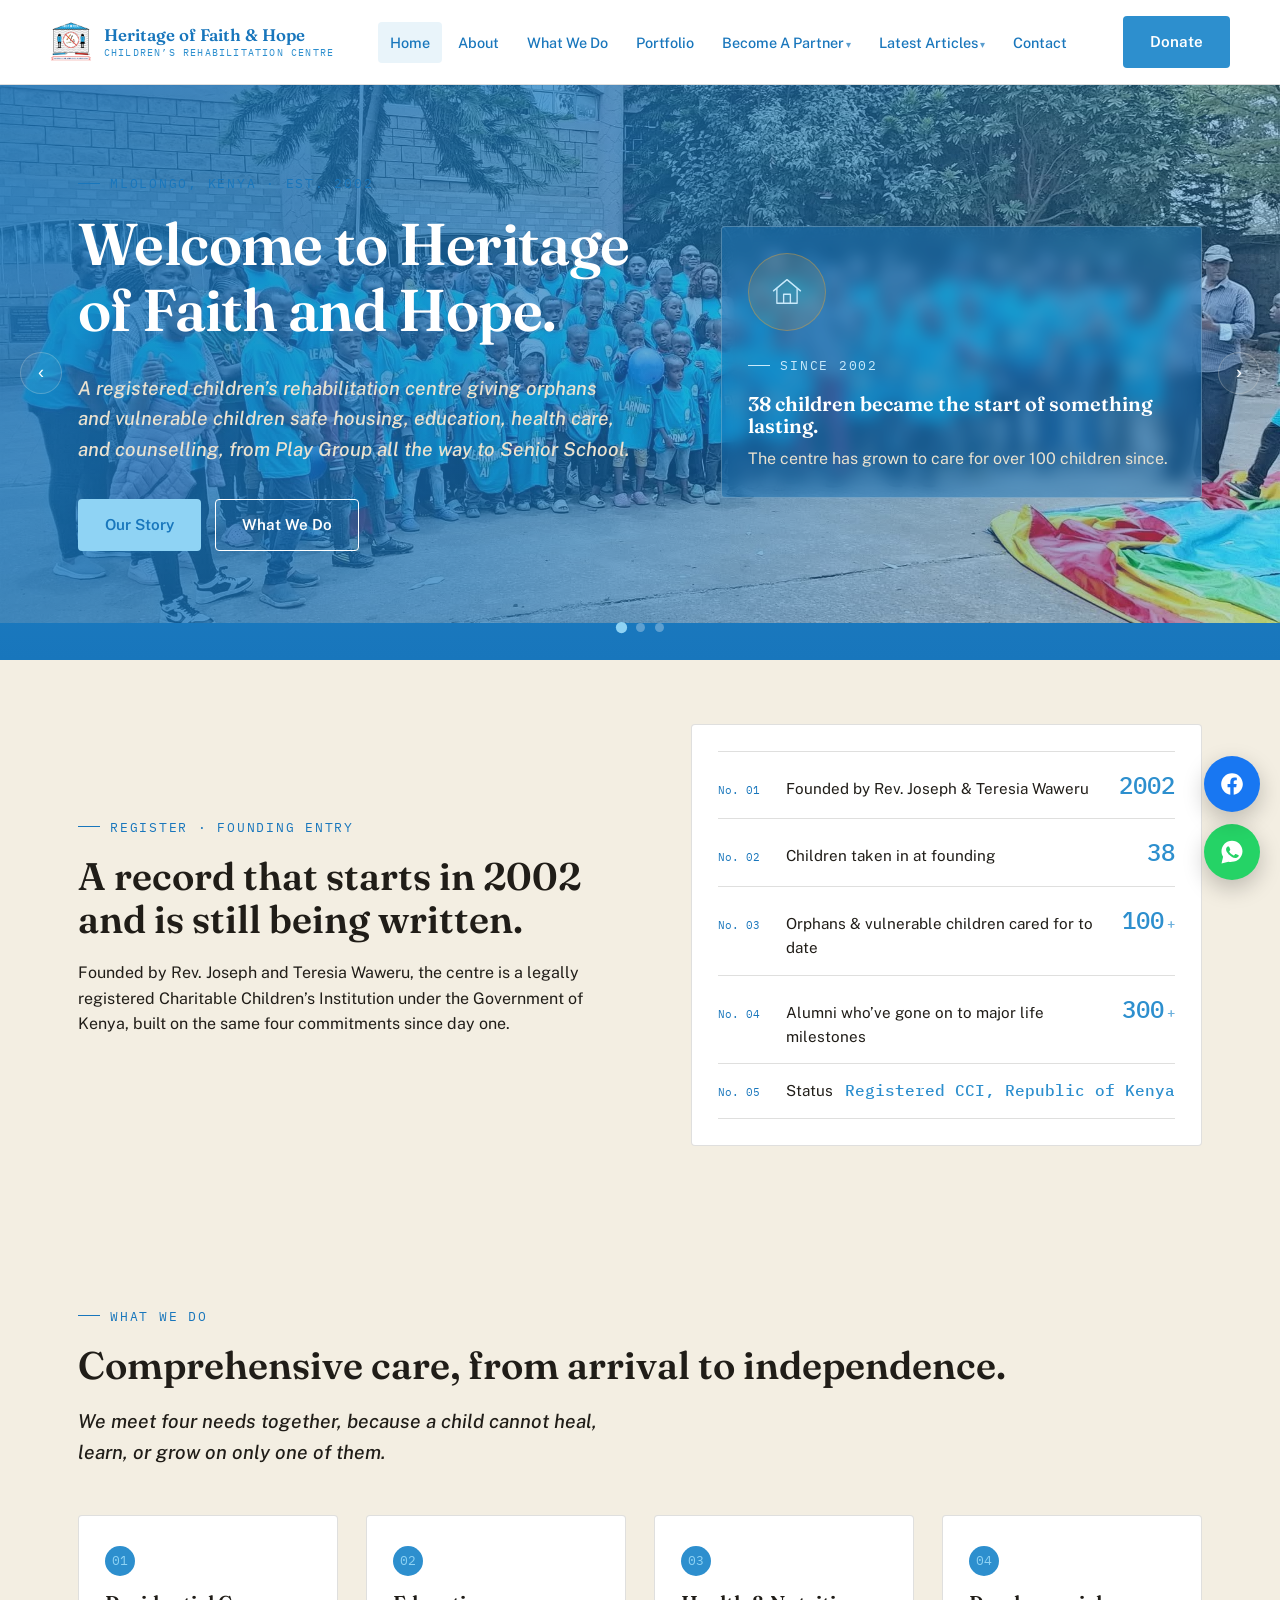
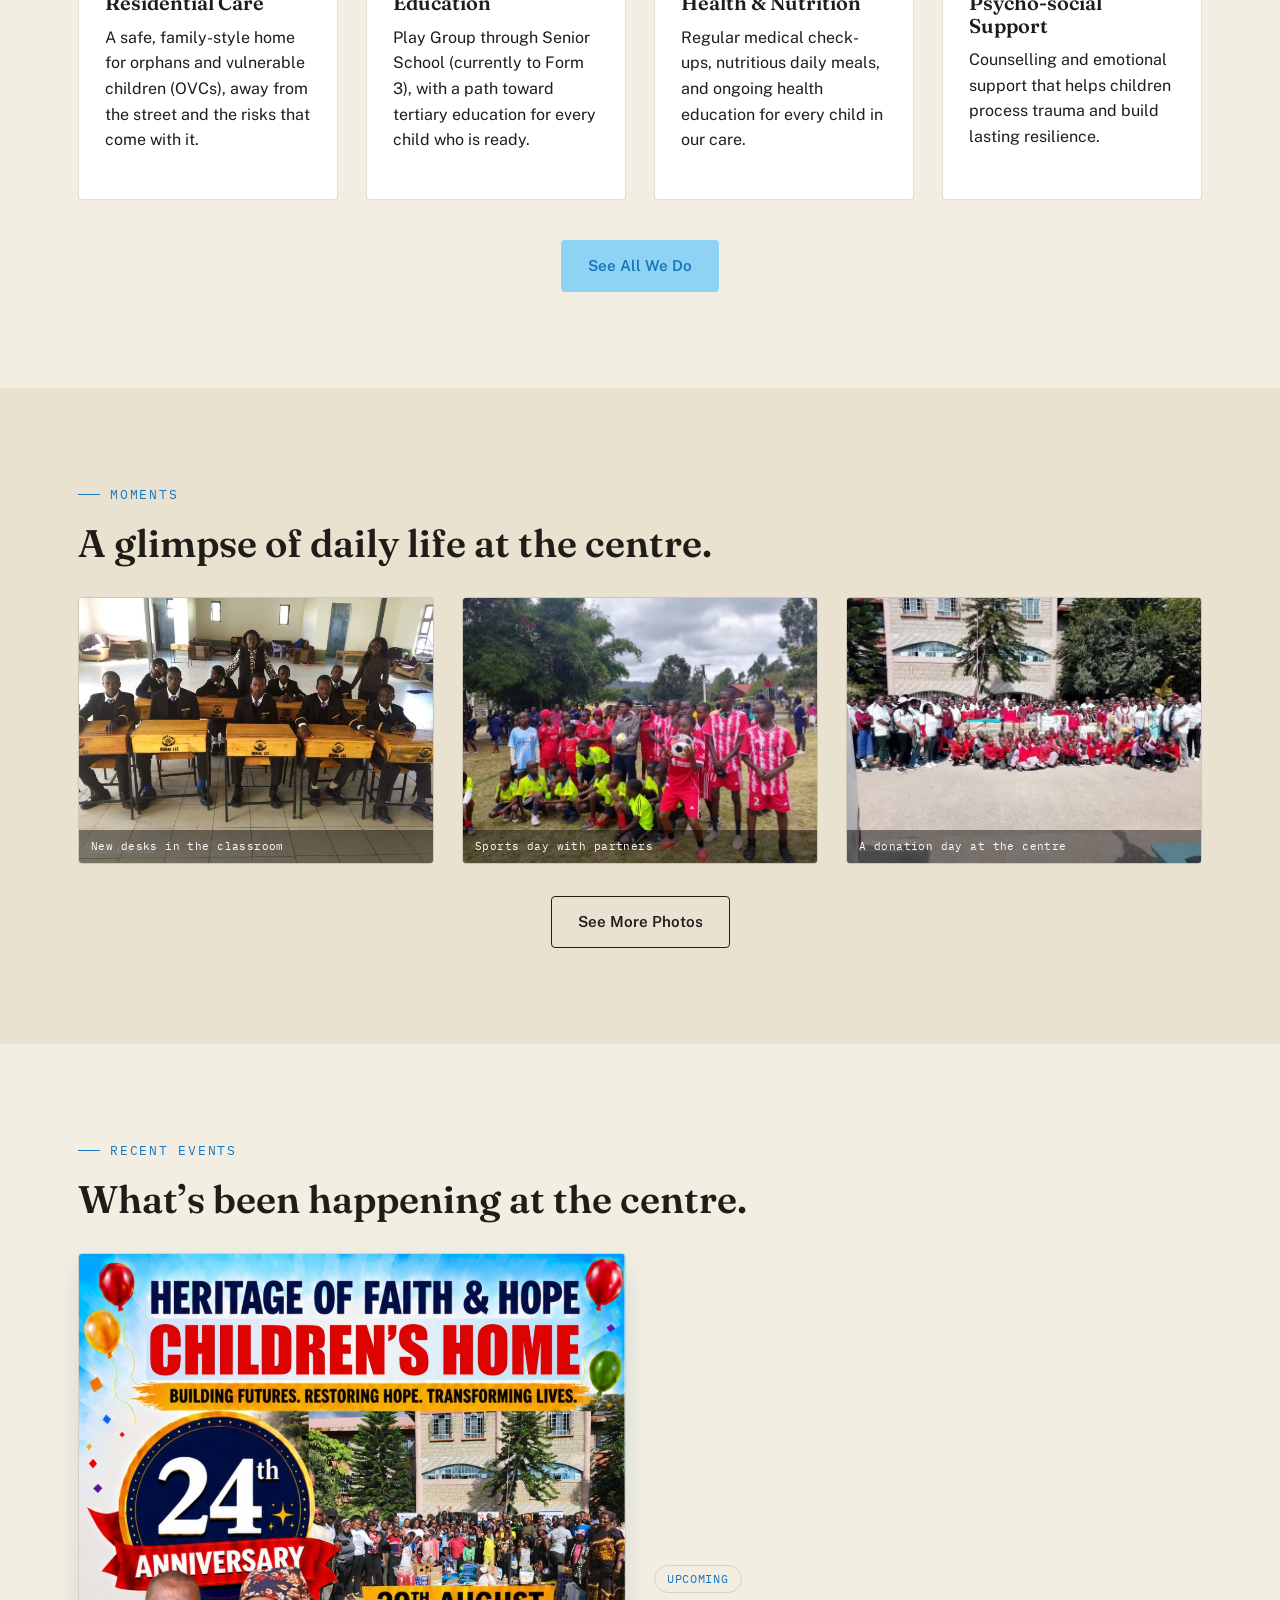
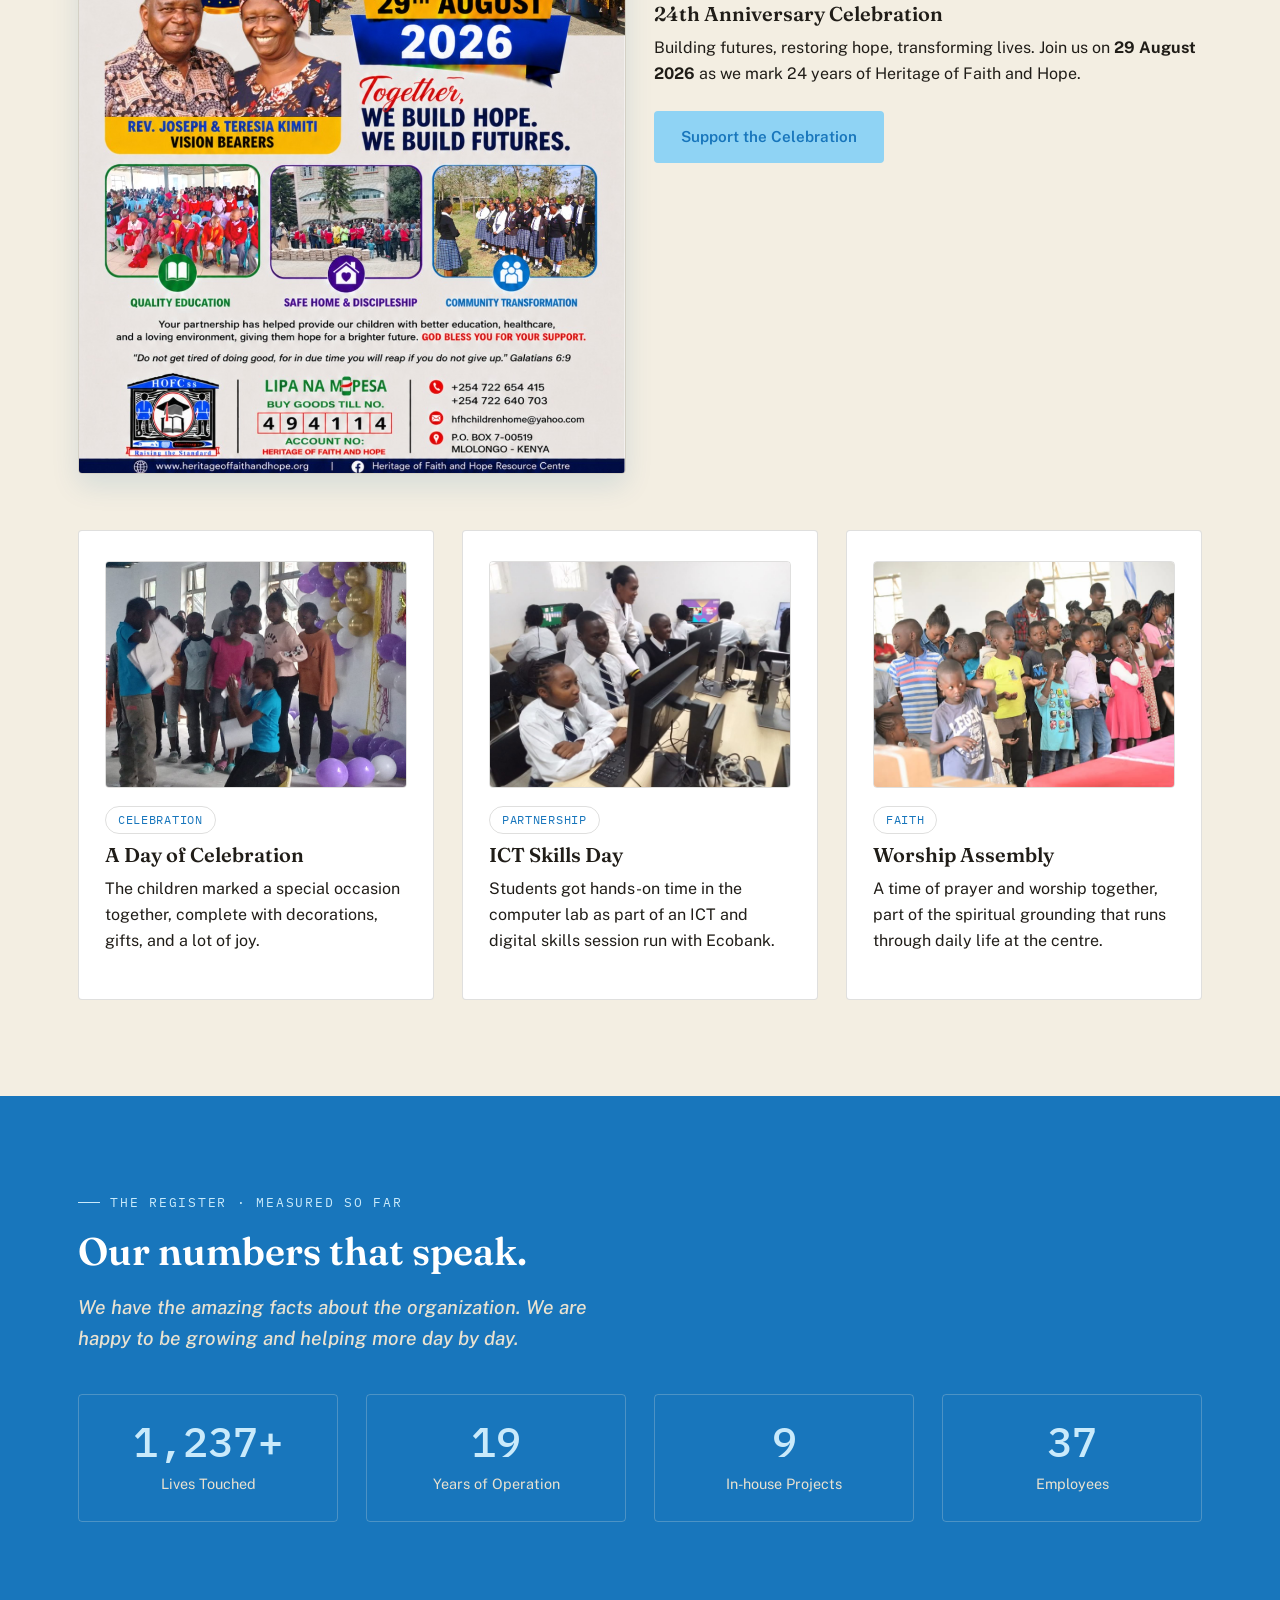
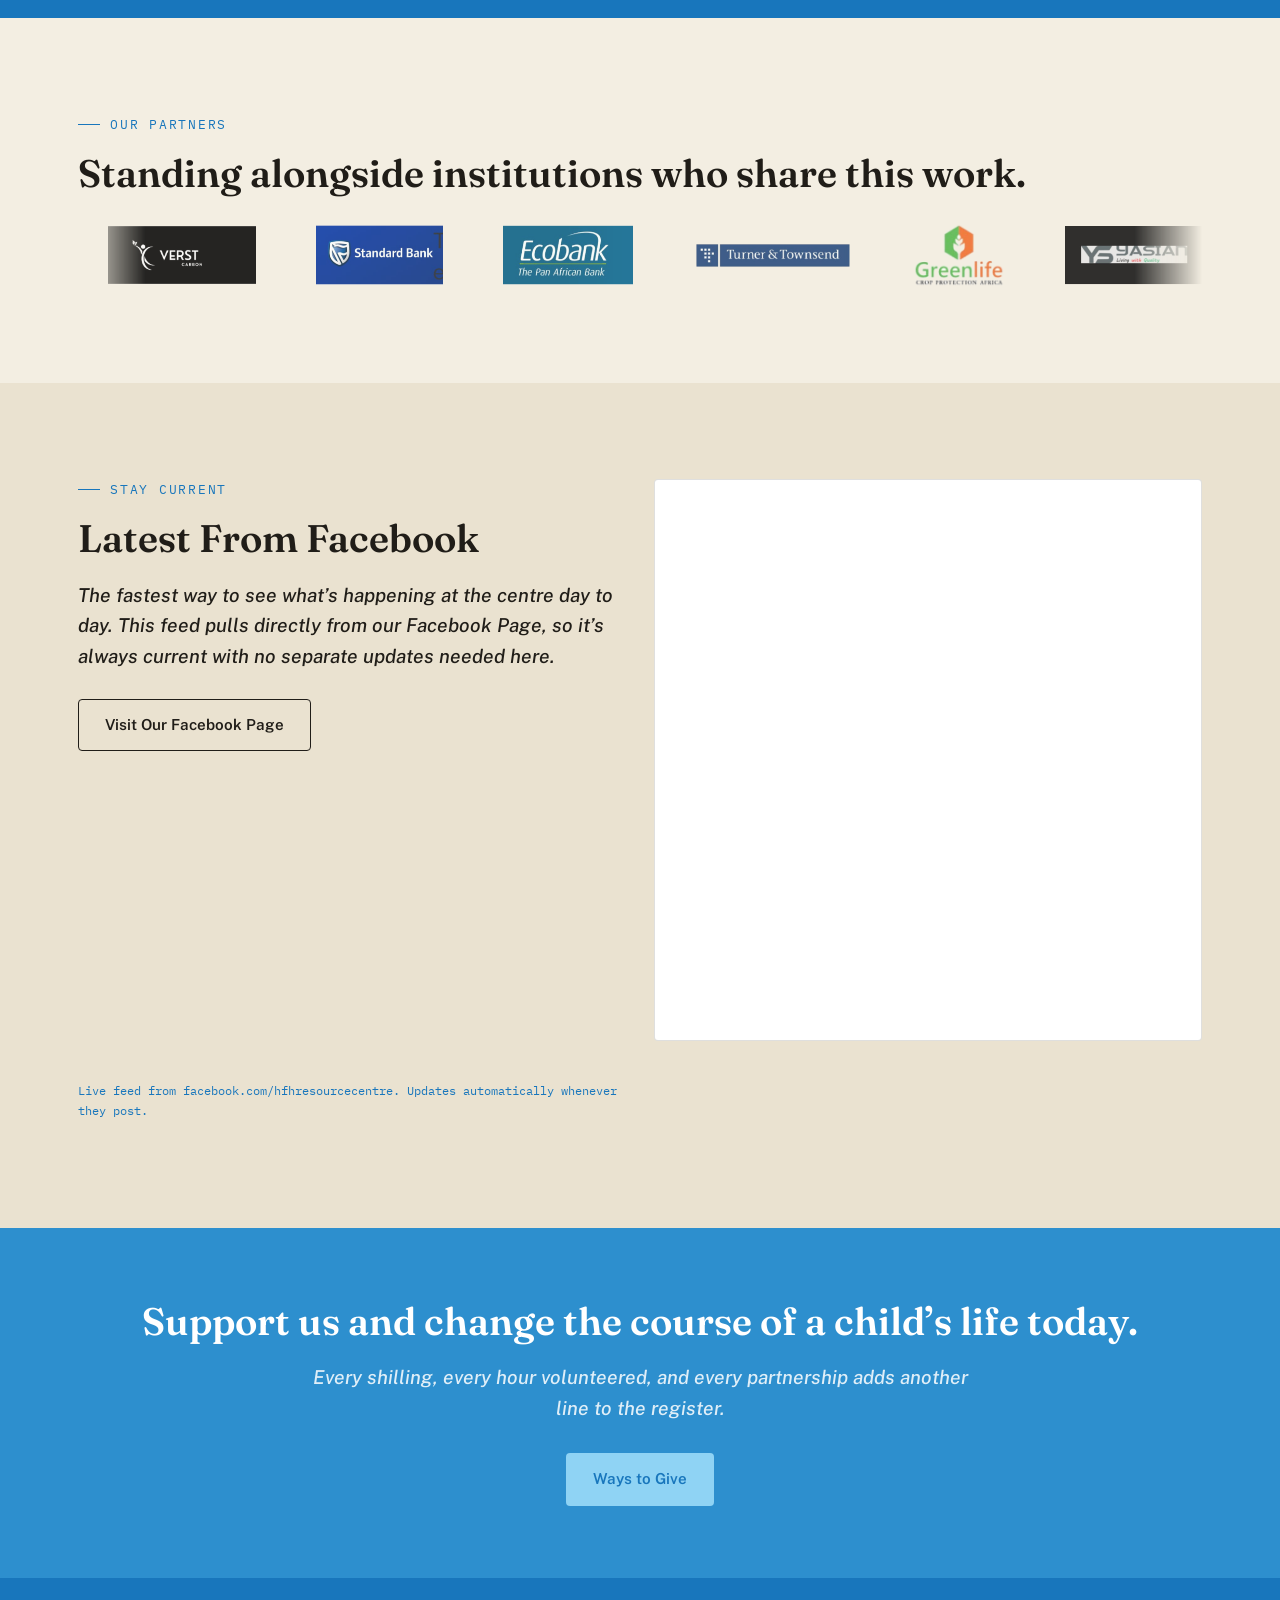
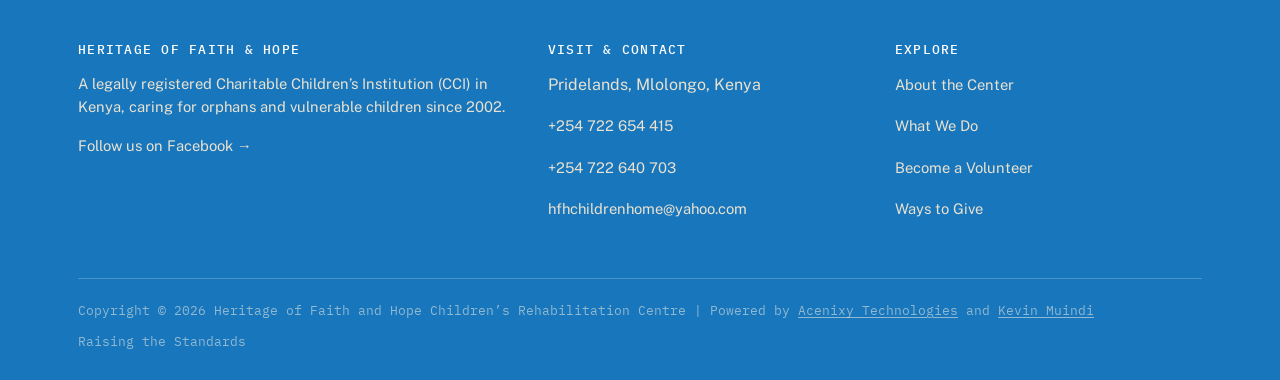
<file: index.html>
<!DOCTYPE html>
<html lang="en">
<head>
<meta charset="UTF-8">
<meta name="viewport" content="width=device-width, initial-scale=1.0">
<title>Home · Heritage of Faith and Hope</title>
<meta name="description" content="Heritage of Faith and Hope Children&rsquo;s Rehabilitation Centre: safe housing, education, health care and counselling for orphans and vulnerable children in Kenya since 2002.">
<link rel="stylesheet" href="css/styles.css">
</head>
<body>
  <header class="site-header">
    <div class="container nav">
      <a class="brand" href="index.html">
        <img src="assets/logo.png" alt="Heritage of Faith and Hope logo" class="brand-mark">
        <span class="brand-word">Heritage of Faith &amp; Hope<small>Children&rsquo;s Rehabilitation Centre</small></span>
      </a>
      <nav aria-label="Primary">
        <ul class="nav-links">
          <li><a class="nav-link is-active" href="index.html">Home</a></li>
<li><a class="nav-link" href="about.html">About</a></li>
<li><a class="nav-link" href="what-we-do.html">What We Do</a></li>
<li><a class="nav-link" href="portfolio.html">Portfolio</a></li>
<li class="has-dropdown">
              <a class="nav-link" href="become-a-partner.html">Become A Partner</a>
              <ul class="dropdown"><li><a href="become-a-volunteer.html">Become A Volunteer</a></li></ul>
            </li>
<li class="has-dropdown">
              <a class="nav-link" href="latest-articles.html">Latest Articles</a>
              <ul class="dropdown"><li><a href="gallery.html">Gallery</a></li></ul>
            </li>
<li><a class="nav-link" href="contact.html">Contact</a></li>
          <li class="btn-donate-mobile"><a class="btn btn-donate btn-block" href="donate.html">Donate</a></li>
        </ul>
      </nav>
      <div class="nav-actions">
        <a class="btn btn-donate" href="donate.html">Donate</a>
        <button class="nav-toggle" aria-label="Toggle menu" aria-expanded="false">☰</button>
      </div>
    </div>
  </header>
  
  <section class="hero-carousel" aria-roledescription="carousel" aria-label="Featured">
    <button class="carousel-arrow carousel-arrow--prev" aria-label="Previous slide">&#8249;</button>
    <button class="carousel-arrow carousel-arrow--next" aria-label="Next slide">&#8250;</button>
    <div class="carousel-track">

      <div class="carousel-slide" style="background-image:url('assets/carousel-welcome.jpg');">
        <div class="container hero-grid">
          <div>
            <p class="eyebrow">Mlolongo, Kenya &middot; Est. 2002</p>
            <h1>Welcome to Heritage of Faith and Hope.</h1>
            <p class="lede">A registered children&rsquo;s rehabilitation centre giving orphans and vulnerable children safe housing, education, health care, and counselling, from Play Group all the way to Senior School.</p>
            <div class="hero-actions">
              <a href="about.html" class="btn btn-primary">Our Story</a>
              <a href="what-we-do.html" class="btn btn-ghost">What We Do</a>
            </div>
          </div>
          <div class="hero-panel">
            <div class="slide-icon"><svg viewBox="0 0 64 64" fill="none" stroke="currentColor" stroke-width="2.4" stroke-linecap="round" stroke-linejoin="round"><path d="M8 30 32 10l24 20"/><path d="M14 26v26h36V26"/><path d="M26 52V36h12v16"/></svg></div>
            <p class="eyebrow" style="color:var(--gold-soft)">Since 2002</p>
            <h3 style="color:#fff; margin-bottom:8px;">38 children became the start of something lasting.</h3>
            <p style="color:var(--paper-2); margin-bottom:0;">The centre has grown to care for over 100 children since.</p>
          </div>
        </div>
      </div>

      <div class="carousel-slide" style="background-image:url('assets/carousel-volunteer.jpg');">
        <div class="container hero-grid">
          <div>
            <p class="eyebrow">Get Involved</p>
            <h1>Become a volunteer.</h1>
            <p class="lede">Join a close-knit family, not a rota. Tutor a class, run a health session, mentor a teenager, or simply spend a day with the children. Every hour changes something.</p>
            <div class="hero-actions">
              <a href="become-a-volunteer.html" class="btn btn-primary">Volunteer With Us</a>
              <a href="become-a-partner.html" class="btn btn-ghost">Partner Instead</a>
            </div>
          </div>
          <div class="hero-panel">
            <div class="slide-icon"><svg viewBox="0 0 64 64" fill="none" stroke="currentColor" stroke-width="2.4" stroke-linecap="round" stroke-linejoin="round"><path d="M10 34c8-14 20-18 30-10"/><path d="M54 34c-8-14-20-18-30-10"/><circle cx="32" cy="20" r="6"/><path d="M18 40c4 8 10 12 14 12s10-4 14-12"/></svg></div>
            <p class="eyebrow" style="color:var(--gold-soft)">Where You're Needed</p>
            <h3 style="color:#fff; margin-bottom:8px;">Tutoring, counselling, sports, and hands-on project support.</h3>
            <p style="color:var(--paper-2); margin-bottom:0;">A short orientation gets you started safely.</p>
          </div>
        </div>
      </div>

      <div class="carousel-slide" style="background-image:url('assets/carousel-donate.jpg');">
        <div class="container hero-grid">
          <div>
            <p class="eyebrow">Give Today</p>
            <h1>Every gift becomes a child&rsquo;s next chapter.</h1>
            <p class="lede">Give directly by M-Pesa, Ecobank, or bank transfer. Sponsor a child&rsquo;s education, fund a project, or set up a recurring gift. Every shilling reaches the centre directly.</p>
            <div class="hero-actions">
              <a href="donate.html" class="btn btn-primary">Ways to Give</a>
              <a href="portfolio.html" class="btn btn-ghost">See Our Projects</a>
            </div>
          </div>
          <div class="hero-panel">
            <div class="slide-icon"><svg viewBox="0 0 64 64" fill="none" stroke="currentColor" stroke-width="2.4" stroke-linecap="round" stroke-linejoin="round"><path d="M32 52 12 33c-6-6-6-15 0-20 5-5 13-5 18 1 5-6 13-6 18-1 6 5 6 14 0 20L32 52Z"/><path d="M24 30h6l3-6 4 10 3-4h4"/></svg></div>
            <p class="eyebrow" style="color:var(--gold-soft)">M-Pesa Till</p>
            <h3 style="color:#fff; margin-bottom:8px;">494114</h3>
            <p style="color:var(--paper-2); margin-bottom:0;">Bank transfer details are on the Donate page.</p>
          </div>
        </div>
      </div>

    </div>
    <div class="carousel-dots">
      <button class="carousel-dot is-active" aria-label="Slide 1: Welcome"></button>
      <button class="carousel-dot" aria-label="Slide 2: Become a Volunteer"></button>
      <button class="carousel-dot" aria-label="Slide 3: Donate"></button>
    </div>
  </section>

  <section class="section section--tight">
    <div class="container hero-grid" style="align-items:center;">
      <div class="reveal">
        <p class="eyebrow">Register &middot; Founding Entry</p>
        <h2>A record that starts in 2002 and is still being written.</h2>
        <p>Founded by Rev. Joseph and Teresia Waweru, the centre is a legally registered Charitable Children&rsquo;s Institution under the Government of Kenya, built on the same four commitments since day one.</p>
      </div>
      <div class="hero-panel reveal" style="background:#fff; border-color:var(--line);">
        <div class="register">
          <div class="register-line"><span class="register-no">No. 01</span><span class="register-label">Founded by Rev. Joseph &amp; Teresia Waweru</span><span class="register-value">2002</span></div>
          <div class="register-line"><span class="register-no">No. 02</span><span class="register-label">Children taken in at founding</span><span class="register-value">38</span></div>
          <div class="register-line"><span class="register-no">No. 03</span><span class="register-label">Orphans &amp; vulnerable children cared for to date</span><span class="register-value">100<span class="unit">+</span></span></div>
          <div class="register-line"><span class="register-no">No. 04</span><span class="register-label">Alumni who&rsquo;ve gone on to major life milestones</span><span class="register-value">300<span class="unit">+</span></span></div>
          <div class="register-line"><span class="register-no">No. 05</span><span class="register-label">Status</span><span class="register-value" style="font-size:1rem">Registered CCI, Republic of Kenya</span></div>
        </div>
      </div>
    </div>
  </section>

  <section class="section">
    <div class="container">
      <p class="eyebrow">What We Do</p>
      <h2 class="reveal">Comprehensive care, from arrival to independence.</h2>
      <p class="lede reveal" style="margin-bottom:48px;">We meet four needs together, because a child cannot heal, learn, or grow on only one of them.</p>
      <div class="grid grid-4">
        <div class="card reveal">
          <div class="card-number">01</div>
          <h3>Residential Care</h3>
          <p>A safe, family-style home for orphans and vulnerable children (OVCs), away from the street and the risks that come with it.</p>
        </div>
        <div class="card reveal">
          <div class="card-number">02</div>
          <h3>Education</h3>
          <p>Play Group through Senior School (currently to Form 3), with a path toward tertiary education for every child who is ready.</p>
        </div>
        <div class="card reveal">
          <div class="card-number">03</div>
          <h3>Health &amp; Nutrition</h3>
          <p>Regular medical check-ups, nutritious daily meals, and ongoing health education for every child in our care.</p>
        </div>
        <div class="card reveal">
          <div class="card-number">04</div>
          <h3>Psycho-social Support</h3>
          <p>Counselling and emotional support that helps children process trauma and build lasting resilience.</p>
        </div>
      </div>
      <div class="text-center reveal" style="margin-top:40px;">
        <a href="what-we-do.html" class="btn btn-primary">See All We Do</a>
      </div>
    </div>
  </section>

  <section class="section section--sunken">
    <div class="container">
      <p class="eyebrow">Moments</p>
      <h2 class="reveal">A glimpse of daily life at the centre.</h2>
      <div class="grid grid-3" style="margin-top:32px;">
        <div class="real-photo reveal">
      <img src="assets/classroom-desks.jpg" alt="New classroom desks" loading="lazy">
      <span class="illustration-caption">New desks in the classroom</span>
    </div>
        <div class="real-photo reveal">
      <img src="assets/sports-day-partners.jpg" alt="Sports day with partners" loading="lazy">
      <span class="illustration-caption">Sports day with partners</span>
    </div>
        <div class="real-photo reveal">
      <img src="assets/group-donation-event.jpg" alt="A community donation day" loading="lazy">
      <span class="illustration-caption">A donation day at the centre</span>
    </div>
      </div>
      <div class="text-center reveal" style="margin-top:32px;">
        <a href="gallery.html" class="btn btn-ghost">See More Photos</a>
      </div>
    </div>
  </section>

  <section class="section">
    <div class="container">
      <p class="eyebrow">Recent Events</p>
      <h2 class="reveal">What&rsquo;s been happening at the centre.</h2>

      <div class="grid grid-2" style="align-items:center; margin-top:32px; margin-bottom:56px;">
        <div class="reveal" style="text-align:center;">
          <img src="assets/24th-anniversary-poster.jpg" alt="24th Anniversary poster, 29 August 2026" loading="lazy" style="max-width:100%; border-radius:var(--radius); border:1px solid var(--line); box-shadow:0 12px 28px rgba(11,90,150,0.12);">
        </div>
        <div class="reveal">
          <span class="tag">Upcoming</span>
          <h3>24th Anniversary Celebration</h3>
          <p>Building futures, restoring hope, transforming lives. Join us on <strong>29 August 2026</strong> as we mark 24 years of Heritage of Faith and Hope.</p>
          <a href="donate.html" class="btn btn-primary" style="margin-top:8px;">Support the Celebration</a>
        </div>
      </div>

      <div class="grid grid-3" style="margin-top:32px;">
        <div class="card reveal">
          <div class="real-photo" style="margin-bottom:18px;">
            <img src="assets/celebration-day.jpg" alt="A celebration day at the centre" loading="lazy">
          </div>
          <span class="tag">Celebration</span>
          <h3>A Day of Celebration</h3>
          <p>The children marked a special occasion together, complete with decorations, gifts, and a lot of joy.</p>
        </div>
        <div class="card reveal">
          <div class="real-photo" style="margin-bottom:18px;">
            <img src="assets/ict-skills-day.jpg" alt="ICT skills day with Ecobank" loading="lazy">
          </div>
          <span class="tag">Partnership</span>
          <h3>ICT Skills Day</h3>
          <p>Students got hands-on time in the computer lab as part of an ICT and digital skills session run with Ecobank.</p>
        </div>
        <div class="card reveal">
          <div class="real-photo" style="margin-bottom:18px;">
            <img src="assets/worship-assembly.jpg" alt="Worship assembly with the children" loading="lazy">
          </div>
          <span class="tag">Faith</span>
          <h3>Worship Assembly</h3>
          <p>A time of prayer and worship together, part of the spiritual grounding that runs through daily life at the centre.</p>
        </div>
      </div>
    </div>
  </section>

  <section class="section facts-strip">
    <div class="container">
      <p class="eyebrow" style="color:var(--gold-soft)">The Register &middot; Measured So Far</p>
      <h2 class="reveal">Our numbers that speak.</h2>
      <p class="lede reveal" style="color:var(--paper-2);">We have the amazing facts about the organization. We are happy to be growing and helping more day by day.</p>
      <div class="counter-grid">
        <div class="counter-item reveal">
          <div class="counter-value" data-target="1500" data-suffix="+">0+</div>
          <div class="counter-label">Lives Touched</div>
        </div><div class="counter-item reveal">
          <div class="counter-value" data-target="24" data-suffix="">0</div>
          <div class="counter-label">Years of Operation</div>
        </div><div class="counter-item reveal">
          <div class="counter-value" data-target="12" data-suffix="">0</div>
          <div class="counter-label">In-house Projects</div>
        </div><div class="counter-item reveal">
          <div class="counter-value" data-target="45" data-suffix="">0</div>
          <div class="counter-label">Employees</div>
        </div>
      </div>
    </div>
  </section>

  <section class="section">
    <div class="container">
      <p class="eyebrow">Our Partners</p>
      <h2 class="reveal">Standing alongside institutions who share this work.</h2>
<div class="logo-marquee reveal" style="margin-top:28px;"><div class="logo-marquee-track"><div class="logo-marquee-item"><img src="assets/partner-verst-carbon.png" alt="Verst Carbon" loading="lazy"></div><div class="logo-marquee-item"><img src="assets/partner-standard-bank.png" alt="Standard Bank" loading="lazy"></div><div class="logo-marquee-item"><img src="assets/partner-ecobank.png" alt="Ecobank" loading="lazy"></div><div class="logo-marquee-item"><img src="assets/partner-turner-townsend.png" alt="Turner & Townsend" loading="lazy"></div><div class="logo-marquee-item"><img src="assets/partner-greenlife.png" alt="Greenlife Crop Protection Africa" loading="lazy"></div><div class="logo-marquee-item"><img src="assets/partner-yasian.png" alt="Yasian" loading="lazy"></div><div class="logo-marquee-item"><img src="assets/partner-naivas.png" alt="Naivas" loading="lazy"></div><div class="logo-marquee-item"><img src="assets/partner-standard-chartered.png" alt="Standard Chartered" loading="lazy"></div><div class="logo-marquee-item"><img src="assets/partner-expert-home-touch.png" alt="Expert Home Touch Ltd" loading="lazy"></div><div class="logo-marquee-item"><img src="assets/partner-isaca-kenya.png" alt="ISACA Kenya Chapter" loading="lazy"></div><div class="logo-marquee-item"><img src="assets/partner-essential-drugs.png" alt="Essential Drugs Ltd" loading="lazy"></div><div class="logo-marquee-item"><img src="assets/partner-lions-international.png" alt="Lions International" loading="lazy"></div><div class="logo-marquee-item"><img src="assets/partner-basco-paints.png" alt="Basco Paints" loading="lazy"></div><div class="logo-marquee-item"><img src="assets/partner-doshi-hardware.png" alt="Doshi Hardware" loading="lazy"></div><div class="logo-marquee-item"><img src="assets/partner-mabati-rolling-mills.png" alt="Mabati Rolling Mills" loading="lazy"></div><div class="logo-marquee-item"><img src="assets/partner-sheffield-green-solutions.png" alt="Sheffield Green Solutions" loading="lazy"></div><div class="logo-marquee-item"><img src="assets/partner-volunthearts.png" alt="Volunthearts" loading="lazy"></div><div class="logo-marquee-item"><img src="assets/partner-ushindi-christian-ministries.png" alt="Ushindi Christian Ministries" loading="lazy"></div><div class="logo-marquee-item"><img src="assets/partner-verst-carbon.png" alt="Verst Carbon" loading="lazy"></div><div class="logo-marquee-item"><img src="assets/partner-standard-bank.png" alt="Standard Bank" loading="lazy"></div><div class="logo-marquee-item"><img src="assets/partner-ecobank.png" alt="Ecobank" loading="lazy"></div><div class="logo-marquee-item"><img src="assets/partner-turner-townsend.png" alt="Turner & Townsend" loading="lazy"></div><div class="logo-marquee-item"><img src="assets/partner-greenlife.png" alt="Greenlife Crop Protection Africa" loading="lazy"></div><div class="logo-marquee-item"><img src="assets/partner-yasian.png" alt="Yasian" loading="lazy"></div><div class="logo-marquee-item"><img src="assets/partner-naivas.png" alt="Naivas" loading="lazy"></div><div class="logo-marquee-item"><img src="assets/partner-standard-chartered.png" alt="Standard Chartered" loading="lazy"></div><div class="logo-marquee-item"><img src="assets/partner-expert-home-touch.png" alt="Expert Home Touch Ltd" loading="lazy"></div><div class="logo-marquee-item"><img src="assets/partner-isaca-kenya.png" alt="ISACA Kenya Chapter" loading="lazy"></div><div class="logo-marquee-item"><img src="assets/partner-essential-drugs.png" alt="Essential Drugs Ltd" loading="lazy"></div><div class="logo-marquee-item"><img src="assets/partner-lions-international.png" alt="Lions International" loading="lazy"></div><div class="logo-marquee-item"><img src="assets/partner-basco-paints.png" alt="Basco Paints" loading="lazy"></div><div class="logo-marquee-item"><img src="assets/partner-doshi-hardware.png" alt="Doshi Hardware" loading="lazy"></div><div class="logo-marquee-item"><img src="assets/partner-mabati-rolling-mills.png" alt="Mabati Rolling Mills" loading="lazy"></div><div class="logo-marquee-item"><img src="assets/partner-sheffield-green-solutions.png" alt="Sheffield Green Solutions" loading="lazy"></div><div class="logo-marquee-item"><img src="assets/partner-volunthearts.png" alt="Volunthearts" loading="lazy"></div><div class="logo-marquee-item"><img src="assets/partner-ushindi-christian-ministries.png" alt="Ushindi Christian Ministries" loading="lazy"></div></div></div>
    </div>
  </section>

  <section class="section section--sunken">
    <div class="container grid grid-2" style="align-items:flex-start;">
      <div class="reveal">
        <p class="eyebrow">Stay Current</p>
        <h2>Latest From Facebook</h2>
        <p class="lede">The fastest way to see what&rsquo;s happening at the centre day to day. This feed pulls directly from our Facebook Page, so it&rsquo;s always current with no separate updates needed here.</p>
        <a href="https://web.facebook.com/hfhresourcecentre" target="_blank" rel="noopener" class="btn btn-ghost" style="margin-top:8px;">Visit Our Facebook Page</a>
      </div>
      <div class="fb-embed-wrap reveal">
      <iframe src="https://www.facebook.com/plugins/page.php?href=https%3A%2F%2Fwww.facebook.com%2Fhfhresourcecentre&tabs=timeline&width=500&height=560&small_header=false&adapt_container_width=true&hide_cover=false&show_facepile=true" width="500" height="560" style="border:none;overflow:hidden"
        scrolling="no" frameborder="0" allowfullscreen="true"
        allow="autoplay; clipboard-write; encrypted-media; picture-in-picture; web-share"
        title="Heritage of Faith and Hope on Facebook"></iframe>
    </div>
    <p class="fb-embed-note">Live feed from <a href="https://www.facebook.com/hfhresourcecentre" target="_blank" rel="noopener">facebook.com/hfhresourcecentre</a>. Updates automatically whenever they post.</p>
    </div>
  </section>

  <section class="cta-band">
    <div class="container">
      <h2>Support us and change the course of a child&rsquo;s life today.</h2>
      <p class="lede text-center" style="max-width:56ch; margin-left:auto; margin-right:auto;">Every shilling, every hour volunteered, and every partnership adds another line to the register.</p>
      <a href="donate.html" class="btn btn-primary">Ways to Give</a>
    </div>
  </section>

  <footer class="site-footer">
    <div class="container">
      <div class="footer-grid">
        <div>
          <h4>Heritage of Faith &amp; Hope</h4>
          <p>A legally registered Charitable Children&rsquo;s Institution (CCI) in Kenya, caring for orphans and vulnerable children since 2002.</p>
          <p><a href="https://web.facebook.com/hfhresourcecentre" target="_blank" rel="noopener">Follow us on Facebook &rarr;</a></p>
        </div>
        <div>
          <h4>Visit &amp; Contact</h4>
          <ul class="stack">
            <li>Pridelands, Mlolongo, Kenya</li>
            <li><a href="tel:+254722654415">+254 722 654 415</a></li>
            <li><a href="tel:+254722640703">+254 722 640 703</a></li>
            <li><a href="mailto:hfhchildrenhome@yahoo.com">hfhchildrenhome@yahoo.com</a></li>
          </ul>
        </div>
        <div>
          <h4>Explore</h4>
          <ul class="stack">
            <li><a href="about.html">About the Center</a></li>
            <li><a href="what-we-do.html">What We Do</a></li>
            <li><a href="become-a-volunteer.html">Become a Volunteer</a></li>
            <li><a href="donate.html">Ways to Give</a></li>
          </ul>
        </div>
      </div>
      <div class="footer-bottom">
        <span>Copyright &copy; 2026 Heritage of Faith and Hope Children&rsquo;s Rehabilitation Centre | Powered by <a href="https://acenixytech.co.ke/" target="_blank" rel="noopener">Acenixy Technologies</a> and <a href="https://muindikelvin.github.io/" target="_blank" rel="noopener">Kevin Muindi</a></span>
        <span>Raising the Standards</span>
      </div>
    </div>
  </footer>
  <a href="https://wa.me/254722654415?text=Hi%2C%20I%27d%20like%20to%20get%20in%20touch%20with%20Heritage%20of%20Faith%20and%20Hope." target="_blank" rel="noopener" class="whatsapp-float" aria-label="Chat with us on WhatsApp">
    <svg viewBox="0 0 32 32" xmlns="http://www.w3.org/2000/svg"><path d="M16.004 3C9.377 3 4 8.373 4 15c0 2.34.673 4.523 1.837 6.37L4 29l7.84-1.79A12.93 12.93 0 0 0 16.004 27C22.63 27 28 21.627 28 15S22.63 3 16.004 3Zm7.1 18.1c-.3.85-1.72 1.62-2.37 1.7-.6.08-1.36.11-2.2-.14-.5-.15-1.15-.37-1.98-.72-3.48-1.5-5.75-5-5.92-5.24-.17-.24-1.41-1.88-1.41-3.58 0-1.7.9-2.53 1.21-2.88.32-.35.7-.44.93-.44.24 0 .47 0 .68.01.22.01.51-.08.8.61.3.71 1.01 2.46 1.1 2.64.09.18.15.4.03.64-.12.24-.18.39-.36.6-.18.21-.38.47-.54.63-.18.18-.37.37-.16.73.21.36.93 1.53 1.99 2.48 1.37 1.22 2.52 1.6 2.88 1.78.36.18.57.15.78-.09.21-.24.9-1.05 1.14-1.41.24-.36.48-.3.81-.18.33.12 2.1.99 2.46 1.17.36.18.6.27.69.42.09.15.09.85-.21 1.7Z"/></svg>
  </a>
    <a href="https://www.facebook.com/hfhresourcecentre" target="_blank" rel="noopener" class="facebook-float" aria-label="Visit our Facebook page">
    <svg viewBox="0 0 24 24" xmlns="http://www.w3.org/2000/svg"><path d="M22 12.06C22 6.505 17.523 2 12 2S2 6.505 2 12.06c0 5.02 3.657 9.184 8.438 9.94v-7.03H7.898v-2.91h2.54V9.845c0-2.522 1.492-3.915 3.777-3.915 1.094 0 2.238.196 2.238.196v2.475h-1.26c-1.243 0-1.63.774-1.63 1.567v1.882h2.773l-.443 2.91h-2.33V22c4.78-.756 8.437-4.92 8.437-9.94Z"/></svg>
  </a>
    <script src="js/main.js"></script>
</body>
</html>
</file>
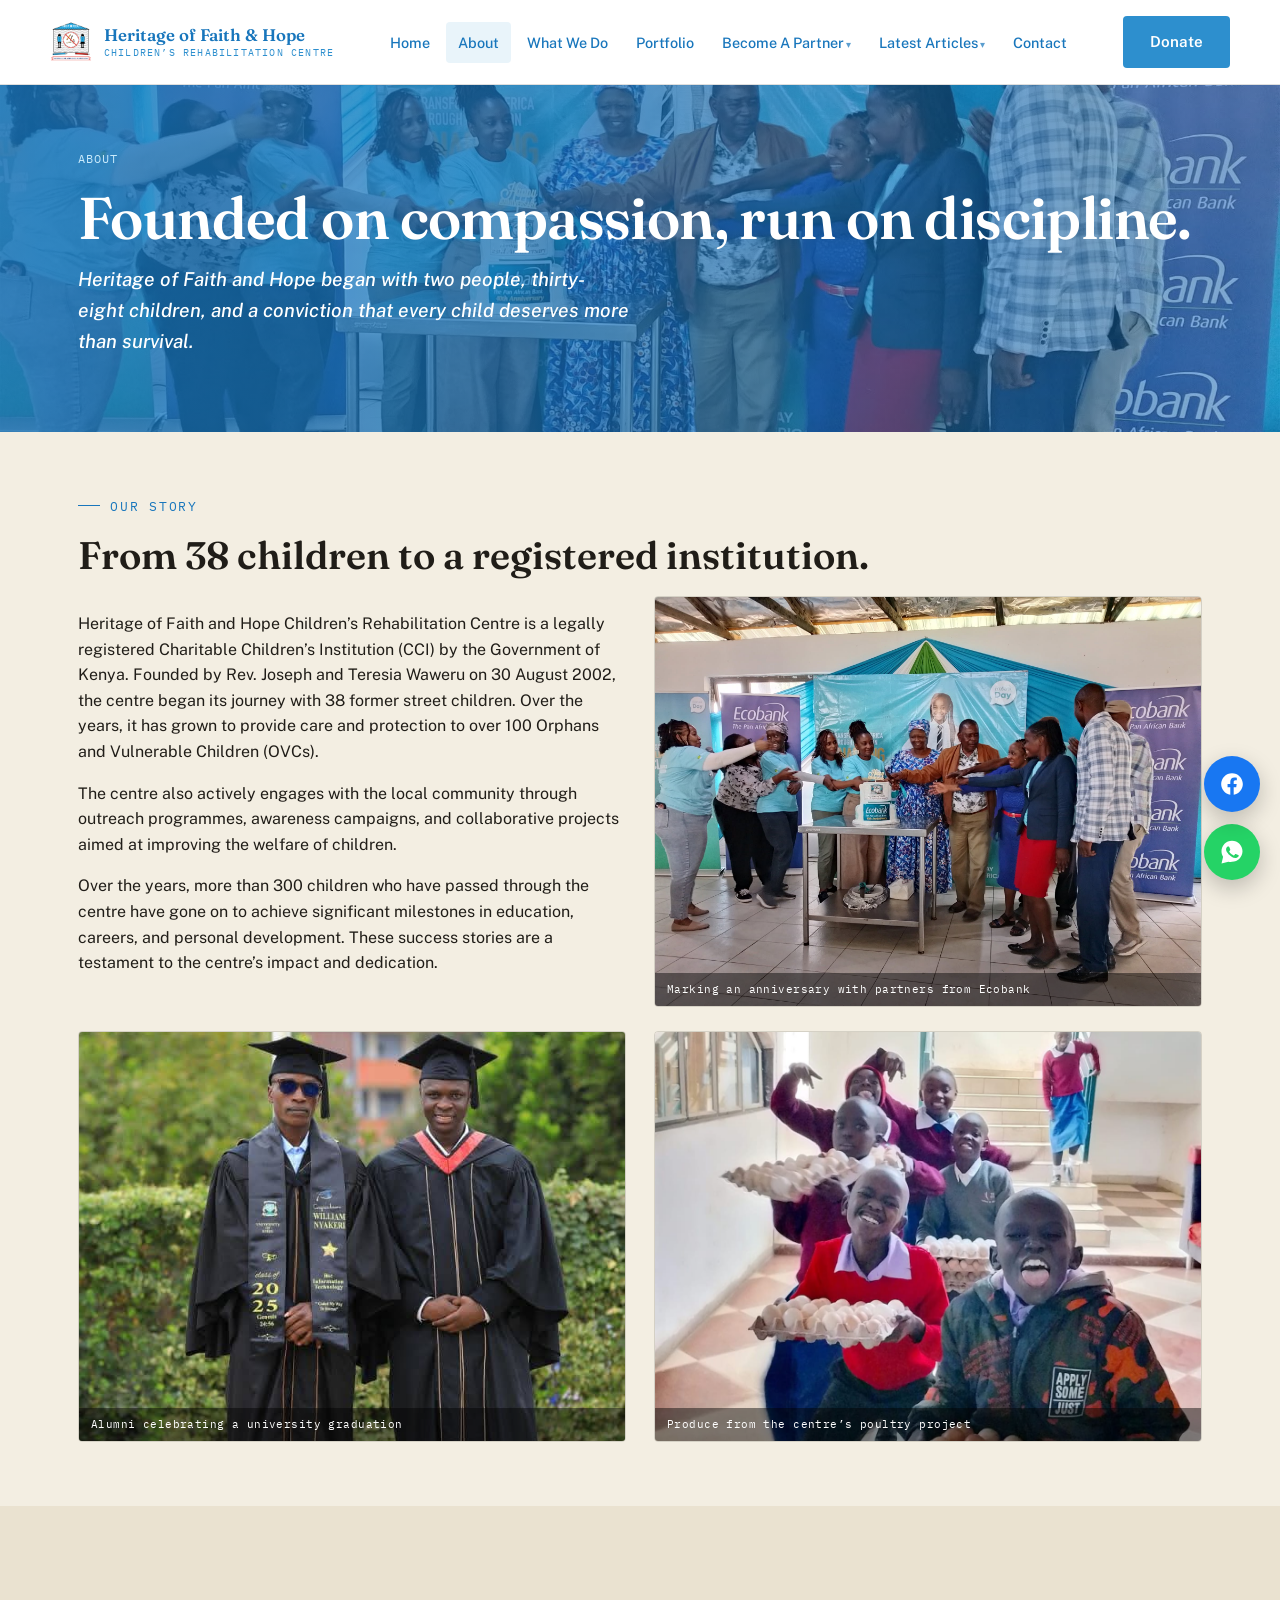
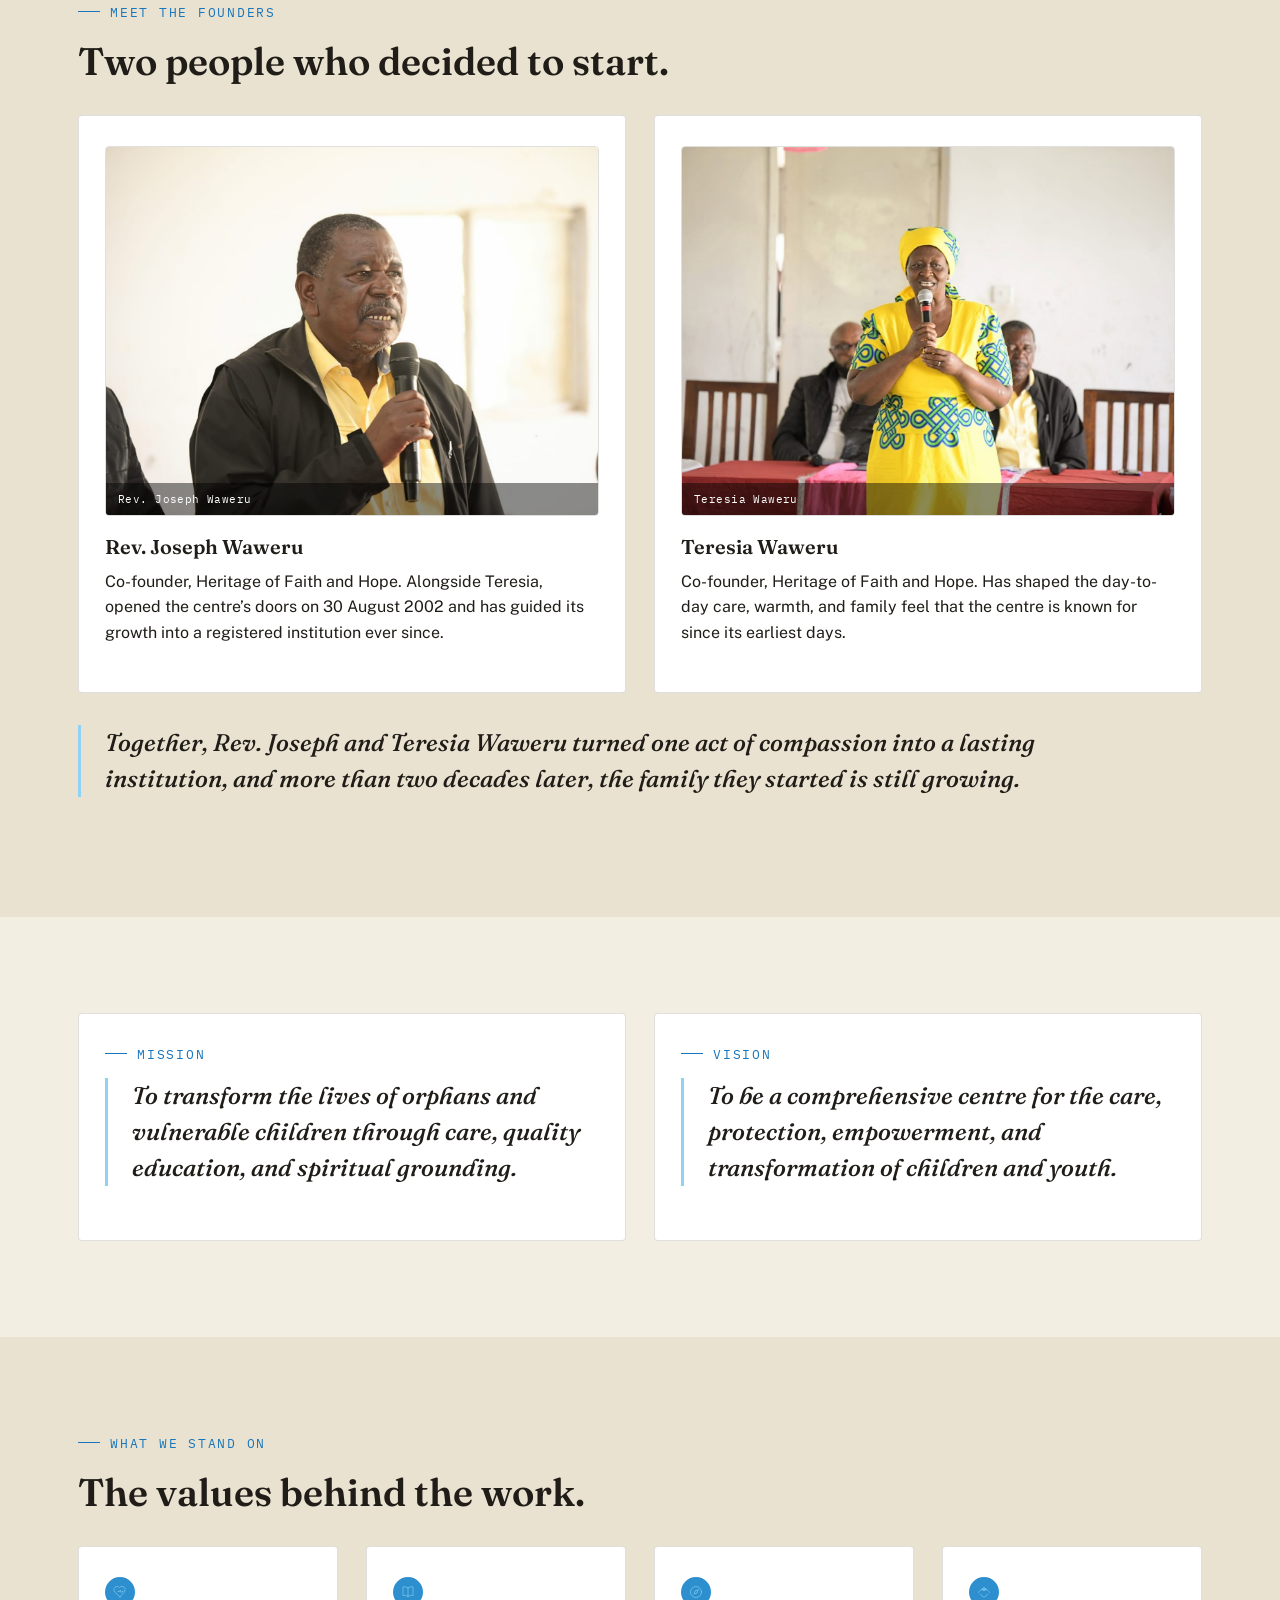
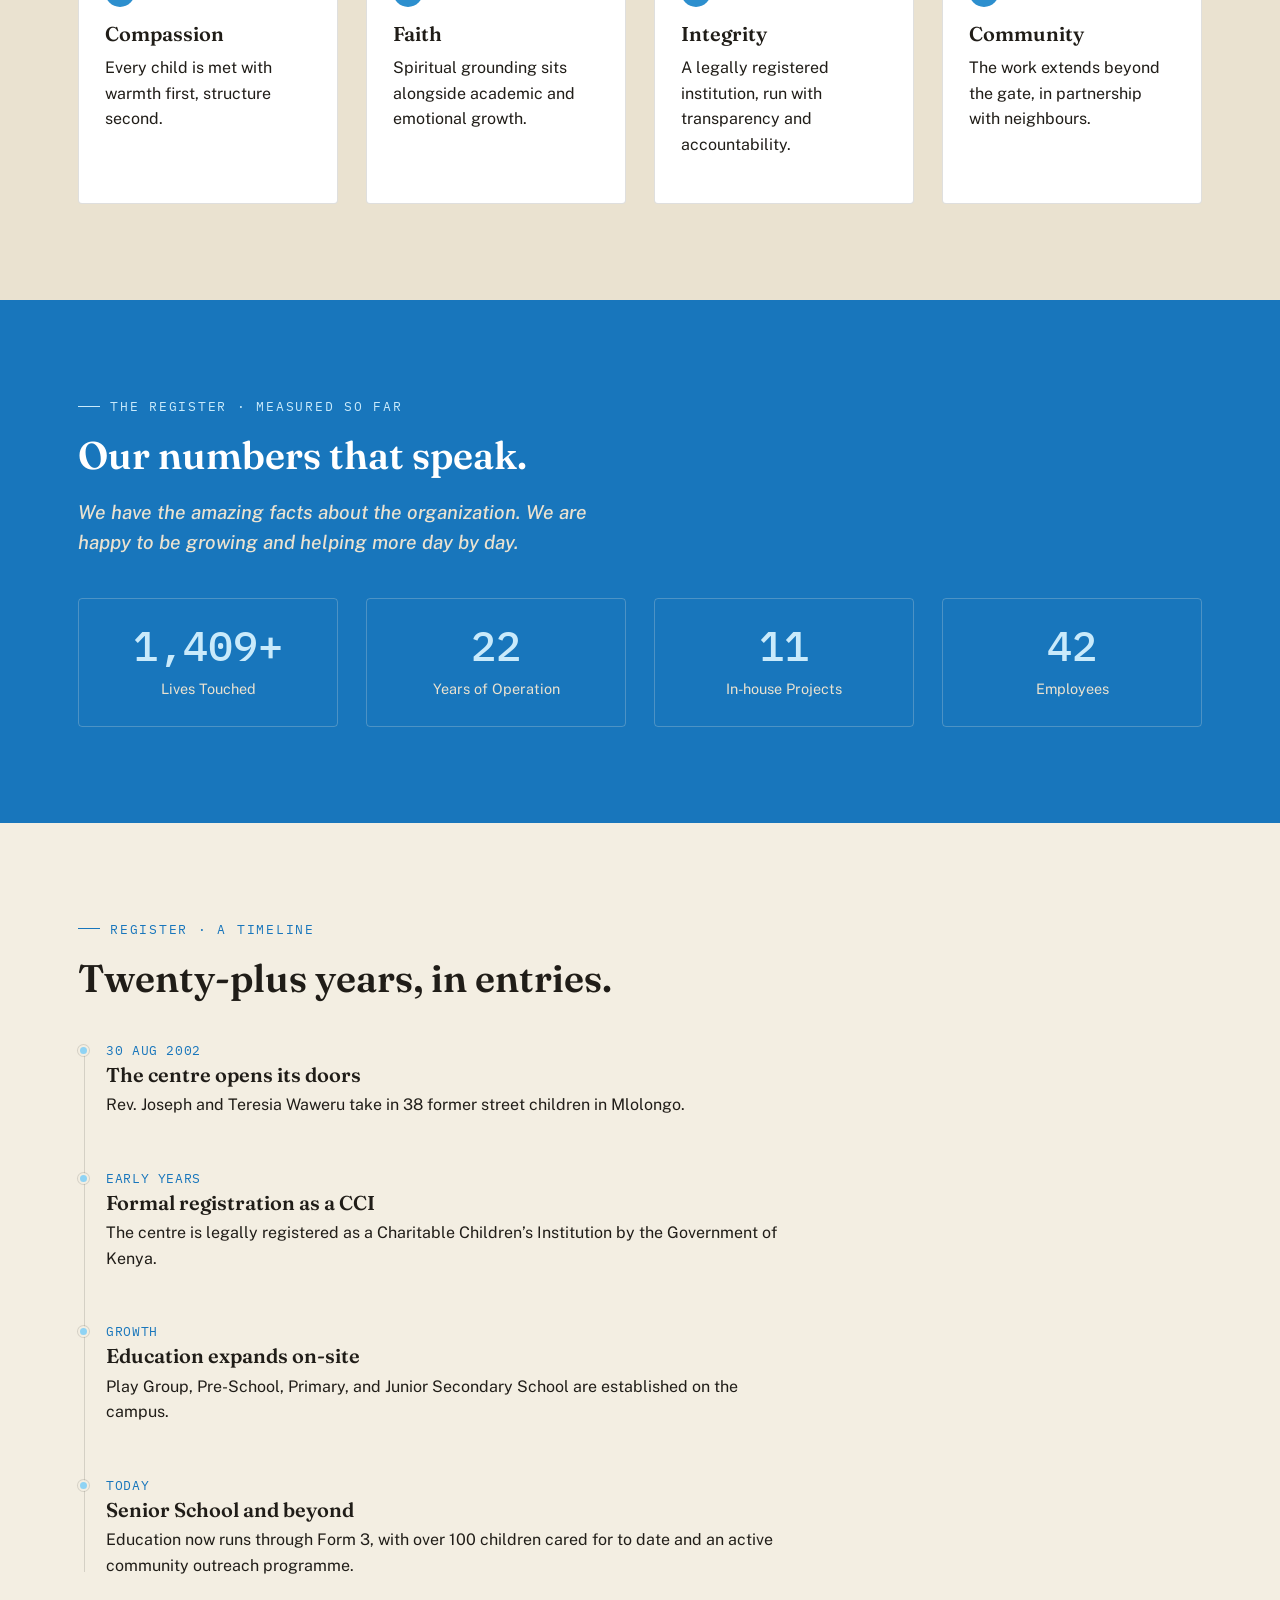
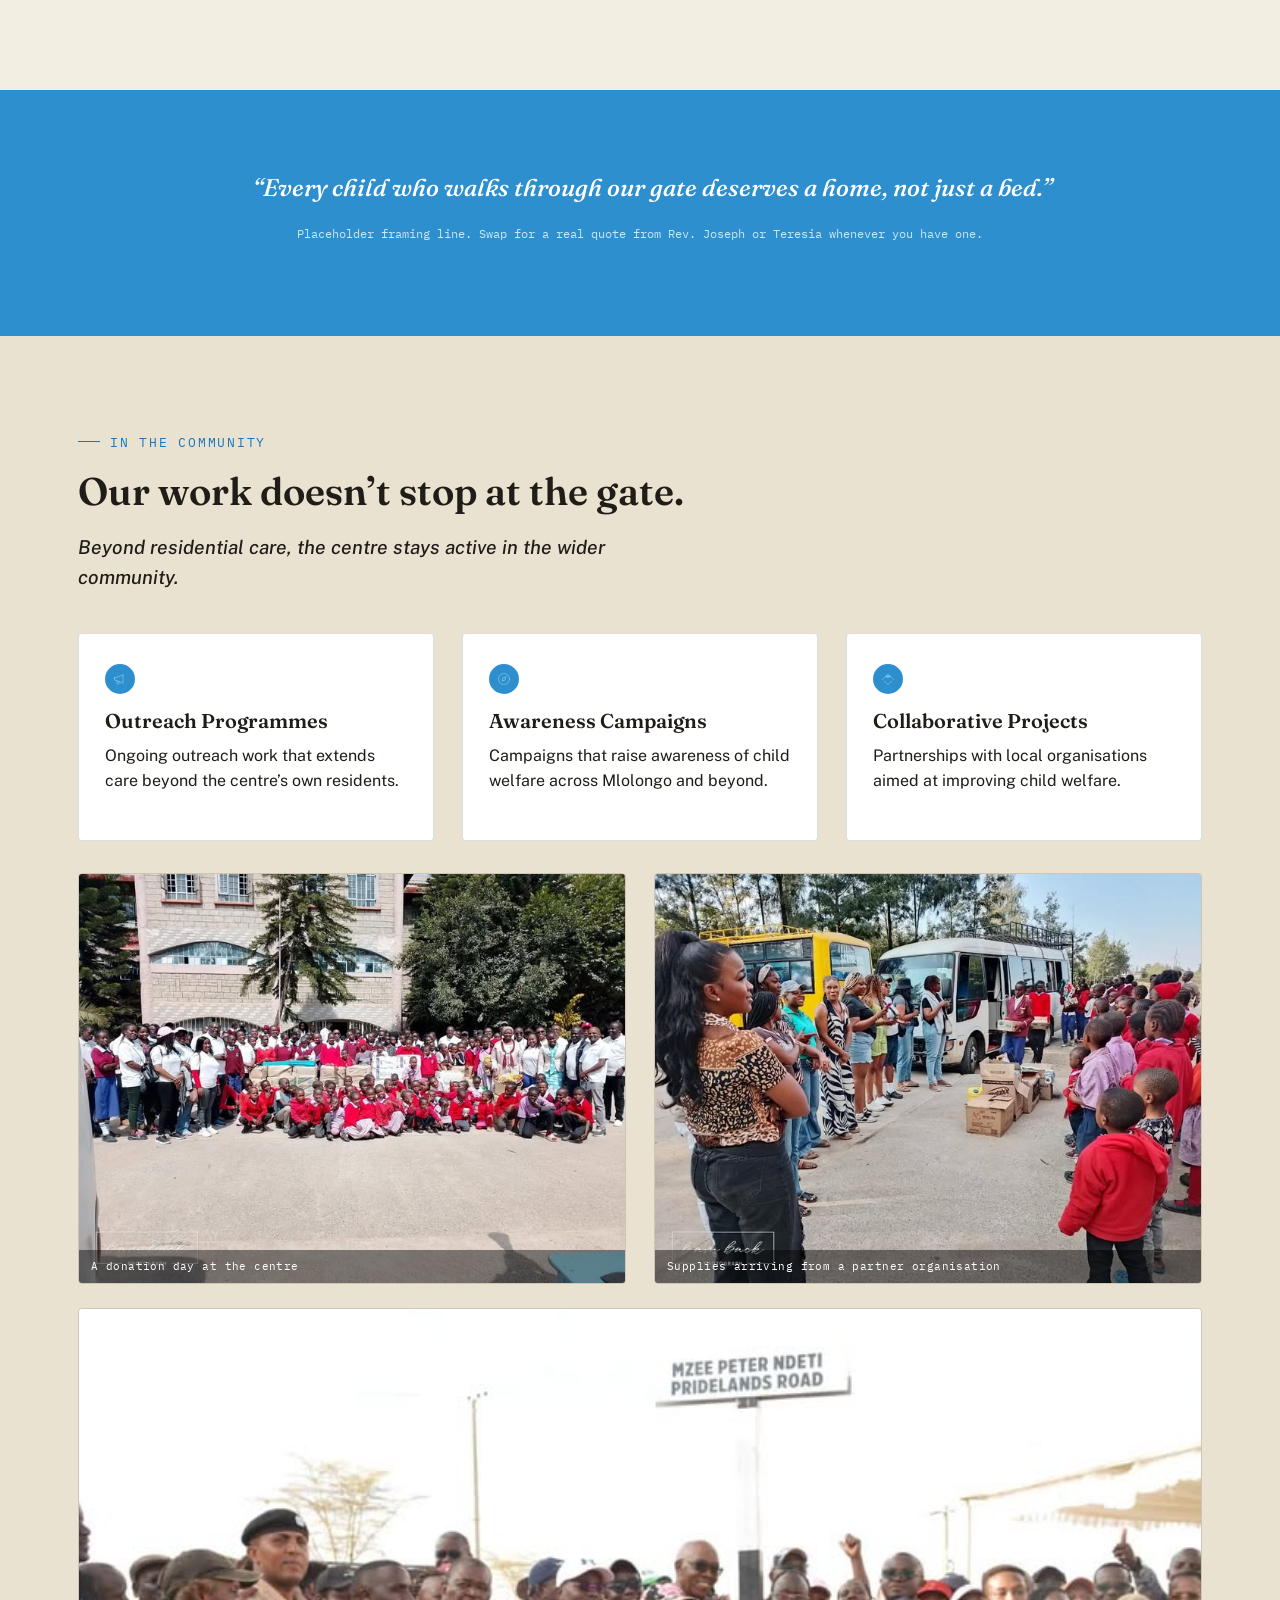
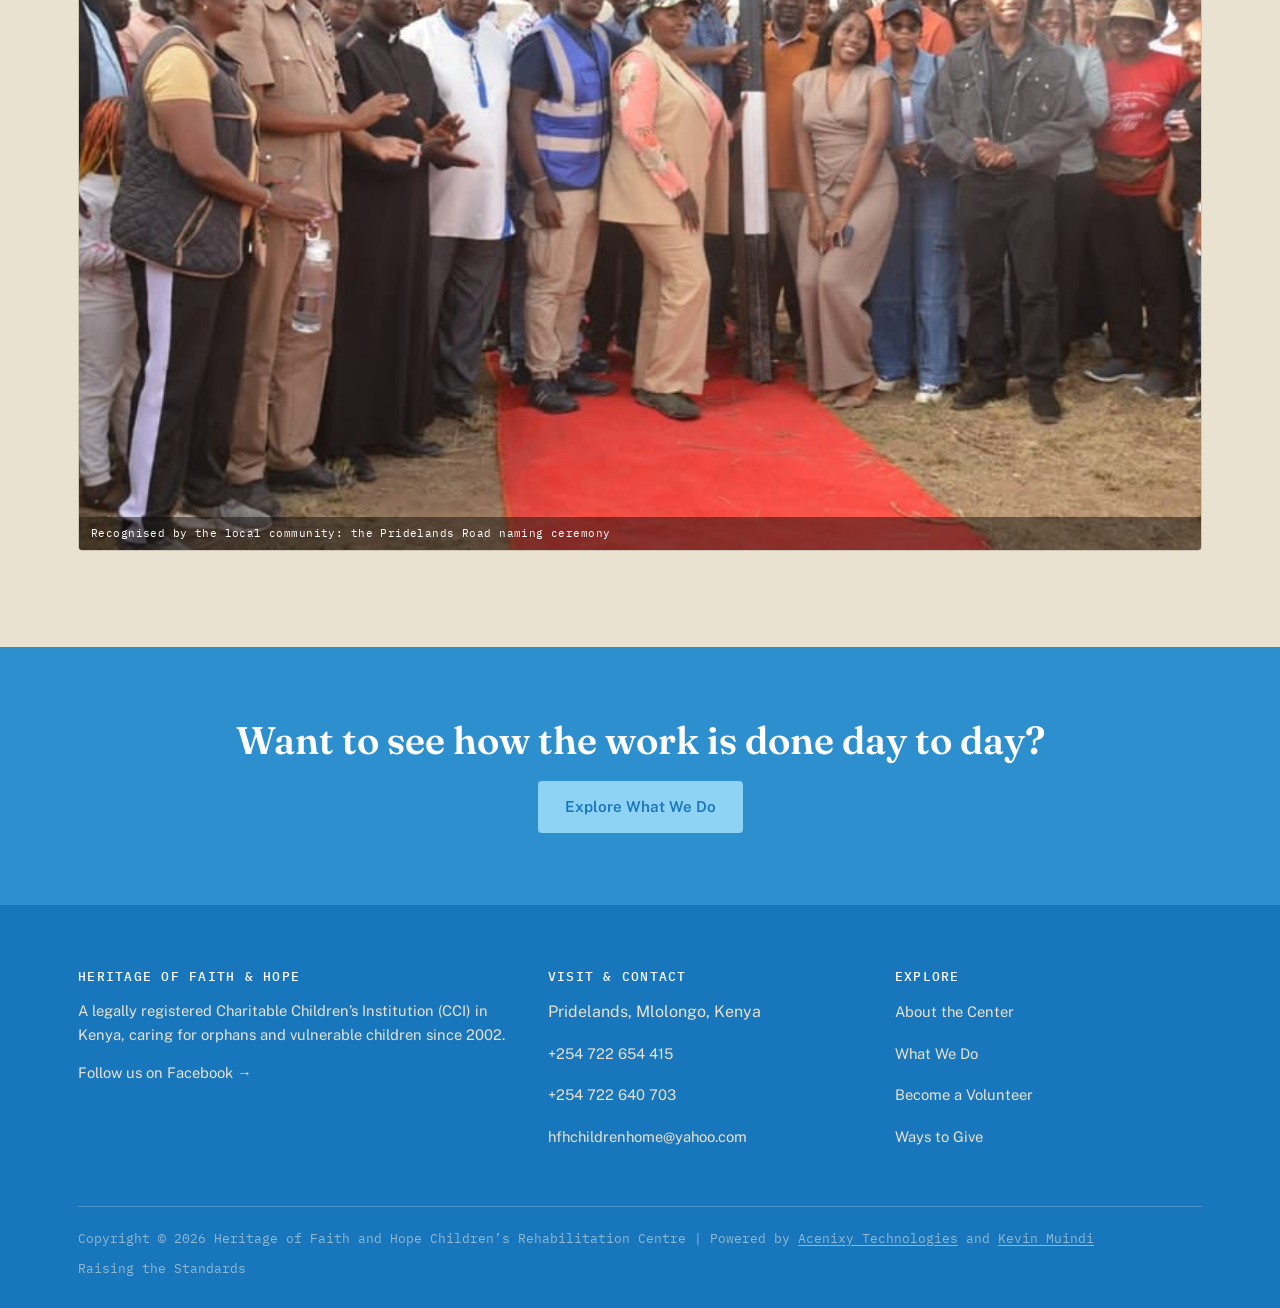
<file: about.html>
<!DOCTYPE html>
<html lang="en">
<head>
<meta charset="UTF-8">
<meta name="viewport" content="width=device-width, initial-scale=1.0">
<title>About · Heritage of Faith and Hope</title>
<meta name="description" content="The story of Heritage of Faith and Hope Children&rsquo;s Rehabilitation Centre, founded in 2002 by Rev. Joseph and Teresia Waweru.">
<link rel="stylesheet" href="css/styles.css">
</head>
<body>
  <header class="site-header">
    <div class="container nav">
      <a class="brand" href="index.html">
        <img src="assets/logo.png" alt="Heritage of Faith and Hope logo" class="brand-mark">
        <span class="brand-word">Heritage of Faith &amp; Hope<small>Children&rsquo;s Rehabilitation Centre</small></span>
      </a>
      <nav aria-label="Primary">
        <ul class="nav-links">
          <li><a class="nav-link" href="index.html">Home</a></li>
<li><a class="nav-link is-active" href="about.html">About</a></li>
<li><a class="nav-link" href="what-we-do.html">What We Do</a></li>
<li><a class="nav-link" href="portfolio.html">Portfolio</a></li>
<li class="has-dropdown">
              <a class="nav-link" href="become-a-partner.html">Become A Partner</a>
              <ul class="dropdown"><li><a href="become-a-volunteer.html">Become A Volunteer</a></li></ul>
            </li>
<li class="has-dropdown">
              <a class="nav-link" href="latest-articles.html">Latest Articles</a>
              <ul class="dropdown"><li><a href="gallery.html">Gallery</a></li></ul>
            </li>
<li><a class="nav-link" href="contact.html">Contact</a></li>
          <li class="btn-donate-mobile"><a class="btn btn-donate btn-block" href="donate.html">Donate</a></li>
        </ul>
      </nav>
      <div class="nav-actions">
        <a class="btn btn-donate" href="donate.html">Donate</a>
        <button class="nav-toggle" aria-label="Toggle menu" aria-expanded="false">☰</button>
      </div>
    </div>
  </header>
  
  <section class="page-head" style="background-image:url('assets/ecobank-anniversary.jpg');">
    <div class="container">
      <p class="breadcrumb">About</p>
      <h1>Founded on compassion, run on discipline.</h1>
      <p class="lede">Heritage of Faith and Hope began with two people, thirty-eight children, and a conviction that every child deserves more than survival.</p>
    </div>
  </section>

  <section class="section section--tight">
    <div class="container">
      <p class="eyebrow">Our Story</p>
      <h2 class="reveal">From 38 children to a registered institution.</h2>
      <div class="grid grid-2" style="align-items:center; margin-top:8px;">
        <div class="reveal">
          <p>Heritage of Faith and Hope Children&rsquo;s Rehabilitation Centre is a legally registered Charitable Children&rsquo;s Institution (CCI) by the Government of Kenya. Founded by Rev. Joseph and Teresia Waweru on 30 August 2002, the centre began its journey with 38 former street children. Over the years, it has grown to provide care and protection to over 100 Orphans and Vulnerable Children (OVCs).</p>
          <p>The centre also actively engages with the local community through outreach programmes, awareness campaigns, and collaborative projects aimed at improving the welfare of children.</p>
          <p>Over the years, more than 300 children who have passed through the centre have gone on to achieve significant milestones in education, careers, and personal development. These success stories are a testament to the centre&rsquo;s impact and dedication.</p>
        </div>
        <div class="real-photo reveal">
      <img src="assets/ecobank-anniversary.jpg" alt="Heritage of Faith and Hope celebrating with partner Ecobank" loading="lazy">
      <span class="illustration-caption">Marking an anniversary with partners from Ecobank</span>
    </div>
      </div>
      <div class="grid grid-2" style="margin-top:24px;">
        <div class="real-photo reveal">
      <img src="assets/alumni-graduation-1.jpg" alt="Alumni at their university graduation" loading="lazy">
      <span class="illustration-caption">Alumni celebrating a university graduation</span>
    </div>
        <div class="real-photo reveal">
      <img src="assets/egg-farm-produce.jpg" alt="Children with eggs from the centre's poultry project" loading="lazy">
      <span class="illustration-caption">Produce from the centre&rsquo;s poultry project</span>
    </div>
      </div>
    </div>
  </section>

  <section class="section section--sunken">
    <div class="container">
      <p class="eyebrow">Meet the Founders</p>
      <h2 class="reveal">Two people who decided to start.</h2>
      <div class="grid grid-2" style="margin-top:32px;">
        <div class="card reveal">
          <div class="real-photo reveal">
      <img src="assets/rev-joseph-waweru.jpg" alt="Rev. Joseph Waweru" loading="lazy">
      <span class="illustration-caption">Rev. Joseph Waweru</span>
    </div>
          <h3 style="margin-top:20px;">Rev. Joseph Waweru</h3>
          <p>Co-founder, Heritage of Faith and Hope. Alongside Teresia, opened the centre&rsquo;s doors on 30 August 2002 and has guided its growth into a registered institution ever since.</p>
        </div>
        <div class="card reveal">
          <div class="real-photo reveal">
      <img src="assets/teresia-waweru.jpg" alt="Teresia Waweru" loading="lazy">
      <span class="illustration-caption">Teresia Waweru</span>
    </div>
          <h3 style="margin-top:20px;">Teresia Waweru</h3>
          <p>Co-founder, Heritage of Faith and Hope. Has shaped the day-to-day care, warmth, and family feel that the centre is known for since its earliest days.</p>
        </div>
      </div>
      <p class="pull-quote reveal" style="margin-top:32px; max-width:60ch;">Together, Rev. Joseph and Teresia Waweru turned one act of compassion into a lasting institution, and more than two decades later, the family they started is still growing.</p>
    </div>
  </section>

  <section class="section">
    <div class="container grid grid-2">
      <div class="card reveal">
        <p class="eyebrow">Mission</p>
        <p class="pull-quote">To transform the lives of orphans and vulnerable children through care, quality education, and spiritual grounding.</p>
      </div>
      <div class="card reveal">
        <p class="eyebrow">Vision</p>
        <p class="pull-quote">To be a comprehensive centre for the care, protection, empowerment, and transformation of children and youth.</p>
      </div>
    </div>
  </section>

  <section class="section section--sunken">
    <div class="container">
      <p class="eyebrow">What We Stand On</p>
      <h2 class="reveal">The values behind the work.</h2>
      <div class="grid grid-4" style="margin-top:32px;">
        <div class="card reveal">
          <div class="card-number"><svg viewBox="0 0 64 64" fill="none" stroke="currentColor" stroke-width="2.4" stroke-linecap="round" stroke-linejoin="round"><path d="M32 52 12 33c-6-6-6-15 0-20 5-5 13-5 18 1 5-6 13-6 18-1 6 5 6 14 0 20L32 52Z"/><path d="M24 30h6l3-6 4 10 3-4h4"/></svg></div>
          <h3>Compassion</h3>
          <p>Every child is met with warmth first, structure second.</p>
        </div>
        <div class="card reveal">
          <div class="card-number"><svg viewBox="0 0 64 64" fill="none" stroke="currentColor" stroke-width="2.4" stroke-linecap="round" stroke-linejoin="round"><path d="M32 16c-5-4-13-6-20-4v34c7-2 15 0 20 4"/><path d="M32 16c5-4 13-6 20-4v34c-7-2-15 0-20 4"/><path d="M32 16v34"/></svg></div>
          <h3>Faith</h3>
          <p>Spiritual grounding sits alongside academic and emotional growth.</p>
        </div>
        <div class="card reveal">
          <div class="card-number"><svg viewBox="0 0 64 64" fill="none" stroke="currentColor" stroke-width="2.4" stroke-linecap="round" stroke-linejoin="round"><circle cx="32" cy="32" r="22"/><path d="M40 24 28 28l-4 12 12-4 4-12Z"/></svg></div>
          <h3>Integrity</h3>
          <p>A legally registered institution, run with transparency and accountability.</p>
        </div>
        <div class="card reveal">
          <div class="card-number"><svg viewBox="0 0 64 64" fill="none" stroke="currentColor" stroke-width="2.4" stroke-linecap="round" stroke-linejoin="round"><path d="M10 34c8-14 20-18 30-10"/><path d="M54 34c-8-14-20-18-30-10"/><circle cx="32" cy="20" r="6"/><path d="M18 40c4 8 10 12 14 12s10-4 14-12"/></svg></div>
          <h3>Community</h3>
          <p>The work extends beyond the gate, in partnership with neighbours.</p>
        </div>
      </div>
    </div>
  </section>

  <section class="section facts-strip">
    <div class="container">
      <p class="eyebrow" style="color:var(--gold-soft)">The Register &middot; Measured So Far</p>
      <h2 class="reveal">Our numbers that speak.</h2>
      <p class="lede reveal" style="color:var(--paper-2);">We have the amazing facts about the organization. We are happy to be growing and helping more day by day.</p>
      <div class="counter-grid">
        <div class="counter-item reveal">
          <div class="counter-value" data-target="1500" data-suffix="+">0+</div>
          <div class="counter-label">Lives Touched</div>
        </div><div class="counter-item reveal">
          <div class="counter-value" data-target="24" data-suffix="">0</div>
          <div class="counter-label">Years of Operation</div>
        </div><div class="counter-item reveal">
          <div class="counter-value" data-target="12" data-suffix="">0</div>
          <div class="counter-label">In-house Projects</div>
        </div><div class="counter-item reveal">
          <div class="counter-value" data-target="45" data-suffix="">0</div>
          <div class="counter-label">Employees</div>
        </div>
      </div>
    </div>
  </section>

  <section class="section">
    <div class="container">
      <p class="eyebrow">Register &middot; A Timeline</p>
      <h2 class="reveal">Twenty-plus years, in entries.</h2>
      <div class="timeline reveal" style="margin-top:40px; max-width:70ch;">
        <div class="timeline-entry">
          <div class="timeline-date">30 AUG 2002</div>
          <h3>The centre opens its doors</h3>
          <p>Rev. Joseph and Teresia Waweru take in 38 former street children in Mlolongo.</p>
        </div>
        <div class="timeline-entry">
          <div class="timeline-date">EARLY YEARS</div>
          <h3>Formal registration as a CCI</h3>
          <p>The centre is legally registered as a Charitable Children&rsquo;s Institution by the Government of Kenya.</p>
        </div>
        <div class="timeline-entry">
          <div class="timeline-date">GROWTH</div>
          <h3>Education expands on-site</h3>
          <p>Play Group, Pre-School, Primary, and Junior Secondary School are established on the campus.</p>
        </div>
        <div class="timeline-entry">
          <div class="timeline-date">TODAY</div>
          <h3>Senior School and beyond</h3>
          <p>Education now runs through Form 3, with over 100 children cared for to date and an active community outreach programme.</p>
        </div>
      </div>
    </div>
  </section>

  <section class="section--dark section" style="padding:80px 0;">
    <div class="container text-center">
      <p class="pull-quote" style="border-left:none; margin:0 auto; text-align:center; color:#fff; max-width:52ch;">&ldquo;Every child who walks through our gate deserves a home, not just a bed.&rdquo;</p>
      <p class="form-note" style="color:var(--gold-soft); margin-top:18px;">Placeholder framing line. Swap for a real quote from Rev. Joseph or Teresia whenever you have one.</p>
    </div>
  </section>

  <section class="section section--sunken">
    <div class="container">
      <p class="eyebrow">In the Community</p>
      <h2 class="reveal">Our work doesn&rsquo;t stop at the gate.</h2>
      <p class="lede reveal" style="margin-bottom:40px;">Beyond residential care, the centre stays active in the wider community.</p>
      <div class="grid grid-3">
        <div class="card reveal">
          <div class="card-number"><svg viewBox="0 0 64 64" fill="none" stroke="currentColor" stroke-width="2.4" stroke-linecap="round" stroke-linejoin="round"><path d="M10 28v8l10 3 24 10V15L20 25l-10 3Z"/><path d="M20 39v10a4 4 0 0 0 8 0v-8"/></svg></div>
          <h3>Outreach Programmes</h3>
          <p>Ongoing outreach work that extends care beyond the centre&rsquo;s own residents.</p>
        </div>
        <div class="card reveal">
          <div class="card-number"><svg viewBox="0 0 64 64" fill="none" stroke="currentColor" stroke-width="2.4" stroke-linecap="round" stroke-linejoin="round"><circle cx="32" cy="32" r="22"/><path d="M40 24 28 28l-4 12 12-4 4-12Z"/></svg></div>
          <h3>Awareness Campaigns</h3>
          <p>Campaigns that raise awareness of child welfare across Mlolongo and beyond.</p>
        </div>
        <div class="card reveal">
          <div class="card-number"><svg viewBox="0 0 64 64" fill="none" stroke="currentColor" stroke-width="2.4" stroke-linecap="round" stroke-linejoin="round"><path d="M10 34c8-14 20-18 30-10"/><path d="M54 34c-8-14-20-18-30-10"/><circle cx="32" cy="20" r="6"/><path d="M18 40c4 8 10 12 14 12s10-4 14-12"/></svg></div>
          <h3>Collaborative Projects</h3>
          <p>Partnerships with local organisations aimed at improving child welfare.</p>
        </div>
      </div>
      <div class="grid grid-2" style="margin-top:32px;">
        <div class="real-photo reveal">
      <img src="assets/group-donation-event.jpg" alt="A community donation day at the centre" loading="lazy">
      <span class="illustration-caption">A donation day at the centre</span>
    </div>
        <div class="real-photo reveal">
      <img src="assets/supplies-distribution.jpg" alt="Supplies arriving at the centre" loading="lazy">
      <span class="illustration-caption">Supplies arriving from a partner organisation</span>
    </div>
      </div>
      <div style="margin-top:24px;">
        <div class="real-photo reveal">
      <img src="assets/road-naming-ceremony.jpg" alt="Community road naming ceremony at Pridelands" loading="lazy">
      <span class="illustration-caption">Recognised by the local community: the Pridelands Road naming ceremony</span>
    </div>
      </div>
    </div>
  </section>

  <section class="cta-band">
    <div class="container">
      <h2>Want to see how the work is done day to day?</h2>
      <a href="what-we-do.html" class="btn btn-primary">Explore What We Do</a>
    </div>
  </section>

  <footer class="site-footer">
    <div class="container">
      <div class="footer-grid">
        <div>
          <h4>Heritage of Faith &amp; Hope</h4>
          <p>A legally registered Charitable Children&rsquo;s Institution (CCI) in Kenya, caring for orphans and vulnerable children since 2002.</p>
          <p><a href="https://web.facebook.com/hfhresourcecentre" target="_blank" rel="noopener">Follow us on Facebook &rarr;</a></p>
        </div>
        <div>
          <h4>Visit &amp; Contact</h4>
          <ul class="stack">
            <li>Pridelands, Mlolongo, Kenya</li>
            <li><a href="tel:+254722654415">+254 722 654 415</a></li>
            <li><a href="tel:+254722640703">+254 722 640 703</a></li>
            <li><a href="mailto:hfhchildrenhome@yahoo.com">hfhchildrenhome@yahoo.com</a></li>
          </ul>
        </div>
        <div>
          <h4>Explore</h4>
          <ul class="stack">
            <li><a href="about.html">About the Center</a></li>
            <li><a href="what-we-do.html">What We Do</a></li>
            <li><a href="become-a-volunteer.html">Become a Volunteer</a></li>
            <li><a href="donate.html">Ways to Give</a></li>
          </ul>
        </div>
      </div>
      <div class="footer-bottom">
        <span>Copyright &copy; 2026 Heritage of Faith and Hope Children&rsquo;s Rehabilitation Centre | Powered by <a href="https://acenixytech.co.ke/" target="_blank" rel="noopener">Acenixy Technologies</a> and <a href="https://muindikelvin.github.io/" target="_blank" rel="noopener">Kevin Muindi</a></span>
        <span>Raising the Standards</span>
      </div>
    </div>
  </footer>
  <a href="https://wa.me/254722654415?text=Hi%2C%20I%27d%20like%20to%20get%20in%20touch%20with%20Heritage%20of%20Faith%20and%20Hope." target="_blank" rel="noopener" class="whatsapp-float" aria-label="Chat with us on WhatsApp">
    <svg viewBox="0 0 32 32" xmlns="http://www.w3.org/2000/svg"><path d="M16.004 3C9.377 3 4 8.373 4 15c0 2.34.673 4.523 1.837 6.37L4 29l7.84-1.79A12.93 12.93 0 0 0 16.004 27C22.63 27 28 21.627 28 15S22.63 3 16.004 3Zm7.1 18.1c-.3.85-1.72 1.62-2.37 1.7-.6.08-1.36.11-2.2-.14-.5-.15-1.15-.37-1.98-.72-3.48-1.5-5.75-5-5.92-5.24-.17-.24-1.41-1.88-1.41-3.58 0-1.7.9-2.53 1.21-2.88.32-.35.7-.44.93-.44.24 0 .47 0 .68.01.22.01.51-.08.8.61.3.71 1.01 2.46 1.1 2.64.09.18.15.4.03.64-.12.24-.18.39-.36.6-.18.21-.38.47-.54.63-.18.18-.37.37-.16.73.21.36.93 1.53 1.99 2.48 1.37 1.22 2.52 1.6 2.88 1.78.36.18.57.15.78-.09.21-.24.9-1.05 1.14-1.41.24-.36.48-.3.81-.18.33.12 2.1.99 2.46 1.17.36.18.6.27.69.42.09.15.09.85-.21 1.7Z"/></svg>
  </a>
    <a href="https://www.facebook.com/hfhresourcecentre" target="_blank" rel="noopener" class="facebook-float" aria-label="Visit our Facebook page">
    <svg viewBox="0 0 24 24" xmlns="http://www.w3.org/2000/svg"><path d="M22 12.06C22 6.505 17.523 2 12 2S2 6.505 2 12.06c0 5.02 3.657 9.184 8.438 9.94v-7.03H7.898v-2.91h2.54V9.845c0-2.522 1.492-3.915 3.777-3.915 1.094 0 2.238.196 2.238.196v2.475h-1.26c-1.243 0-1.63.774-1.63 1.567v1.882h2.773l-.443 2.91h-2.33V22c4.78-.756 8.437-4.92 8.437-9.94Z"/></svg>
  </a>
    <script src="js/main.js"></script>
</body>
</html>
</file>
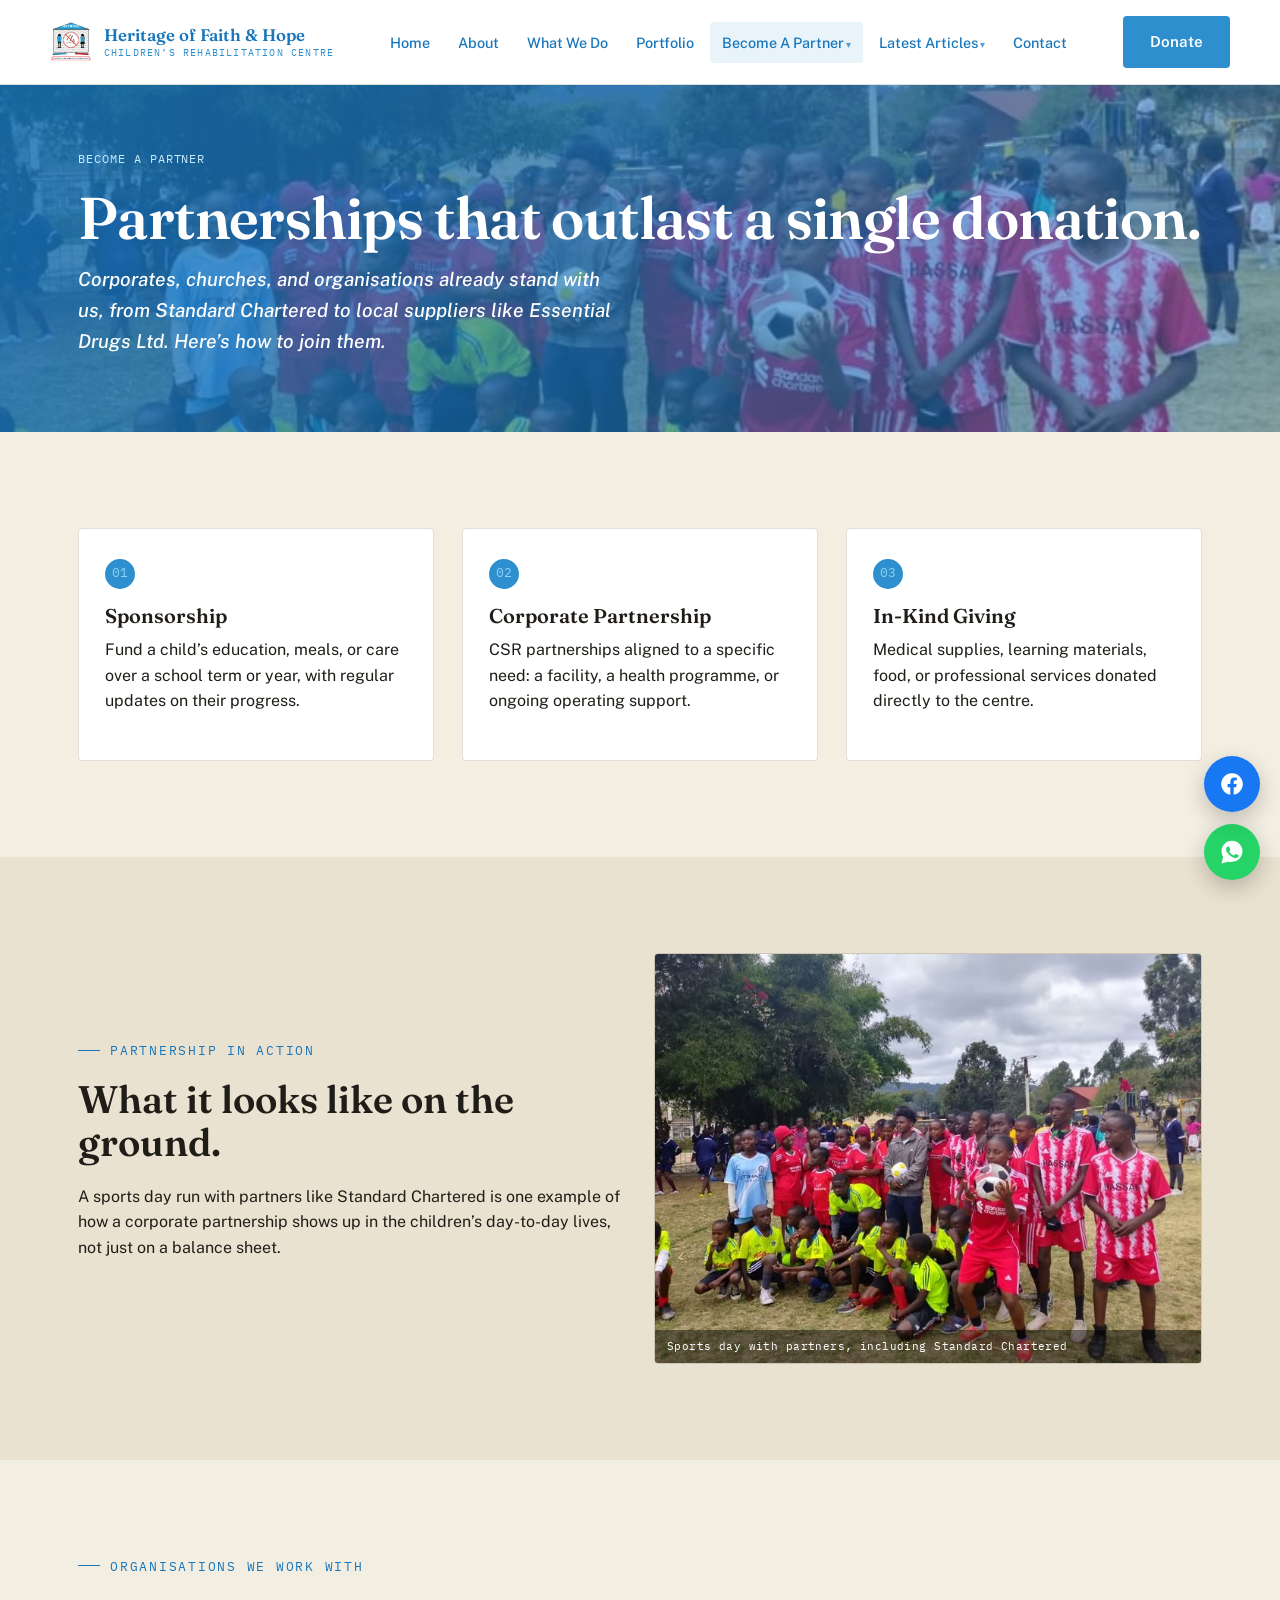
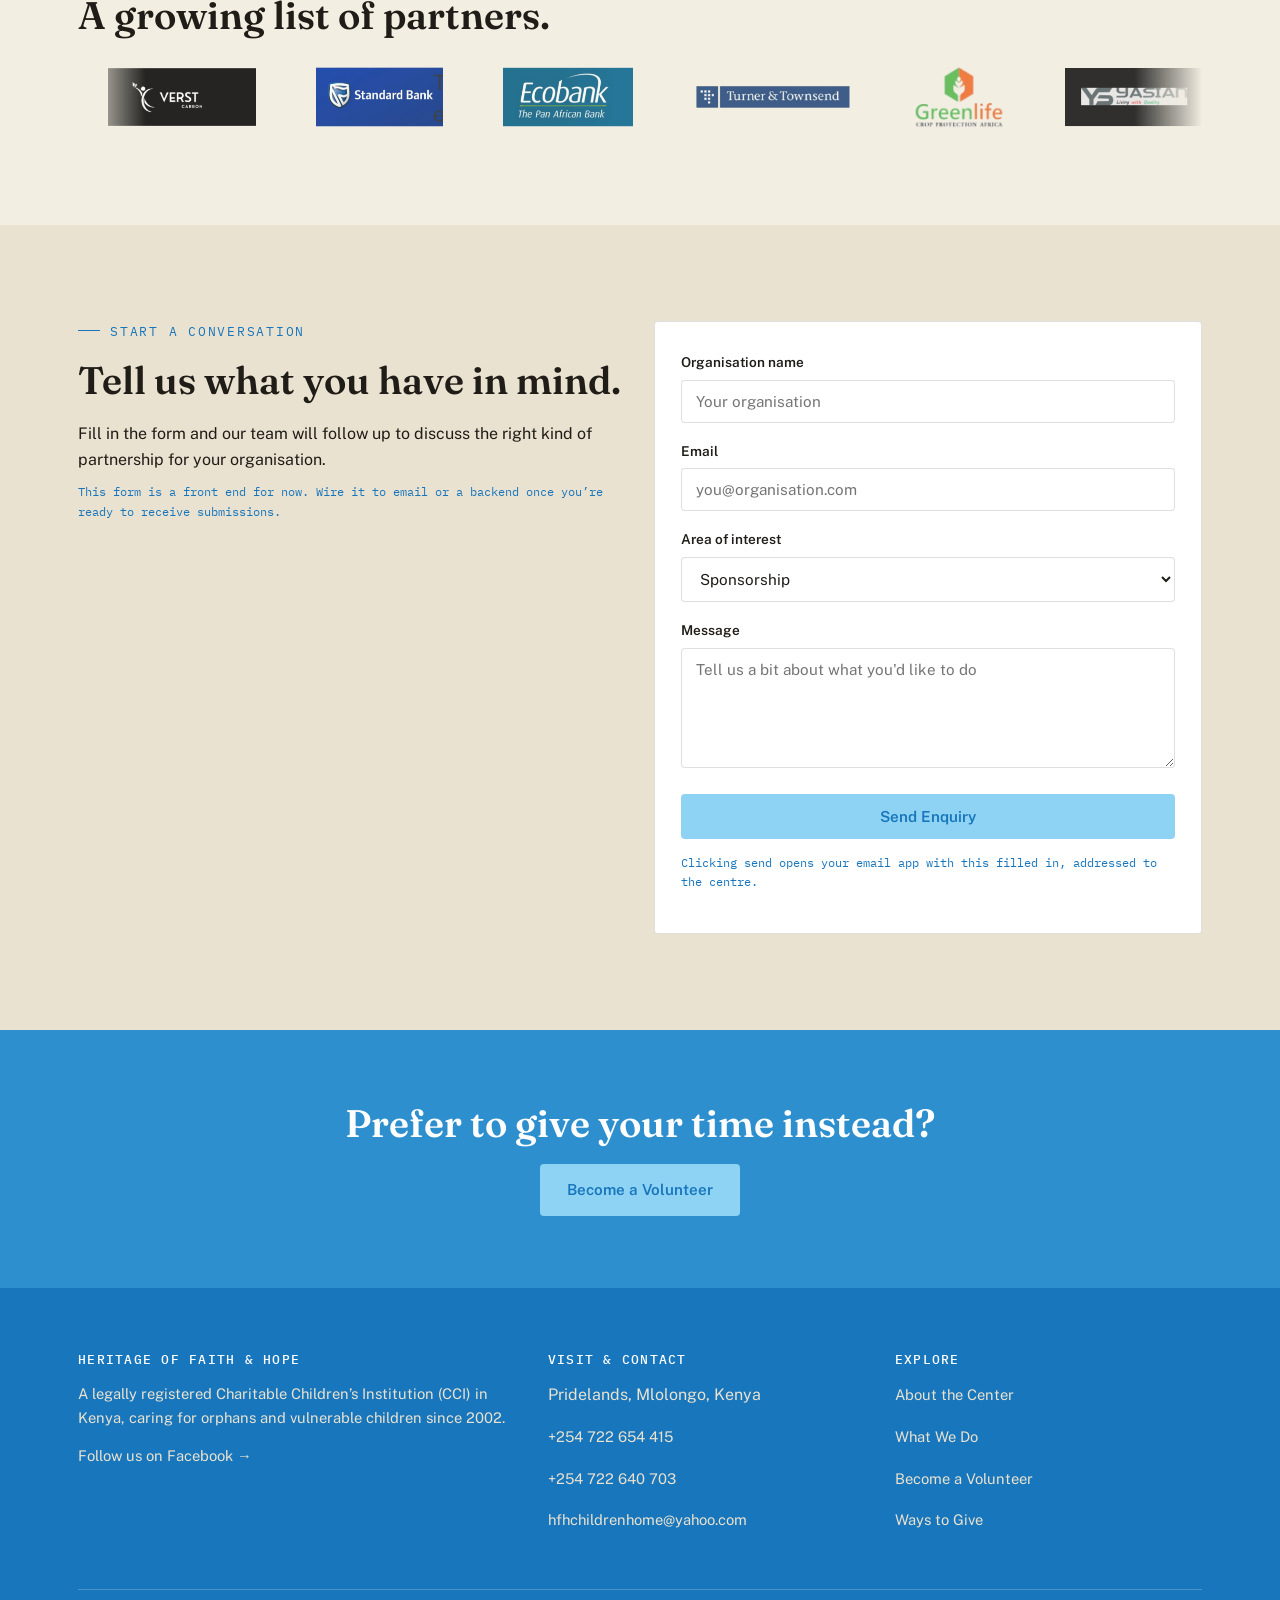
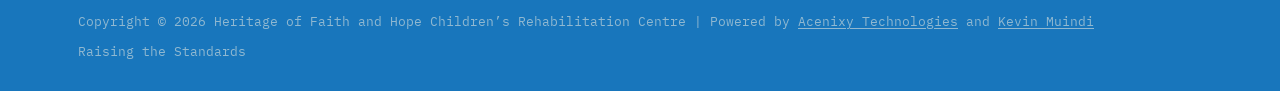
<file: become-a-partner.html>
<!DOCTYPE html>
<html lang="en">
<head>
<meta charset="UTF-8">
<meta name="viewport" content="width=device-width, initial-scale=1.0">
<title>Become A Partner · Heritage of Faith and Hope</title>
<meta name="description" content="Sponsorship, corporate partnership, and in-kind giving opportunities with Heritage of Faith and Hope.">
<link rel="stylesheet" href="css/styles.css">
</head>
<body>
  <header class="site-header">
    <div class="container nav">
      <a class="brand" href="index.html">
        <img src="assets/logo.png" alt="Heritage of Faith and Hope logo" class="brand-mark">
        <span class="brand-word">Heritage of Faith &amp; Hope<small>Children&rsquo;s Rehabilitation Centre</small></span>
      </a>
      <nav aria-label="Primary">
        <ul class="nav-links">
          <li><a class="nav-link" href="index.html">Home</a></li>
<li><a class="nav-link" href="about.html">About</a></li>
<li><a class="nav-link" href="what-we-do.html">What We Do</a></li>
<li><a class="nav-link" href="portfolio.html">Portfolio</a></li>
<li class="has-dropdown">
              <a class="nav-link is-active" href="become-a-partner.html">Become A Partner</a>
              <ul class="dropdown"><li><a href="become-a-volunteer.html">Become A Volunteer</a></li></ul>
            </li>
<li class="has-dropdown">
              <a class="nav-link" href="latest-articles.html">Latest Articles</a>
              <ul class="dropdown"><li><a href="gallery.html">Gallery</a></li></ul>
            </li>
<li><a class="nav-link" href="contact.html">Contact</a></li>
          <li class="btn-donate-mobile"><a class="btn btn-donate btn-block" href="donate.html">Donate</a></li>
        </ul>
      </nav>
      <div class="nav-actions">
        <a class="btn btn-donate" href="donate.html">Donate</a>
        <button class="nav-toggle" aria-label="Toggle menu" aria-expanded="false">☰</button>
      </div>
    </div>
  </header>
  
  <section class="page-head" style="background-image:url('assets/sports-day-partners.jpg');">
    <div class="container">
      <p class="breadcrumb">Become A Partner</p>
      <h1>Partnerships that outlast a single donation.</h1>
      <p class="lede">Corporates, churches, and organisations already stand with us, from Standard Chartered to local suppliers like Essential Drugs Ltd. Here&rsquo;s how to join them.</p>
    </div>
  </section>

  <section class="section">
    <div class="container grid grid-3">
      <div class="card reveal">
        <div class="card-number">01</div>
        <h3>Sponsorship</h3>
        <p>Fund a child&rsquo;s education, meals, or care over a school term or year, with regular updates on their progress.</p>
      </div>
      <div class="card reveal">
        <div class="card-number">02</div>
        <h3>Corporate Partnership</h3>
        <p>CSR partnerships aligned to a specific need: a facility, a health programme, or ongoing operating support.</p>
      </div>
      <div class="card reveal">
        <div class="card-number">03</div>
        <h3>In-Kind Giving</h3>
        <p>Medical supplies, learning materials, food, or professional services donated directly to the centre.</p>
      </div>
    </div>
  </section>

  <section class="section section--sunken">
    <div class="container grid grid-2" style="align-items:center;">
      <div class="reveal">
        <p class="eyebrow">Partnership in Action</p>
        <h2>What it looks like on the ground.</h2>
        <p>A sports day run with partners like Standard Chartered is one example of how a corporate partnership shows up in the children&rsquo;s day-to-day lives, not just on a balance sheet.</p>
      </div>
      <div class="real-photo reveal">
      <img src="assets/sports-day-partners.jpg" alt="Sports day with corporate partners" loading="lazy">
      <span class="illustration-caption">Sports day with partners, including Standard Chartered</span>
    </div>
    </div>
  </section>

  <section class="section">
    <div class="container">
      <p class="eyebrow">Organisations We Work With</p>
      <h2 class="reveal">A growing list of partners.</h2>
    </div>
    <div class="container"><div class="logo-marquee reveal" style="margin-top:28px;"><div class="logo-marquee-track"><div class="logo-marquee-item"><img src="assets/partner-verst-carbon.png" alt="Verst Carbon" loading="lazy"></div><div class="logo-marquee-item"><img src="assets/partner-standard-bank.png" alt="Standard Bank" loading="lazy"></div><div class="logo-marquee-item"><img src="assets/partner-ecobank.png" alt="Ecobank" loading="lazy"></div><div class="logo-marquee-item"><img src="assets/partner-turner-townsend.png" alt="Turner & Townsend" loading="lazy"></div><div class="logo-marquee-item"><img src="assets/partner-greenlife.png" alt="Greenlife Crop Protection Africa" loading="lazy"></div><div class="logo-marquee-item"><img src="assets/partner-yasian.png" alt="Yasian" loading="lazy"></div><div class="logo-marquee-item"><img src="assets/partner-naivas.png" alt="Naivas" loading="lazy"></div><div class="logo-marquee-item"><img src="assets/partner-standard-chartered.png" alt="Standard Chartered" loading="lazy"></div><div class="logo-marquee-item"><img src="assets/partner-expert-home-touch.png" alt="Expert Home Touch Ltd" loading="lazy"></div><div class="logo-marquee-item"><img src="assets/partner-isaca-kenya.png" alt="ISACA Kenya Chapter" loading="lazy"></div><div class="logo-marquee-item"><img src="assets/partner-essential-drugs.png" alt="Essential Drugs Ltd" loading="lazy"></div><div class="logo-marquee-item"><img src="assets/partner-lions-international.png" alt="Lions International" loading="lazy"></div><div class="logo-marquee-item"><img src="assets/partner-basco-paints.png" alt="Basco Paints" loading="lazy"></div><div class="logo-marquee-item"><img src="assets/partner-doshi-hardware.png" alt="Doshi Hardware" loading="lazy"></div><div class="logo-marquee-item"><img src="assets/partner-mabati-rolling-mills.png" alt="Mabati Rolling Mills" loading="lazy"></div><div class="logo-marquee-item"><img src="assets/partner-sheffield-green-solutions.png" alt="Sheffield Green Solutions" loading="lazy"></div><div class="logo-marquee-item"><img src="assets/partner-volunthearts.png" alt="Volunthearts" loading="lazy"></div><div class="logo-marquee-item"><img src="assets/partner-ushindi-christian-ministries.png" alt="Ushindi Christian Ministries" loading="lazy"></div><div class="logo-marquee-item"><img src="assets/partner-verst-carbon.png" alt="Verst Carbon" loading="lazy"></div><div class="logo-marquee-item"><img src="assets/partner-standard-bank.png" alt="Standard Bank" loading="lazy"></div><div class="logo-marquee-item"><img src="assets/partner-ecobank.png" alt="Ecobank" loading="lazy"></div><div class="logo-marquee-item"><img src="assets/partner-turner-townsend.png" alt="Turner & Townsend" loading="lazy"></div><div class="logo-marquee-item"><img src="assets/partner-greenlife.png" alt="Greenlife Crop Protection Africa" loading="lazy"></div><div class="logo-marquee-item"><img src="assets/partner-yasian.png" alt="Yasian" loading="lazy"></div><div class="logo-marquee-item"><img src="assets/partner-naivas.png" alt="Naivas" loading="lazy"></div><div class="logo-marquee-item"><img src="assets/partner-standard-chartered.png" alt="Standard Chartered" loading="lazy"></div><div class="logo-marquee-item"><img src="assets/partner-expert-home-touch.png" alt="Expert Home Touch Ltd" loading="lazy"></div><div class="logo-marquee-item"><img src="assets/partner-isaca-kenya.png" alt="ISACA Kenya Chapter" loading="lazy"></div><div class="logo-marquee-item"><img src="assets/partner-essential-drugs.png" alt="Essential Drugs Ltd" loading="lazy"></div><div class="logo-marquee-item"><img src="assets/partner-lions-international.png" alt="Lions International" loading="lazy"></div><div class="logo-marquee-item"><img src="assets/partner-basco-paints.png" alt="Basco Paints" loading="lazy"></div><div class="logo-marquee-item"><img src="assets/partner-doshi-hardware.png" alt="Doshi Hardware" loading="lazy"></div><div class="logo-marquee-item"><img src="assets/partner-mabati-rolling-mills.png" alt="Mabati Rolling Mills" loading="lazy"></div><div class="logo-marquee-item"><img src="assets/partner-sheffield-green-solutions.png" alt="Sheffield Green Solutions" loading="lazy"></div><div class="logo-marquee-item"><img src="assets/partner-volunthearts.png" alt="Volunthearts" loading="lazy"></div><div class="logo-marquee-item"><img src="assets/partner-ushindi-christian-ministries.png" alt="Ushindi Christian Ministries" loading="lazy"></div></div></div></div>
  </section>

  <section class="section section--sunken">
    <div class="container grid grid-2" style="align-items:flex-start;">
      <div class="reveal">
        <p class="eyebrow">Start a Conversation</p>
        <h2>Tell us what you have in mind.</h2>
        <p>Fill in the form and our team will follow up to discuss the right kind of partnership for your organisation.</p>
        <p class="form-note">This form is a front end for now. Wire it to email or a backend once you&rsquo;re ready to receive submissions.</p>
      </div>
      <form class="card reveal" id="partner-form">
        <div class="form-field">
          <label for="p-org">Organisation name</label>
          <input id="p-org" name="organisation" type="text" placeholder="Your organisation" required>
        </div>
        <div class="form-field">
          <label for="p-email">Email</label>
          <input id="p-email" name="email" type="email" placeholder="you@organisation.com" required>
        </div>
        <div class="form-field">
          <label for="p-interest">Area of interest</label>
          <select id="p-interest" name="interest">
            <option>Sponsorship</option>
            <option>Corporate Partnership</option>
            <option>In-Kind Giving</option>
            <option>Something else</option>
          </select>
        </div>
        <div class="form-field">
          <label for="p-message">Message</label>
          <textarea id="p-message" name="message" placeholder="Tell us a bit about what you'd like to do" required></textarea>
        </div>
        <button class="btn btn-primary btn-block" type="submit">Send Enquiry</button>
        <p class="form-note" style="margin-top:14px;">Clicking send opens your email app with this filled in, addressed to the centre.</p>
      </form>
    </div>
  </section>

  <section class="cta-band">
    <div class="container">
      <h2>Prefer to give your time instead?</h2>
      <a href="become-a-volunteer.html" class="btn btn-primary">Become a Volunteer</a>
    </div>
  </section>

  <footer class="site-footer">
    <div class="container">
      <div class="footer-grid">
        <div>
          <h4>Heritage of Faith &amp; Hope</h4>
          <p>A legally registered Charitable Children&rsquo;s Institution (CCI) in Kenya, caring for orphans and vulnerable children since 2002.</p>
          <p><a href="https://web.facebook.com/hfhresourcecentre" target="_blank" rel="noopener">Follow us on Facebook &rarr;</a></p>
        </div>
        <div>
          <h4>Visit &amp; Contact</h4>
          <ul class="stack">
            <li>Pridelands, Mlolongo, Kenya</li>
            <li><a href="tel:+254722654415">+254 722 654 415</a></li>
            <li><a href="tel:+254722640703">+254 722 640 703</a></li>
            <li><a href="mailto:hfhchildrenhome@yahoo.com">hfhchildrenhome@yahoo.com</a></li>
          </ul>
        </div>
        <div>
          <h4>Explore</h4>
          <ul class="stack">
            <li><a href="about.html">About the Center</a></li>
            <li><a href="what-we-do.html">What We Do</a></li>
            <li><a href="become-a-volunteer.html">Become a Volunteer</a></li>
            <li><a href="donate.html">Ways to Give</a></li>
          </ul>
        </div>
      </div>
      <div class="footer-bottom">
        <span>Copyright &copy; 2026 Heritage of Faith and Hope Children&rsquo;s Rehabilitation Centre | Powered by <a href="https://acenixytech.co.ke/" target="_blank" rel="noopener">Acenixy Technologies</a> and <a href="https://muindikelvin.github.io/" target="_blank" rel="noopener">Kevin Muindi</a></span>
        <span>Raising the Standards</span>
      </div>
    </div>
  </footer>
  <a href="https://wa.me/254722654415?text=Hi%2C%20I%27d%20like%20to%20get%20in%20touch%20with%20Heritage%20of%20Faith%20and%20Hope." target="_blank" rel="noopener" class="whatsapp-float" aria-label="Chat with us on WhatsApp">
    <svg viewBox="0 0 32 32" xmlns="http://www.w3.org/2000/svg"><path d="M16.004 3C9.377 3 4 8.373 4 15c0 2.34.673 4.523 1.837 6.37L4 29l7.84-1.79A12.93 12.93 0 0 0 16.004 27C22.63 27 28 21.627 28 15S22.63 3 16.004 3Zm7.1 18.1c-.3.85-1.72 1.62-2.37 1.7-.6.08-1.36.11-2.2-.14-.5-.15-1.15-.37-1.98-.72-3.48-1.5-5.75-5-5.92-5.24-.17-.24-1.41-1.88-1.41-3.58 0-1.7.9-2.53 1.21-2.88.32-.35.7-.44.93-.44.24 0 .47 0 .68.01.22.01.51-.08.8.61.3.71 1.01 2.46 1.1 2.64.09.18.15.4.03.64-.12.24-.18.39-.36.6-.18.21-.38.47-.54.63-.18.18-.37.37-.16.73.21.36.93 1.53 1.99 2.48 1.37 1.22 2.52 1.6 2.88 1.78.36.18.57.15.78-.09.21-.24.9-1.05 1.14-1.41.24-.36.48-.3.81-.18.33.12 2.1.99 2.46 1.17.36.18.6.27.69.42.09.15.09.85-.21 1.7Z"/></svg>
  </a>
    <a href="https://www.facebook.com/hfhresourcecentre" target="_blank" rel="noopener" class="facebook-float" aria-label="Visit our Facebook page">
    <svg viewBox="0 0 24 24" xmlns="http://www.w3.org/2000/svg"><path d="M22 12.06C22 6.505 17.523 2 12 2S2 6.505 2 12.06c0 5.02 3.657 9.184 8.438 9.94v-7.03H7.898v-2.91h2.54V9.845c0-2.522 1.492-3.915 3.777-3.915 1.094 0 2.238.196 2.238.196v2.475h-1.26c-1.243 0-1.63.774-1.63 1.567v1.882h2.773l-.443 2.91h-2.33V22c4.78-.756 8.437-4.92 8.437-9.94Z"/></svg>
  </a>
    <script src="js/main.js"></script>
</body>
</html>
</file>
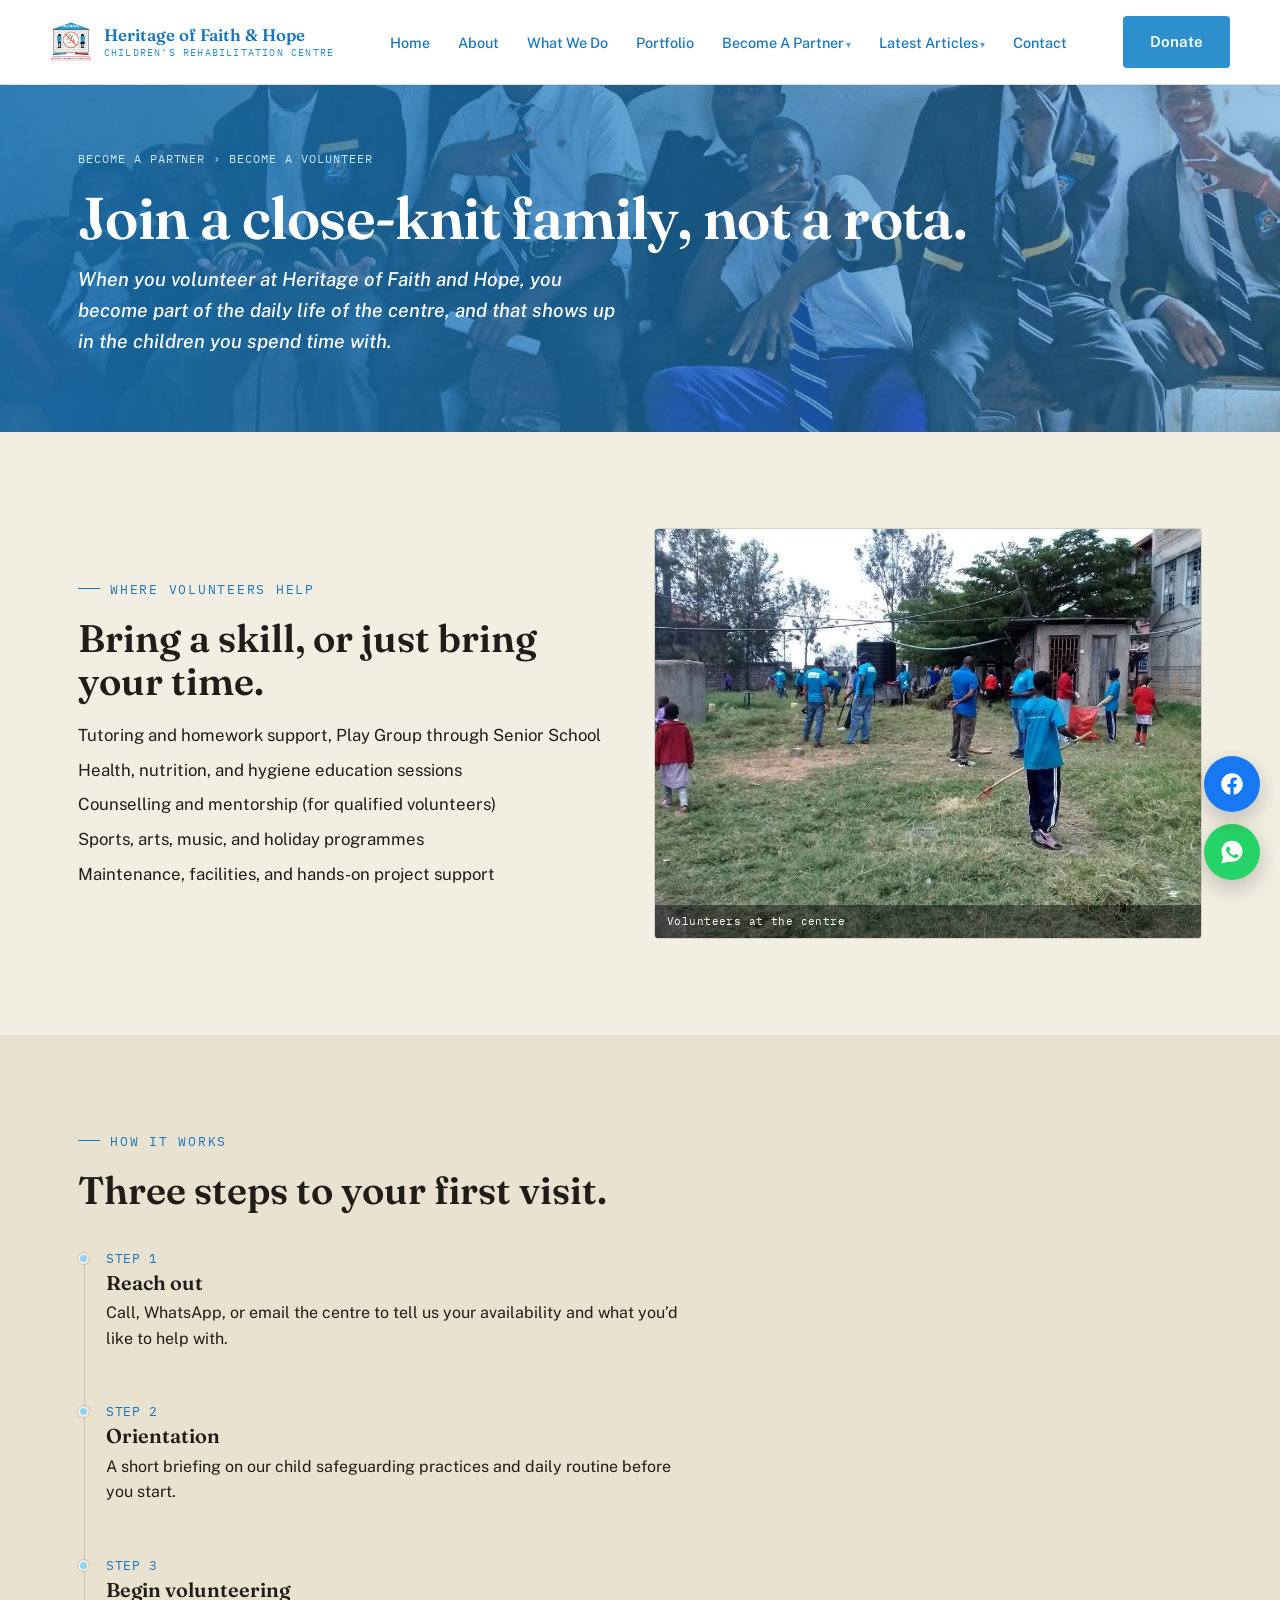
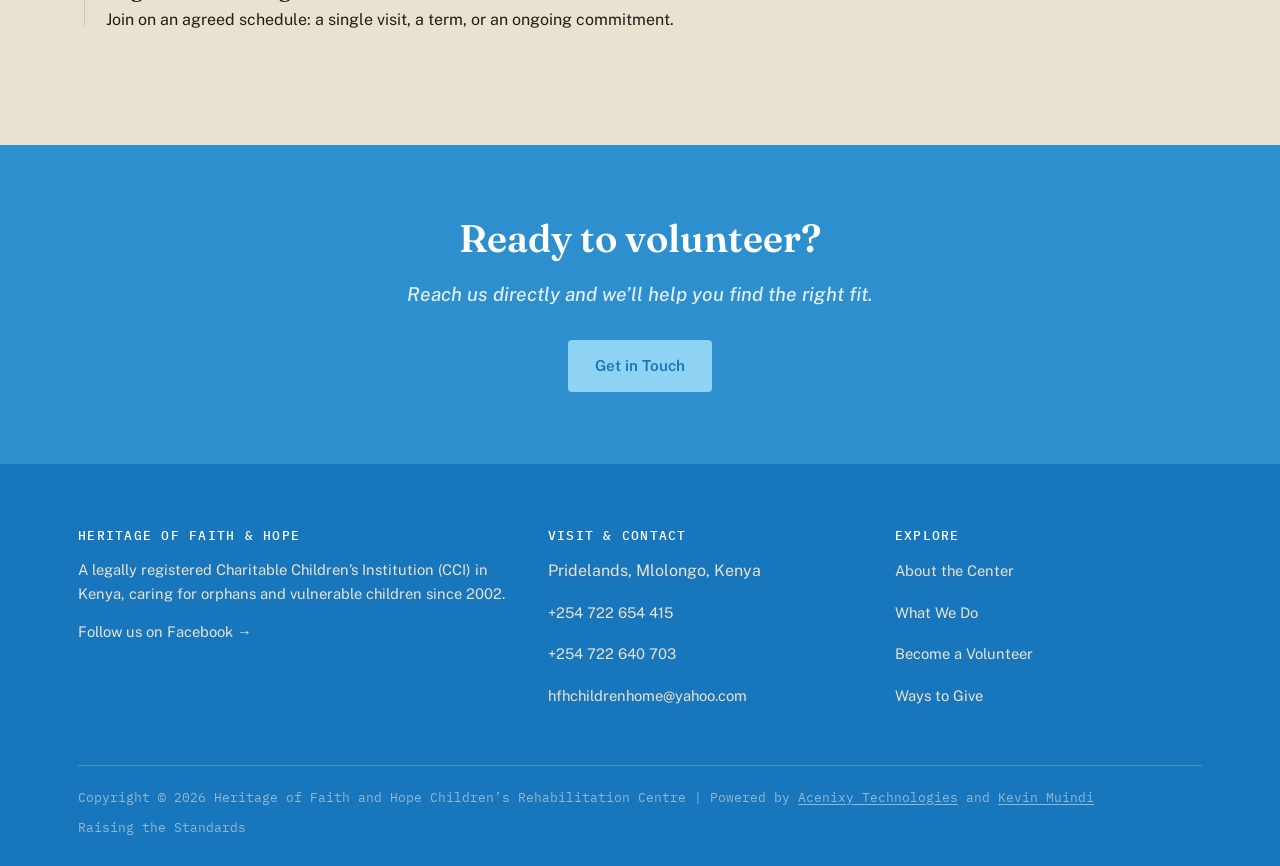
<file: become-a-volunteer.html>
<!DOCTYPE html>
<html lang="en">
<head>
<meta charset="UTF-8">
<meta name="viewport" content="width=device-width, initial-scale=1.0">
<title>Become A Volunteer · Heritage of Faith and Hope</title>
<meta name="description" content="Volunteer opportunities at Heritage of Faith and Hope Children&rsquo;s Rehabilitation Centre in Mlolongo, Kenya.">
<link rel="stylesheet" href="css/styles.css">
</head>
<body>
  <header class="site-header">
    <div class="container nav">
      <a class="brand" href="index.html">
        <img src="assets/logo.png" alt="Heritage of Faith and Hope logo" class="brand-mark">
        <span class="brand-word">Heritage of Faith &amp; Hope<small>Children&rsquo;s Rehabilitation Centre</small></span>
      </a>
      <nav aria-label="Primary">
        <ul class="nav-links">
          <li><a class="nav-link" href="index.html">Home</a></li>
<li><a class="nav-link" href="about.html">About</a></li>
<li><a class="nav-link" href="what-we-do.html">What We Do</a></li>
<li><a class="nav-link" href="portfolio.html">Portfolio</a></li>
<li class="has-dropdown">
              <a class="nav-link" href="become-a-partner.html">Become A Partner</a>
              <ul class="dropdown"><li><a href="become-a-volunteer.html">Become A Volunteer</a></li></ul>
            </li>
<li class="has-dropdown">
              <a class="nav-link" href="latest-articles.html">Latest Articles</a>
              <ul class="dropdown"><li><a href="gallery.html">Gallery</a></li></ul>
            </li>
<li><a class="nav-link" href="contact.html">Contact</a></li>
          <li class="btn-donate-mobile"><a class="btn btn-donate btn-block" href="donate.html">Donate</a></li>
        </ul>
      </nav>
      <div class="nav-actions">
        <a class="btn btn-donate" href="donate.html">Donate</a>
        <button class="nav-toggle" aria-label="Toggle menu" aria-expanded="false">☰</button>
      </div>
    </div>
  </header>
  
  <section class="page-head" style="background-image:url('assets/carousel-volunteer.jpg');">
    <div class="container">
      <p class="breadcrumb">Become A Partner &rsaquo; Become A Volunteer</p>
      <h1>Join a close-knit family, not a rota.</h1>
      <p class="lede">When you volunteer at Heritage of Faith and Hope, you become part of the daily life of the centre, and that shows up in the children you spend time with.</p>
    </div>
  </section>

  <section class="section">
    <div class="container grid grid-2" style="align-items:center;">
      <div class="reveal">
        <p class="eyebrow">Where Volunteers Help</p>
        <h2>Bring a skill, or just bring your time.</h2>
        <ul class="stack" style="font-size:1.05rem;">
          <li>Tutoring and homework support, Play Group through Senior School</li>
          <li>Health, nutrition, and hygiene education sessions</li>
          <li>Counselling and mentorship (for qualified volunteers)</li>
          <li>Sports, arts, music, and holiday programmes</li>
          <li>Maintenance, facilities, and hands-on project support</li>
        </ul>
      </div>
      <div class="real-photo reveal">
      <img src="assets/community-cleanup-isaca.jpg" alt="Volunteers taking part in a community project" loading="lazy">
      <span class="illustration-caption">Volunteers at the centre</span>
    </div>
    </div>
  </section>

  <section class="section section--sunken">
    <div class="container">
      <p class="eyebrow">How It Works</p>
      <h2 class="reveal">Three steps to your first visit.</h2>
      <div class="timeline reveal" style="margin-top:36px; max-width:60ch;">
        <div class="timeline-entry">
          <div class="timeline-date">STEP 1</div>
          <h3>Reach out</h3>
          <p>Call, WhatsApp, or email the centre to tell us your availability and what you&rsquo;d like to help with.</p>
        </div>
        <div class="timeline-entry">
          <div class="timeline-date">STEP 2</div>
          <h3>Orientation</h3>
          <p>A short briefing on our child safeguarding practices and daily routine before you start.</p>
        </div>
        <div class="timeline-entry">
          <div class="timeline-date">STEP 3</div>
          <h3>Begin volunteering</h3>
          <p>Join on an agreed schedule: a single visit, a term, or an ongoing commitment.</p>
        </div>
      </div>
    </div>
  </section>

  <section class="cta-band">
    <div class="container">
      <h2>Ready to volunteer?</h2>
      <p class="lede text-center" style="max-width:50ch; margin:0 auto 30px;">Reach us directly and we&rsquo;ll help you find the right fit.</p>
      <a href="contact.html" class="btn btn-primary">Get in Touch</a>
    </div>
  </section>

  <footer class="site-footer">
    <div class="container">
      <div class="footer-grid">
        <div>
          <h4>Heritage of Faith &amp; Hope</h4>
          <p>A legally registered Charitable Children&rsquo;s Institution (CCI) in Kenya, caring for orphans and vulnerable children since 2002.</p>
          <p><a href="https://web.facebook.com/hfhresourcecentre" target="_blank" rel="noopener">Follow us on Facebook &rarr;</a></p>
        </div>
        <div>
          <h4>Visit &amp; Contact</h4>
          <ul class="stack">
            <li>Pridelands, Mlolongo, Kenya</li>
            <li><a href="tel:+254722654415">+254 722 654 415</a></li>
            <li><a href="tel:+254722640703">+254 722 640 703</a></li>
            <li><a href="mailto:hfhchildrenhome@yahoo.com">hfhchildrenhome@yahoo.com</a></li>
          </ul>
        </div>
        <div>
          <h4>Explore</h4>
          <ul class="stack">
            <li><a href="about.html">About the Center</a></li>
            <li><a href="what-we-do.html">What We Do</a></li>
            <li><a href="become-a-volunteer.html">Become a Volunteer</a></li>
            <li><a href="donate.html">Ways to Give</a></li>
          </ul>
        </div>
      </div>
      <div class="footer-bottom">
        <span>Copyright &copy; 2026 Heritage of Faith and Hope Children&rsquo;s Rehabilitation Centre | Powered by <a href="https://acenixytech.co.ke/" target="_blank" rel="noopener">Acenixy Technologies</a> and <a href="https://muindikelvin.github.io/" target="_blank" rel="noopener">Kevin Muindi</a></span>
        <span>Raising the Standards</span>
      </div>
    </div>
  </footer>
  <a href="https://wa.me/254722654415?text=Hi%2C%20I%27d%20like%20to%20get%20in%20touch%20with%20Heritage%20of%20Faith%20and%20Hope." target="_blank" rel="noopener" class="whatsapp-float" aria-label="Chat with us on WhatsApp">
    <svg viewBox="0 0 32 32" xmlns="http://www.w3.org/2000/svg"><path d="M16.004 3C9.377 3 4 8.373 4 15c0 2.34.673 4.523 1.837 6.37L4 29l7.84-1.79A12.93 12.93 0 0 0 16.004 27C22.63 27 28 21.627 28 15S22.63 3 16.004 3Zm7.1 18.1c-.3.85-1.72 1.62-2.37 1.7-.6.08-1.36.11-2.2-.14-.5-.15-1.15-.37-1.98-.72-3.48-1.5-5.75-5-5.92-5.24-.17-.24-1.41-1.88-1.41-3.58 0-1.7.9-2.53 1.21-2.88.32-.35.7-.44.93-.44.24 0 .47 0 .68.01.22.01.51-.08.8.61.3.71 1.01 2.46 1.1 2.64.09.18.15.4.03.64-.12.24-.18.39-.36.6-.18.21-.38.47-.54.63-.18.18-.37.37-.16.73.21.36.93 1.53 1.99 2.48 1.37 1.22 2.52 1.6 2.88 1.78.36.18.57.15.78-.09.21-.24.9-1.05 1.14-1.41.24-.36.48-.3.81-.18.33.12 2.1.99 2.46 1.17.36.18.6.27.69.42.09.15.09.85-.21 1.7Z"/></svg>
  </a>
    <a href="https://www.facebook.com/hfhresourcecentre" target="_blank" rel="noopener" class="facebook-float" aria-label="Visit our Facebook page">
    <svg viewBox="0 0 24 24" xmlns="http://www.w3.org/2000/svg"><path d="M22 12.06C22 6.505 17.523 2 12 2S2 6.505 2 12.06c0 5.02 3.657 9.184 8.438 9.94v-7.03H7.898v-2.91h2.54V9.845c0-2.522 1.492-3.915 3.777-3.915 1.094 0 2.238.196 2.238.196v2.475h-1.26c-1.243 0-1.63.774-1.63 1.567v1.882h2.773l-.443 2.91h-2.33V22c4.78-.756 8.437-4.92 8.437-9.94Z"/></svg>
  </a>
    <script src="js/main.js"></script>
</body>
</html>
</file>
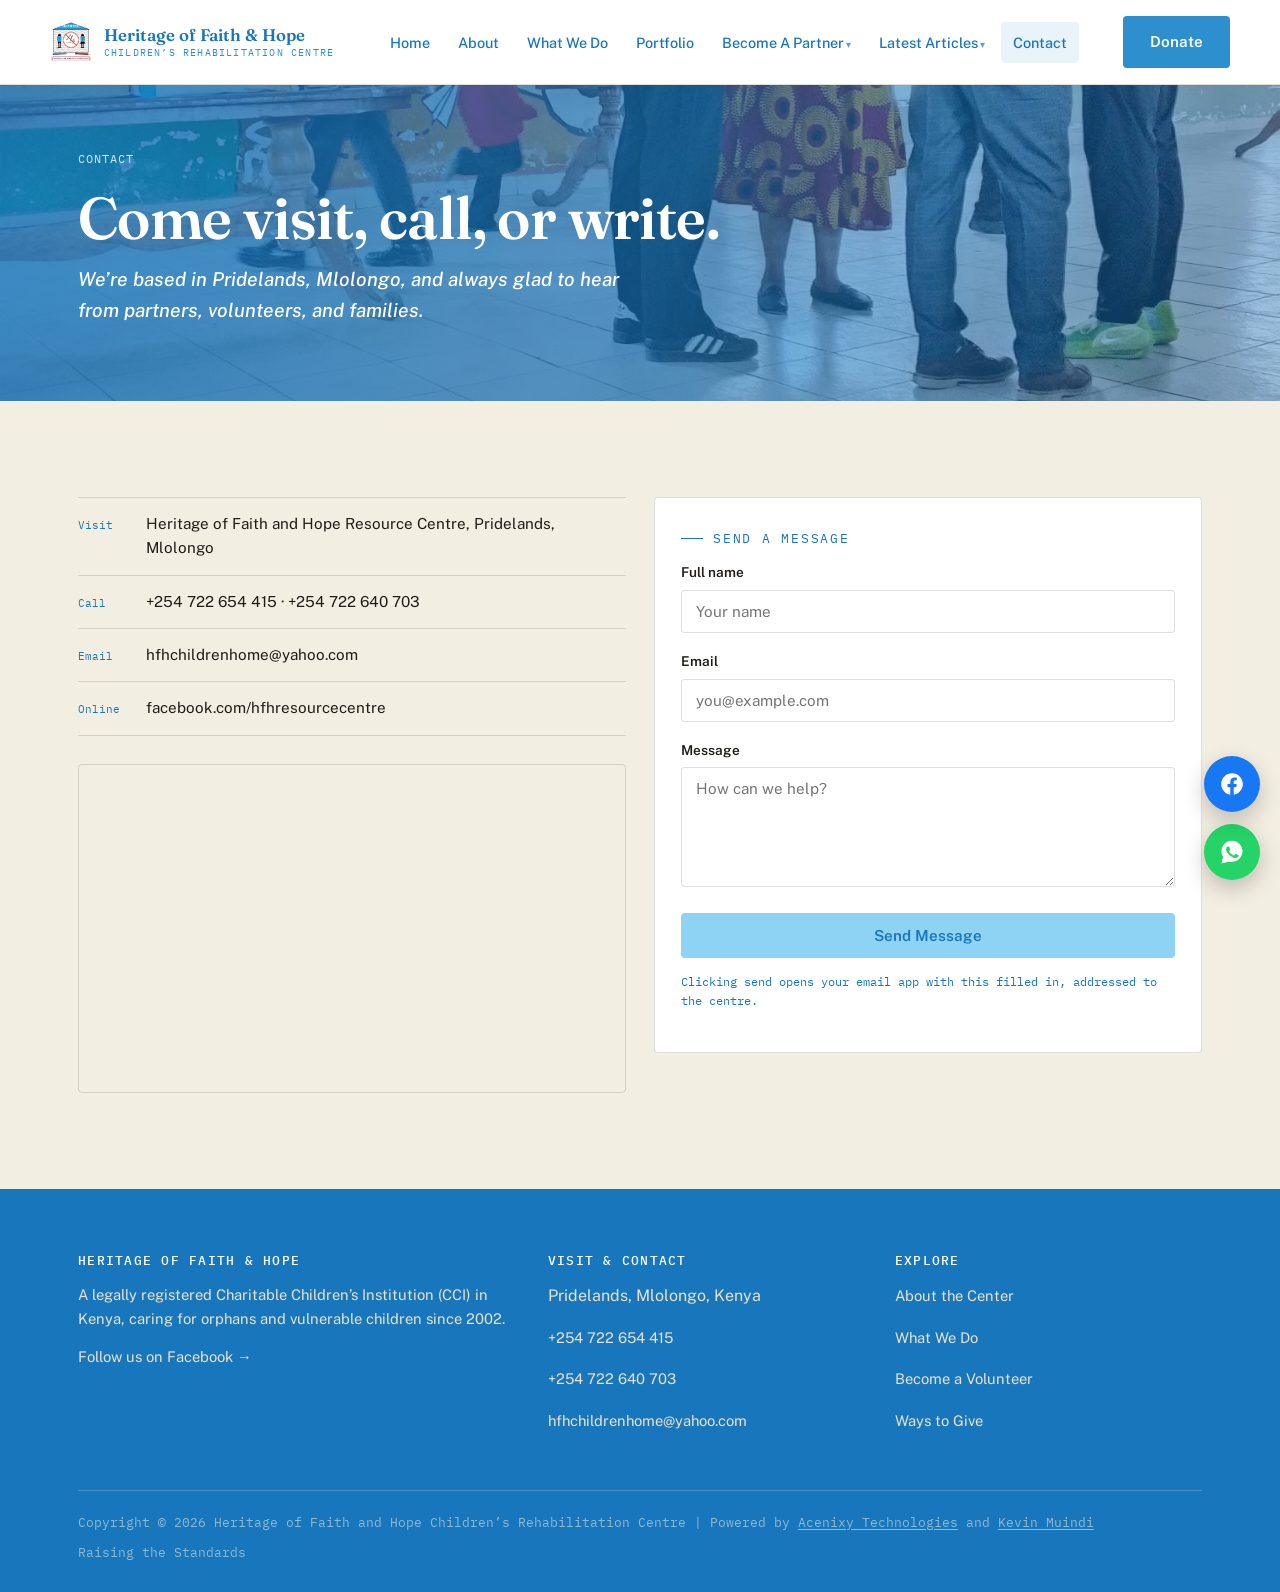
<file: contact.html>
<!DOCTYPE html>
<html lang="en">
<head>
<meta charset="UTF-8">
<meta name="viewport" content="width=device-width, initial-scale=1.0">
<title>Contact · Heritage of Faith and Hope</title>
<meta name="description" content="Contact Heritage of Faith and Hope Children&rsquo;s Rehabilitation Centre in Pridelands, Mlolongo, Kenya.">
<link rel="stylesheet" href="css/styles.css">
</head>
<body>
  <header class="site-header">
    <div class="container nav">
      <a class="brand" href="index.html">
        <img src="assets/logo.png" alt="Heritage of Faith and Hope logo" class="brand-mark">
        <span class="brand-word">Heritage of Faith &amp; Hope<small>Children&rsquo;s Rehabilitation Centre</small></span>
      </a>
      <nav aria-label="Primary">
        <ul class="nav-links">
          <li><a class="nav-link" href="index.html">Home</a></li>
<li><a class="nav-link" href="about.html">About</a></li>
<li><a class="nav-link" href="what-we-do.html">What We Do</a></li>
<li><a class="nav-link" href="portfolio.html">Portfolio</a></li>
<li class="has-dropdown">
              <a class="nav-link" href="become-a-partner.html">Become A Partner</a>
              <ul class="dropdown"><li><a href="become-a-volunteer.html">Become A Volunteer</a></li></ul>
            </li>
<li class="has-dropdown">
              <a class="nav-link" href="latest-articles.html">Latest Articles</a>
              <ul class="dropdown"><li><a href="gallery.html">Gallery</a></li></ul>
            </li>
<li><a class="nav-link is-active" href="contact.html">Contact</a></li>
          <li class="btn-donate-mobile"><a class="btn btn-donate btn-block" href="donate.html">Donate</a></li>
        </ul>
      </nav>
      <div class="nav-actions">
        <a class="btn btn-donate" href="donate.html">Donate</a>
        <button class="nav-toggle" aria-label="Toggle menu" aria-expanded="false">☰</button>
      </div>
    </div>
  </header>
  
  <section class="page-head" style="background-image:url('assets/donor-visit.jpg');">
    <div class="container">
      <p class="breadcrumb">Contact</p>
      <h1>Come visit, call, or write.</h1>
      <p class="lede">We&rsquo;re based in Pridelands, Mlolongo, and always glad to hear from partners, volunteers, and families.</p>
    </div>
  </section>

  <section class="section">
    <div class="container grid grid-2" style="align-items:flex-start;">
      <div class="reveal">
        <div class="register">
          <div class="register-line"><span class="register-no">Visit</span><span class="register-label">Heritage of Faith and Hope Resource Centre, Pridelands, Mlolongo</span></div>
          <div class="register-line"><span class="register-no">Call</span><span class="register-label"><a href="tel:+254722654415">+254 722 654 415</a> &middot; <a href="tel:+254722640703">+254 722 640 703</a></span></div>
          <div class="register-line"><span class="register-no">Email</span><span class="register-label"><a href="mailto:hfhchildrenhome@yahoo.com">hfhchildrenhome@yahoo.com</a></span></div>
          <div class="register-line"><span class="register-no">Online</span><span class="register-label"><a href="https://web.facebook.com/hfhresourcecentre" target="_blank" rel="noopener">facebook.com/hfhresourcecentre</a></span></div>
        </div>
        <div style="margin-top:28px; border-radius:var(--radius); overflow:hidden; border:1px solid var(--line);">
          <iframe src="https://www.google.com/maps/embed?pb=!1m14!1m8!1m3!1d510542.8858775759!2d36.962273!3d-1.406464!3m2!1i1024!2i768!4f13.1!3m3!1m2!1s0x182f74af2011add9%3A0xbb7bc2d4cbfa1091!2sHeritage%20of%20Faith%20and%20Hope%20Resource%20Centre!5e0!3m2!1sen!2sus!4v1724923681725!5m2!1sen!2sus" width="100%" height="320" style="border:0;" allowfullscreen="" loading="lazy" referrerpolicy="no-referrer-when-downgrade" title="Map to Heritage of Faith and Hope Resource Centre"></iframe>
        </div>
      </div>

      <form class="card reveal" id="contact-form">
        <p class="eyebrow">Send a Message</p>
        <div class="form-field">
          <label for="c-name">Full name</label>
          <input id="c-name" name="name" type="text" placeholder="Your name" required>
        </div>
        <div class="form-field">
          <label for="c-email">Email</label>
          <input id="c-email" name="email" type="email" placeholder="you@example.com" required>
        </div>
        <div class="form-field">
          <label for="c-message">Message</label>
          <textarea id="c-message" name="message" placeholder="How can we help?" required></textarea>
        </div>
        <button class="btn btn-primary btn-block" type="submit">Send Message</button>
        <p class="form-note" style="margin-top:14px;">Clicking send opens your email app with this filled in, addressed to the centre.</p>
      </form>
    </div>
  </section>

  <footer class="site-footer">
    <div class="container">
      <div class="footer-grid">
        <div>
          <h4>Heritage of Faith &amp; Hope</h4>
          <p>A legally registered Charitable Children&rsquo;s Institution (CCI) in Kenya, caring for orphans and vulnerable children since 2002.</p>
          <p><a href="https://web.facebook.com/hfhresourcecentre" target="_blank" rel="noopener">Follow us on Facebook &rarr;</a></p>
        </div>
        <div>
          <h4>Visit &amp; Contact</h4>
          <ul class="stack">
            <li>Pridelands, Mlolongo, Kenya</li>
            <li><a href="tel:+254722654415">+254 722 654 415</a></li>
            <li><a href="tel:+254722640703">+254 722 640 703</a></li>
            <li><a href="mailto:hfhchildrenhome@yahoo.com">hfhchildrenhome@yahoo.com</a></li>
          </ul>
        </div>
        <div>
          <h4>Explore</h4>
          <ul class="stack">
            <li><a href="about.html">About the Center</a></li>
            <li><a href="what-we-do.html">What We Do</a></li>
            <li><a href="become-a-volunteer.html">Become a Volunteer</a></li>
            <li><a href="donate.html">Ways to Give</a></li>
          </ul>
        </div>
      </div>
      <div class="footer-bottom">
        <span>Copyright &copy; 2026 Heritage of Faith and Hope Children&rsquo;s Rehabilitation Centre | Powered by <a href="https://acenixytech.co.ke/" target="_blank" rel="noopener">Acenixy Technologies</a> and <a href="https://muindikelvin.github.io/" target="_blank" rel="noopener">Kevin Muindi</a></span>
        <span>Raising the Standards</span>
      </div>
    </div>
  </footer>
  <a href="https://wa.me/254722654415?text=Hi%2C%20I%27d%20like%20to%20get%20in%20touch%20with%20Heritage%20of%20Faith%20and%20Hope." target="_blank" rel="noopener" class="whatsapp-float" aria-label="Chat with us on WhatsApp">
    <svg viewBox="0 0 32 32" xmlns="http://www.w3.org/2000/svg"><path d="M16.004 3C9.377 3 4 8.373 4 15c0 2.34.673 4.523 1.837 6.37L4 29l7.84-1.79A12.93 12.93 0 0 0 16.004 27C22.63 27 28 21.627 28 15S22.63 3 16.004 3Zm7.1 18.1c-.3.85-1.72 1.62-2.37 1.7-.6.08-1.36.11-2.2-.14-.5-.15-1.15-.37-1.98-.72-3.48-1.5-5.75-5-5.92-5.24-.17-.24-1.41-1.88-1.41-3.58 0-1.7.9-2.53 1.21-2.88.32-.35.7-.44.93-.44.24 0 .47 0 .68.01.22.01.51-.08.8.61.3.71 1.01 2.46 1.1 2.64.09.18.15.4.03.64-.12.24-.18.39-.36.6-.18.21-.38.47-.54.63-.18.18-.37.37-.16.73.21.36.93 1.53 1.99 2.48 1.37 1.22 2.52 1.6 2.88 1.78.36.18.57.15.78-.09.21-.24.9-1.05 1.14-1.41.24-.36.48-.3.81-.18.33.12 2.1.99 2.46 1.17.36.18.6.27.69.42.09.15.09.85-.21 1.7Z"/></svg>
  </a>
    <a href="https://www.facebook.com/hfhresourcecentre" target="_blank" rel="noopener" class="facebook-float" aria-label="Visit our Facebook page">
    <svg viewBox="0 0 24 24" xmlns="http://www.w3.org/2000/svg"><path d="M22 12.06C22 6.505 17.523 2 12 2S2 6.505 2 12.06c0 5.02 3.657 9.184 8.438 9.94v-7.03H7.898v-2.91h2.54V9.845c0-2.522 1.492-3.915 3.777-3.915 1.094 0 2.238.196 2.238.196v2.475h-1.26c-1.243 0-1.63.774-1.63 1.567v1.882h2.773l-.443 2.91h-2.33V22c4.78-.756 8.437-4.92 8.437-9.94Z"/></svg>
  </a>
    <script src="js/main.js"></script>
</body>
</html>
</file>
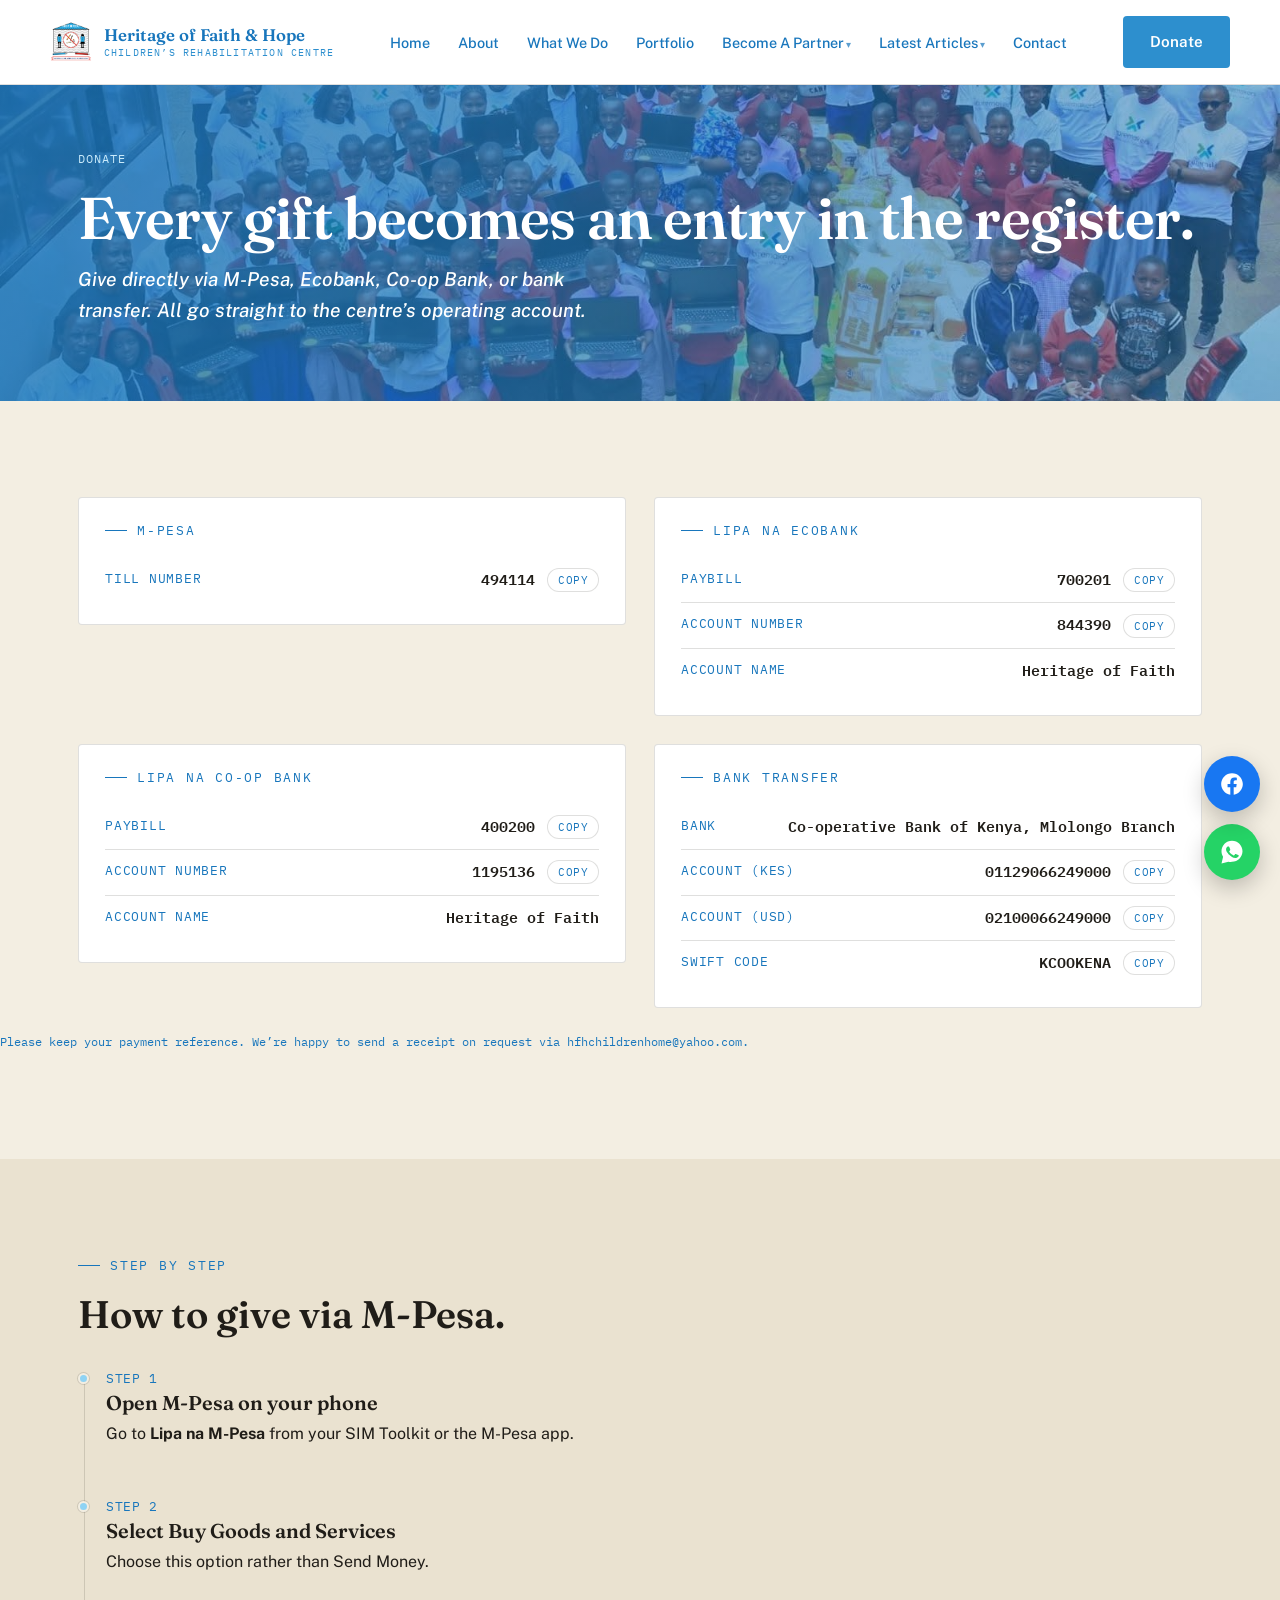
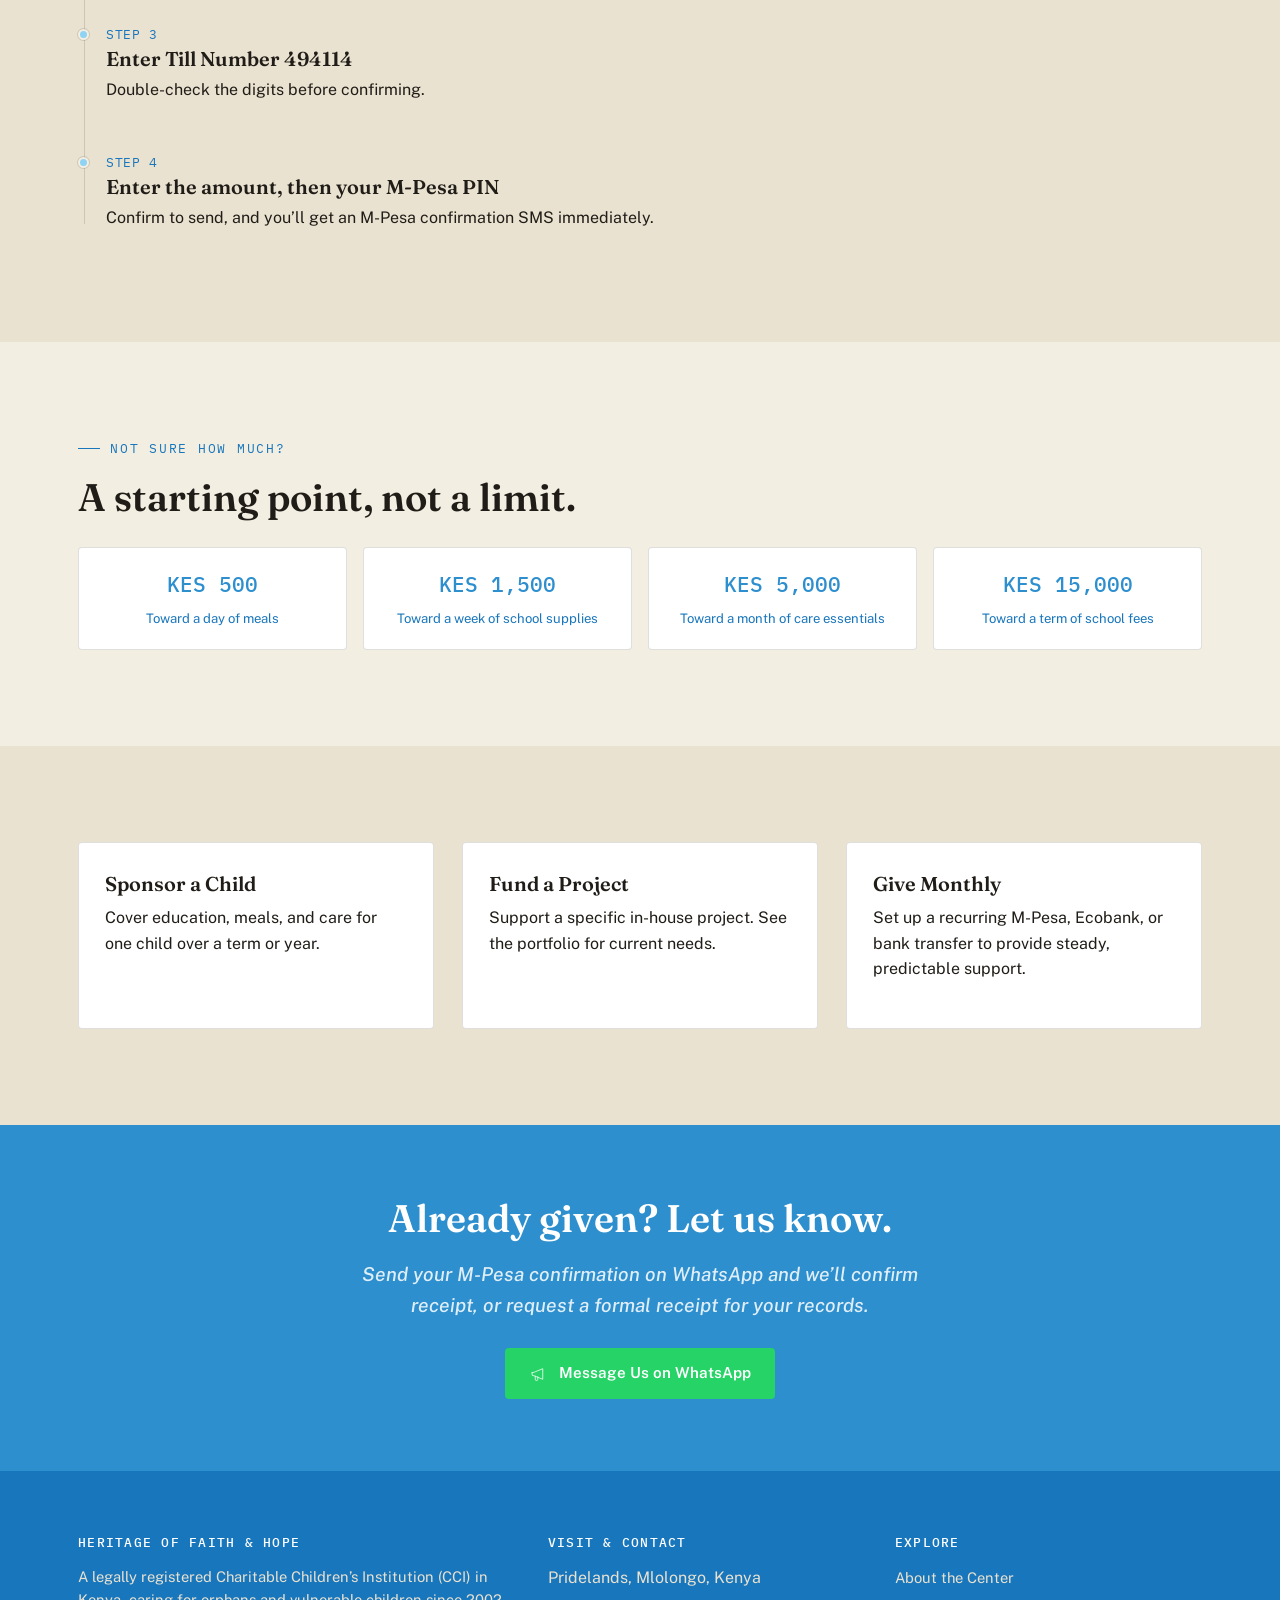
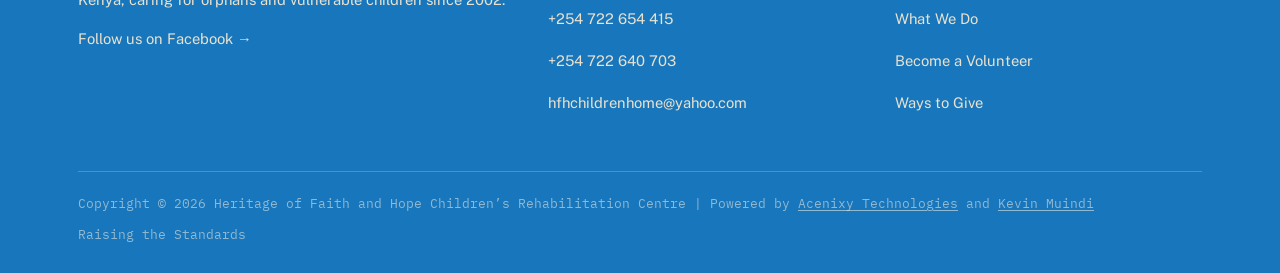
<file: donate.html>
<!DOCTYPE html>
<html lang="en">
<head>
<meta charset="UTF-8">
<meta name="viewport" content="width=device-width, initial-scale=1.0">
<title>Donate · Heritage of Faith and Hope</title>
<meta name="description" content="Ways to give to Heritage of Faith and Hope Children&rsquo;s Rehabilitation Centre via M-Pesa, Ecobank, Co-op Bank, or bank transfer.">
<link rel="stylesheet" href="css/styles.css">
</head>
<body>
  <header class="site-header">
    <div class="container nav">
      <a class="brand" href="index.html">
        <img src="assets/logo.png" alt="Heritage of Faith and Hope logo" class="brand-mark">
        <span class="brand-word">Heritage of Faith &amp; Hope<small>Children&rsquo;s Rehabilitation Centre</small></span>
      </a>
      <nav aria-label="Primary">
        <ul class="nav-links">
          <li><a class="nav-link" href="index.html">Home</a></li>
<li><a class="nav-link" href="about.html">About</a></li>
<li><a class="nav-link" href="what-we-do.html">What We Do</a></li>
<li><a class="nav-link" href="portfolio.html">Portfolio</a></li>
<li class="has-dropdown">
              <a class="nav-link" href="become-a-partner.html">Become A Partner</a>
              <ul class="dropdown"><li><a href="become-a-volunteer.html">Become A Volunteer</a></li></ul>
            </li>
<li class="has-dropdown">
              <a class="nav-link" href="latest-articles.html">Latest Articles</a>
              <ul class="dropdown"><li><a href="gallery.html">Gallery</a></li></ul>
            </li>
<li><a class="nav-link" href="contact.html">Contact</a></li>
          <li class="btn-donate-mobile"><a class="btn btn-donate btn-block" href="donate.html">Donate</a></li>
        </ul>
      </nav>
      <div class="nav-actions">
        <a class="btn btn-donate" href="donate.html">Donate</a>
        <button class="nav-toggle" aria-label="Toggle menu" aria-expanded="false">☰</button>
      </div>
    </div>
  </header>
  
  <section class="page-head" style="background-image:url('assets/carousel-donate.jpg');">
    <div class="container">
      <p class="breadcrumb">Donate</p>
      <h1>Every gift becomes an entry in the register.</h1>
      <p class="lede">Give directly via M-Pesa, Ecobank, Co-op Bank, or bank transfer. All go straight to the centre&rsquo;s operating account.</p>
    </div>
  </section>

  <section class="section">
    <div class="container grid grid-2" style="align-items:flex-start;">
      <div class="pay-box reveal">
        <p class="eyebrow">M-Pesa</p>
        <div class="pay-row">
          <span class="k">Till Number</span>
          <span class="v-wrap"><span class="v">494114</span><button class="copy-btn" data-copy="494114">Copy</button></span>
        </div>
      </div>

      <div class="pay-box reveal">
        <p class="eyebrow">Lipa na Ecobank</p>
        <div class="pay-row">
          <span class="k">Paybill</span>
          <span class="v-wrap"><span class="v">700201</span><button class="copy-btn" data-copy="700201">Copy</button></span>
        </div>
        <div class="pay-row">
          <span class="k">Account Number</span>
          <span class="v-wrap"><span class="v">844390</span><button class="copy-btn" data-copy="844390">Copy</button></span>
        </div>
        <div class="pay-row"><span class="k">Account Name</span><span class="v">Heritage of Faith</span></div>
      </div>

      <div class="pay-box reveal">
        <p class="eyebrow">Lipa na Co-op Bank</p>
        <div class="pay-row">
          <span class="k">Paybill</span>
          <span class="v-wrap"><span class="v">400200</span><button class="copy-btn" data-copy="400200">Copy</button></span>
        </div>
        <div class="pay-row">
          <span class="k">Account Number</span>
          <span class="v-wrap"><span class="v">1195136</span><button class="copy-btn" data-copy="1195136">Copy</button></span>
        </div>
        <div class="pay-row"><span class="k">Account Name</span><span class="v">Heritage of Faith</span></div>
      </div>

      <div class="pay-box reveal">
        <p class="eyebrow">Bank Transfer</p>
        <div class="pay-row"><span class="k">Bank</span><span class="v">Co-operative Bank of Kenya, Mlolongo Branch</span></div>
        <div class="pay-row">
          <span class="k">Account (KES)</span>
          <span class="v-wrap"><span class="v">01129066249000</span><button class="copy-btn" data-copy="01129066249000">Copy</button></span>
        </div>
        <div class="pay-row">
          <span class="k">Account (USD)</span>
          <span class="v-wrap"><span class="v">02100066249000</span><button class="copy-btn" data-copy="02100066249000">Copy</button></span>
        </div>
        <div class="pay-row">
          <span class="k">Swift Code</span>
          <span class="v-wrap"><span class="v">KCOOKENA</span><button class="copy-btn" data-copy="KCOOKENA">Copy</button></span>
        </div>
      </div>
    </div>
    <p class="form-note" style="margin-top:24px;">Please keep your payment reference. We&rsquo;re happy to send a receipt on request via <a href="mailto:hfhchildrenhome@yahoo.com">hfhchildrenhome@yahoo.com</a>.</p>
  </section>

  <section class="section section--sunken">
    <div class="container">
      <p class="eyebrow">Step by Step</p>
      <h2 class="reveal">How to give via M-Pesa.</h2>
      <div class="timeline reveal" style="margin-top:32px; max-width:60ch;">
        <div class="timeline-entry">
          <div class="timeline-date">STEP 1</div>
          <h3>Open M-Pesa on your phone</h3>
          <p>Go to <strong>Lipa na M-Pesa</strong> from your SIM Toolkit or the M-Pesa app.</p>
        </div>
        <div class="timeline-entry">
          <div class="timeline-date">STEP 2</div>
          <h3>Select Buy Goods and Services</h3>
          <p>Choose this option rather than Send Money.</p>
        </div>
        <div class="timeline-entry">
          <div class="timeline-date">STEP 3</div>
          <h3>Enter Till Number 494114</h3>
          <p>Double-check the digits before confirming.</p>
        </div>
        <div class="timeline-entry">
          <div class="timeline-date">STEP 4</div>
          <h3>Enter the amount, then your M-Pesa PIN</h3>
          <p>Confirm to send, and you&rsquo;ll get an M-Pesa confirmation SMS immediately.</p>
        </div>
      </div>
    </div>
  </section>

  <section class="section">
    <div class="container">
      <p class="eyebrow">Not Sure How Much?</p>
      <h2 class="reveal">A starting point, not a limit.</h2>
      <div class="amount-grid">
        <div class="amount-chip reveal">
          <div class="amount-value">KES 500</div>
          <div class="amount-impact">Toward a day of meals</div>
        </div>
        <div class="amount-chip reveal">
          <div class="amount-value">KES 1,500</div>
          <div class="amount-impact">Toward a week of school supplies</div>
        </div>
        <div class="amount-chip reveal">
          <div class="amount-value">KES 5,000</div>
          <div class="amount-impact">Toward a month of care essentials</div>
        </div>
        <div class="amount-chip reveal">
          <div class="amount-value">KES 15,000</div>
          <div class="amount-impact">Toward a term of school fees</div>
        </div>
      </div>
    </div>
  </section>

  <section class="section section--sunken">
    <div class="container grid grid-3">
      <div class="card reveal">
        <h3>Sponsor a Child</h3>
        <p>Cover education, meals, and care for one child over a term or year.</p>
      </div>
      <div class="card reveal">
        <h3>Fund a Project</h3>
        <p>Support a specific in-house project. See the <a href="portfolio.html">portfolio</a> for current needs.</p>
      </div>
      <div class="card reveal">
        <h3>Give Monthly</h3>
        <p>Set up a recurring M-Pesa, Ecobank, or bank transfer to provide steady, predictable support.</p>
      </div>
    </div>
  </section>

  <section class="cta-band">
    <div class="container">
      <h2>Already given? Let us know.</h2>
      <p class="lede text-center" style="max-width:52ch; margin:0 auto 28px;">Send your M-Pesa confirmation on WhatsApp and we&rsquo;ll confirm receipt, or request a formal receipt for your records.</p>
      <a href="https://wa.me/254722654415?text=Hi%2C%20I%27ve%20just%20made%20a%20donation%20to%20Heritage%20of%20Faith%20and%20Hope." target="_blank" rel="noopener" class="whatsapp-cta">
        <svg viewBox="0 0 64 64" fill="none" stroke="currentColor" stroke-width="2.4" stroke-linecap="round" stroke-linejoin="round"><path d="M10 28v8l10 3 24 10V15L20 25l-10 3Z"/><path d="M20 39v10a4 4 0 0 0 8 0v-8"/></svg> Message Us on WhatsApp
      </a>
    </div>
  </section>

  <footer class="site-footer">
    <div class="container">
      <div class="footer-grid">
        <div>
          <h4>Heritage of Faith &amp; Hope</h4>
          <p>A legally registered Charitable Children&rsquo;s Institution (CCI) in Kenya, caring for orphans and vulnerable children since 2002.</p>
          <p><a href="https://web.facebook.com/hfhresourcecentre" target="_blank" rel="noopener">Follow us on Facebook &rarr;</a></p>
        </div>
        <div>
          <h4>Visit &amp; Contact</h4>
          <ul class="stack">
            <li>Pridelands, Mlolongo, Kenya</li>
            <li><a href="tel:+254722654415">+254 722 654 415</a></li>
            <li><a href="tel:+254722640703">+254 722 640 703</a></li>
            <li><a href="mailto:hfhchildrenhome@yahoo.com">hfhchildrenhome@yahoo.com</a></li>
          </ul>
        </div>
        <div>
          <h4>Explore</h4>
          <ul class="stack">
            <li><a href="about.html">About the Center</a></li>
            <li><a href="what-we-do.html">What We Do</a></li>
            <li><a href="become-a-volunteer.html">Become a Volunteer</a></li>
            <li><a href="donate.html">Ways to Give</a></li>
          </ul>
        </div>
      </div>
      <div class="footer-bottom">
        <span>Copyright &copy; 2026 Heritage of Faith and Hope Children&rsquo;s Rehabilitation Centre | Powered by <a href="https://acenixytech.co.ke/" target="_blank" rel="noopener">Acenixy Technologies</a> and <a href="https://muindikelvin.github.io/" target="_blank" rel="noopener">Kevin Muindi</a></span>
        <span>Raising the Standards</span>
      </div>
    </div>
  </footer>
  <a href="https://wa.me/254722654415?text=Hi%2C%20I%27d%20like%20to%20get%20in%20touch%20with%20Heritage%20of%20Faith%20and%20Hope." target="_blank" rel="noopener" class="whatsapp-float" aria-label="Chat with us on WhatsApp">
    <svg viewBox="0 0 32 32" xmlns="http://www.w3.org/2000/svg"><path d="M16.004 3C9.377 3 4 8.373 4 15c0 2.34.673 4.523 1.837 6.37L4 29l7.84-1.79A12.93 12.93 0 0 0 16.004 27C22.63 27 28 21.627 28 15S22.63 3 16.004 3Zm7.1 18.1c-.3.85-1.72 1.62-2.37 1.7-.6.08-1.36.11-2.2-.14-.5-.15-1.15-.37-1.98-.72-3.48-1.5-5.75-5-5.92-5.24-.17-.24-1.41-1.88-1.41-3.58 0-1.7.9-2.53 1.21-2.88.32-.35.7-.44.93-.44.24 0 .47 0 .68.01.22.01.51-.08.8.61.3.71 1.01 2.46 1.1 2.64.09.18.15.4.03.64-.12.24-.18.39-.36.6-.18.21-.38.47-.54.63-.18.18-.37.37-.16.73.21.36.93 1.53 1.99 2.48 1.37 1.22 2.52 1.6 2.88 1.78.36.18.57.15.78-.09.21-.24.9-1.05 1.14-1.41.24-.36.48-.3.81-.18.33.12 2.1.99 2.46 1.17.36.18.6.27.69.42.09.15.09.85-.21 1.7Z"/></svg>
  </a>
    <a href="https://www.facebook.com/hfhresourcecentre" target="_blank" rel="noopener" class="facebook-float" aria-label="Visit our Facebook page">
    <svg viewBox="0 0 24 24" xmlns="http://www.w3.org/2000/svg"><path d="M22 12.06C22 6.505 17.523 2 12 2S2 6.505 2 12.06c0 5.02 3.657 9.184 8.438 9.94v-7.03H7.898v-2.91h2.54V9.845c0-2.522 1.492-3.915 3.777-3.915 1.094 0 2.238.196 2.238.196v2.475h-1.26c-1.243 0-1.63.774-1.63 1.567v1.882h2.773l-.443 2.91h-2.33V22c4.78-.756 8.437-4.92 8.437-9.94Z"/></svg>
  </a>
    <script src="js/main.js"></script>
</body>
</html>
</file>
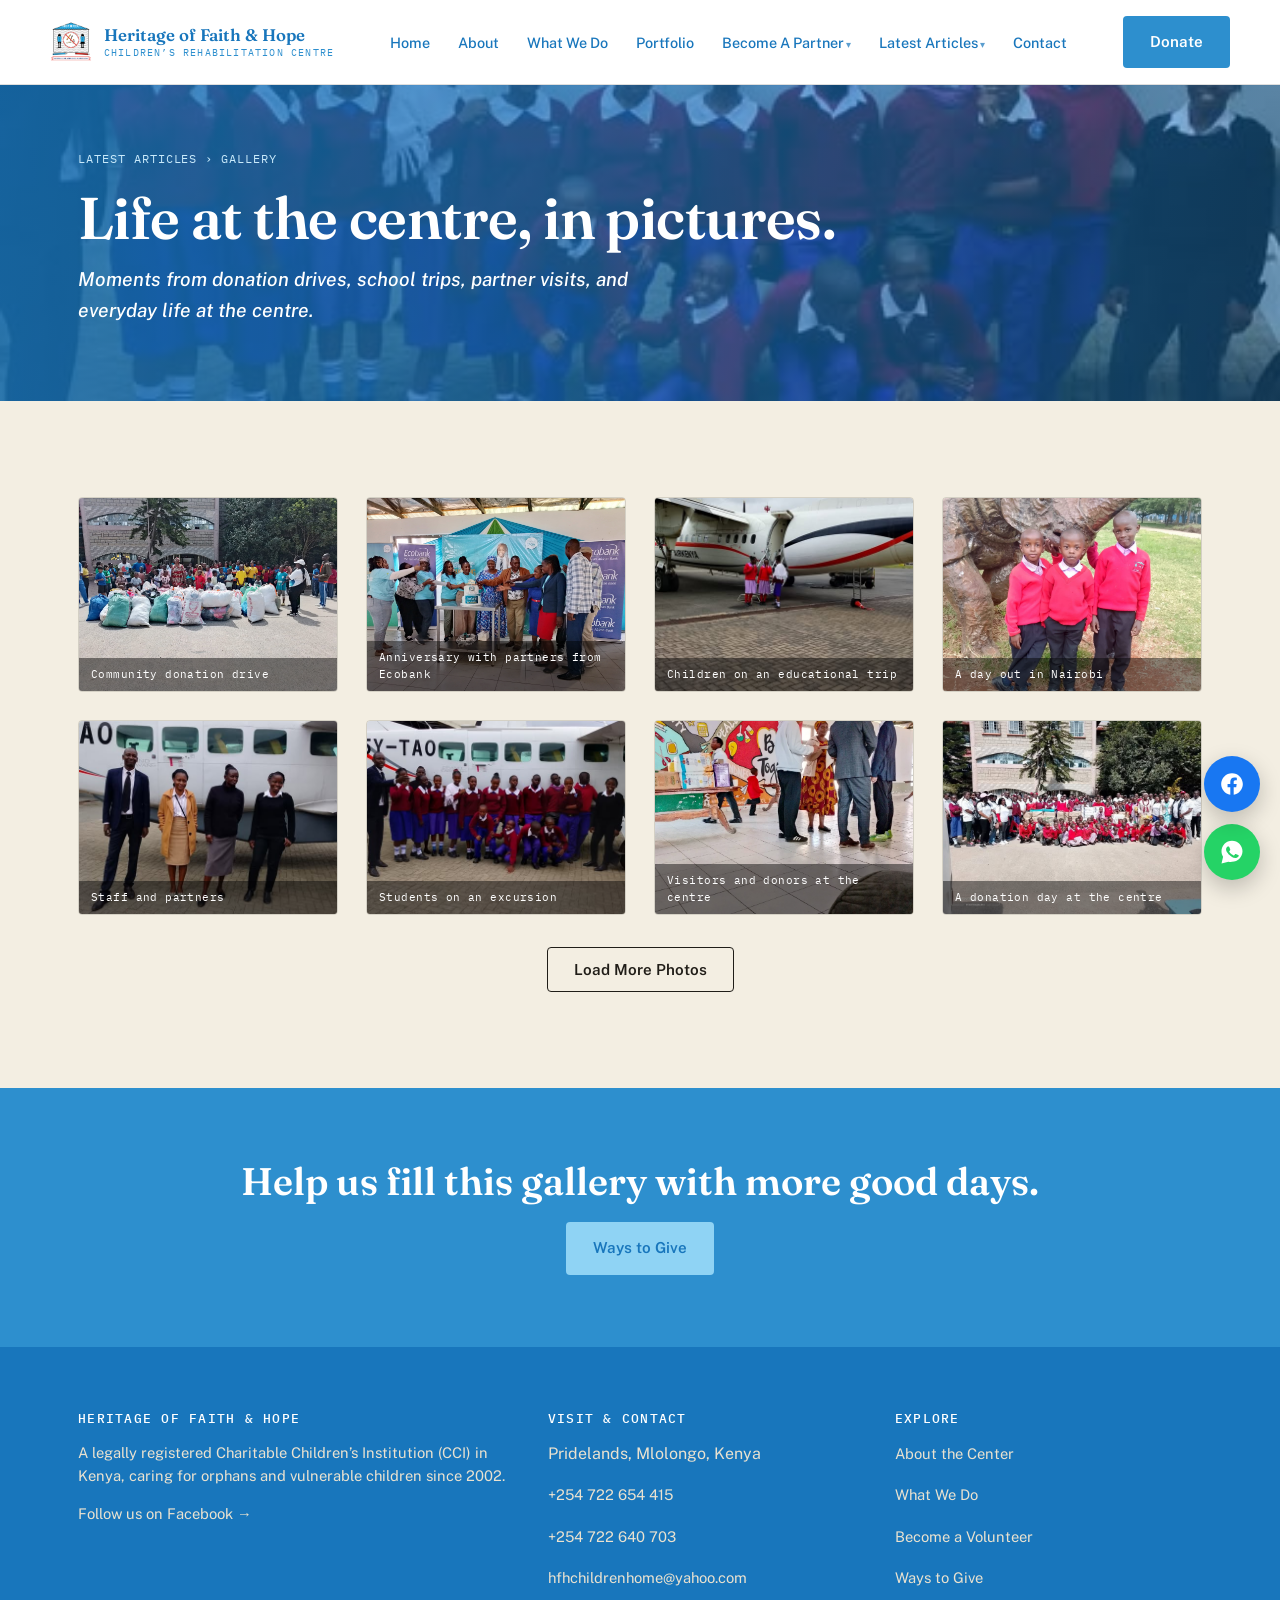
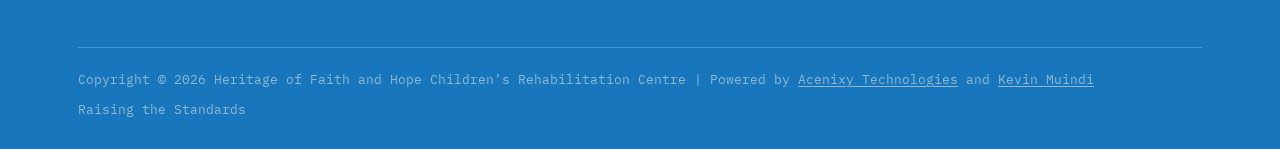
<file: gallery.html>
<!DOCTYPE html>
<html lang="en">
<head>
<meta charset="UTF-8">
<meta name="viewport" content="width=device-width, initial-scale=1.0">
<title>Gallery · Heritage of Faith and Hope</title>
<meta name="description" content="Photo gallery of Heritage of Faith and Hope Children&rsquo;s Rehabilitation Centre.">
<link rel="stylesheet" href="css/styles.css">
</head>
<body>
  <header class="site-header">
    <div class="container nav">
      <a class="brand" href="index.html">
        <img src="assets/logo.png" alt="Heritage of Faith and Hope logo" class="brand-mark">
        <span class="brand-word">Heritage of Faith &amp; Hope<small>Children&rsquo;s Rehabilitation Centre</small></span>
      </a>
      <nav aria-label="Primary">
        <ul class="nav-links">
          <li><a class="nav-link" href="index.html">Home</a></li>
<li><a class="nav-link" href="about.html">About</a></li>
<li><a class="nav-link" href="what-we-do.html">What We Do</a></li>
<li><a class="nav-link" href="portfolio.html">Portfolio</a></li>
<li class="has-dropdown">
              <a class="nav-link" href="become-a-partner.html">Become A Partner</a>
              <ul class="dropdown"><li><a href="become-a-volunteer.html">Become A Volunteer</a></li></ul>
            </li>
<li class="has-dropdown">
              <a class="nav-link" href="latest-articles.html">Latest Articles</a>
              <ul class="dropdown"><li><a href="gallery.html">Gallery</a></li></ul>
            </li>
<li><a class="nav-link" href="contact.html">Contact</a></li>
          <li class="btn-donate-mobile"><a class="btn btn-donate btn-block" href="donate.html">Donate</a></li>
        </ul>
      </nav>
      <div class="nav-actions">
        <a class="btn btn-donate" href="donate.html">Donate</a>
        <button class="nav-toggle" aria-label="Toggle menu" aria-expanded="false">☰</button>
      </div>
    </div>
  </header>
  
  <section class="page-head" style="background-image:url('assets/students-excursion.jpg');">
    <div class="container">
      <p class="breadcrumb">Latest Articles &rsaquo; Gallery</p>
      <h1>Life at the centre, in pictures.</h1>
      <p class="lede">Moments from donation drives, school trips, partner visits, and everyday life at the centre.</p>
    </div>
  </section>

  <section class="section">
    <div class="container">
      <div class="grid grid-4" id="gallery-grid">
        <div class="real-photo reveal">
      <img src="assets/donation-drive.jpg" alt="Community donation drive" loading="lazy">
      <span class="illustration-caption">Community donation drive</span>
    </div><div class="real-photo reveal">
      <img src="assets/ecobank-anniversary.jpg" alt="Anniversary with partners from Ecobank" loading="lazy">
      <span class="illustration-caption">Anniversary with partners from Ecobank</span>
    </div><div class="real-photo reveal">
      <img src="assets/school-trip-airkenya.jpg" alt="Children on an educational trip" loading="lazy">
      <span class="illustration-caption">Children on an educational trip</span>
    </div><div class="real-photo reveal">
      <img src="assets/school-trip-statue.jpg" alt="A day out in Nairobi" loading="lazy">
      <span class="illustration-caption">A day out in Nairobi</span>
    </div><div class="real-photo reveal">
      <img src="assets/staff-aircraft.jpg" alt="Staff and partners" loading="lazy">
      <span class="illustration-caption">Staff and partners</span>
    </div><div class="real-photo reveal">
      <img src="assets/students-excursion.jpg" alt="Students on an excursion" loading="lazy">
      <span class="illustration-caption">Students on an excursion</span>
    </div><div class="real-photo reveal">
      <img src="assets/donor-visit.jpg" alt="Visitors and donors at the centre" loading="lazy">
      <span class="illustration-caption">Visitors and donors at the centre</span>
    </div><div class="real-photo reveal">
      <img src="assets/group-donation-event.jpg" alt="A donation day at the centre" loading="lazy">
      <span class="illustration-caption">A donation day at the centre</span>
    </div><div class="real-photo reveal gallery-extra">
      <img src="assets/supplies-distribution.jpg" alt="Supplies arriving at the centre" loading="lazy">
      <span class="illustration-caption">Supplies arriving at the centre</span>
    </div><div class="real-photo reveal gallery-extra">
      <img src="assets/sports-day-partners.jpg" alt="Sports day with partners" loading="lazy">
      <span class="illustration-caption">Sports day with partners</span>
    </div><div class="real-photo reveal gallery-extra">
      <img src="assets/donation-handover.jpg" alt="A handover of donated supplies" loading="lazy">
      <span class="illustration-caption">A handover of donated supplies</span>
    </div><div class="real-photo reveal gallery-extra">
      <img src="assets/classroom-desks.jpg" alt="New desks in the classroom" loading="lazy">
      <span class="illustration-caption">New desks in the classroom</span>
    </div><div class="real-photo reveal gallery-extra">
      <img src="assets/pavicon-donation.jpg" alt="A donation day with partner PAVICON" loading="lazy">
      <span class="illustration-caption">A donation day with partner PAVICON</span>
    </div><div class="real-photo reveal gallery-extra">
      <img src="assets/small-group-donation.jpg" alt="A smaller donation moment at the centre" loading="lazy">
      <span class="illustration-caption">A smaller donation moment at the centre</span>
    </div><div class="real-photo reveal gallery-extra">
      <img src="assets/hall-gathering.jpg" alt="Children and youth at a community gathering" loading="lazy">
      <span class="illustration-caption">Children and youth at a community gathering</span>
    </div><div class="real-photo reveal gallery-extra">
      <img src="assets/road-naming-ceremony.jpg" alt="The Pridelands Road naming ceremony" loading="lazy">
      <span class="illustration-caption">The Pridelands Road naming ceremony</span>
    </div><div class="real-photo reveal gallery-extra">
      <img src="assets/machakos-law-courts.jpg" alt="Youth at an event with Machakos Law Courts" loading="lazy">
      <span class="illustration-caption">Youth at an event with Machakos Law Courts</span>
    </div><div class="real-photo reveal gallery-extra">
      <img src="assets/celebration-day.jpg" alt="A celebration day at the centre" loading="lazy">
      <span class="illustration-caption">A celebration day at the centre</span>
    </div><div class="real-photo reveal gallery-extra">
      <img src="assets/worship-assembly.jpg" alt="Children in a worship assembly" loading="lazy">
      <span class="illustration-caption">Children in worship assembly</span>
    </div><div class="real-photo reveal gallery-extra">
      <img src="assets/meal-time.jpg" alt="Children sharing a meal" loading="lazy">
      <span class="illustration-caption">Meal time at the centre</span>
    </div><div class="real-photo reveal gallery-extra">
      <img src="assets/ict-skills-day.jpg" alt="ICT skills day with Ecobank" loading="lazy">
      <span class="illustration-caption">ICT skills day with Ecobank</span>
    </div><div class="real-photo reveal gallery-extra">
      <img src="assets/peer-support-circle.jpg" alt="A peer support discussion circle" loading="lazy">
      <span class="illustration-caption">A peer support discussion circle</span>
    </div><div class="real-photo reveal gallery-extra">
      <img src="assets/classroom-study.jpg" alt="Students studying in class" loading="lazy">
      <span class="illustration-caption">Students in class</span>
    </div><div class="real-photo reveal gallery-extra">
      <img src="assets/farm-gardening-2.jpg" alt="Children tending the kitchen garden" loading="lazy">
      <span class="illustration-caption">Tending the kitchen garden</span>
    </div><div class="real-photo reveal gallery-extra">
      <img src="assets/farm-gardening-3.jpg" alt="Children planting in the garden" loading="lazy">
      <span class="illustration-caption">Planting day</span>
    </div><div class="real-photo reveal gallery-extra">
      <img src="assets/water-carrying-2.jpg" alt="Children collecting water" loading="lazy">
      <span class="illustration-caption">Water collection</span>
    </div><div class="real-photo reveal gallery-extra">
      <img src="assets/alumni-graduation-2.jpg" alt="Alumni at their graduation" loading="lazy">
      <span class="illustration-caption">Alumni graduation day</span>
    </div><div class="real-photo reveal gallery-extra">
      <img src="assets/alumni-graduation-cake.jpg" alt="Celebrating alumni graduation with cake" loading="lazy">
      <span class="illustration-caption">Celebrating a graduation</span>
    </div><div class="real-photo reveal gallery-extra">
      <img src="assets/community-cleanup-isaca.jpg" alt="Community cleanup with ISACA volunteers" loading="lazy">
      <span class="illustration-caption">Community cleanup with ISACA</span>
    </div>
      </div>
      <div class="text-center" style="margin-top:32px;"><button id="gallery-load-more" class="btn btn-ghost">Load More Photos</button></div>
    </div>
  </section>

  <section class="cta-band">
    <div class="container">
      <h2>Help us fill this gallery with more good days.</h2>
      <a href="donate.html" class="btn btn-primary">Ways to Give</a>
    </div>
  </section>

  <footer class="site-footer">
    <div class="container">
      <div class="footer-grid">
        <div>
          <h4>Heritage of Faith &amp; Hope</h4>
          <p>A legally registered Charitable Children&rsquo;s Institution (CCI) in Kenya, caring for orphans and vulnerable children since 2002.</p>
          <p><a href="https://web.facebook.com/hfhresourcecentre" target="_blank" rel="noopener">Follow us on Facebook &rarr;</a></p>
        </div>
        <div>
          <h4>Visit &amp; Contact</h4>
          <ul class="stack">
            <li>Pridelands, Mlolongo, Kenya</li>
            <li><a href="tel:+254722654415">+254 722 654 415</a></li>
            <li><a href="tel:+254722640703">+254 722 640 703</a></li>
            <li><a href="mailto:hfhchildrenhome@yahoo.com">hfhchildrenhome@yahoo.com</a></li>
          </ul>
        </div>
        <div>
          <h4>Explore</h4>
          <ul class="stack">
            <li><a href="about.html">About the Center</a></li>
            <li><a href="what-we-do.html">What We Do</a></li>
            <li><a href="become-a-volunteer.html">Become a Volunteer</a></li>
            <li><a href="donate.html">Ways to Give</a></li>
          </ul>
        </div>
      </div>
      <div class="footer-bottom">
        <span>Copyright &copy; 2026 Heritage of Faith and Hope Children&rsquo;s Rehabilitation Centre | Powered by <a href="https://acenixytech.co.ke/" target="_blank" rel="noopener">Acenixy Technologies</a> and <a href="https://muindikelvin.github.io/" target="_blank" rel="noopener">Kevin Muindi</a></span>
        <span>Raising the Standards</span>
      </div>
    </div>
  </footer>
  <a href="https://wa.me/254722654415?text=Hi%2C%20I%27d%20like%20to%20get%20in%20touch%20with%20Heritage%20of%20Faith%20and%20Hope." target="_blank" rel="noopener" class="whatsapp-float" aria-label="Chat with us on WhatsApp">
    <svg viewBox="0 0 32 32" xmlns="http://www.w3.org/2000/svg"><path d="M16.004 3C9.377 3 4 8.373 4 15c0 2.34.673 4.523 1.837 6.37L4 29l7.84-1.79A12.93 12.93 0 0 0 16.004 27C22.63 27 28 21.627 28 15S22.63 3 16.004 3Zm7.1 18.1c-.3.85-1.72 1.62-2.37 1.7-.6.08-1.36.11-2.2-.14-.5-.15-1.15-.37-1.98-.72-3.48-1.5-5.75-5-5.92-5.24-.17-.24-1.41-1.88-1.41-3.58 0-1.7.9-2.53 1.21-2.88.32-.35.7-.44.93-.44.24 0 .47 0 .68.01.22.01.51-.08.8.61.3.71 1.01 2.46 1.1 2.64.09.18.15.4.03.64-.12.24-.18.39-.36.6-.18.21-.38.47-.54.63-.18.18-.37.37-.16.73.21.36.93 1.53 1.99 2.48 1.37 1.22 2.52 1.6 2.88 1.78.36.18.57.15.78-.09.21-.24.9-1.05 1.14-1.41.24-.36.48-.3.81-.18.33.12 2.1.99 2.46 1.17.36.18.6.27.69.42.09.15.09.85-.21 1.7Z"/></svg>
  </a>
    <a href="https://www.facebook.com/hfhresourcecentre" target="_blank" rel="noopener" class="facebook-float" aria-label="Visit our Facebook page">
    <svg viewBox="0 0 24 24" xmlns="http://www.w3.org/2000/svg"><path d="M22 12.06C22 6.505 17.523 2 12 2S2 6.505 2 12.06c0 5.02 3.657 9.184 8.438 9.94v-7.03H7.898v-2.91h2.54V9.845c0-2.522 1.492-3.915 3.777-3.915 1.094 0 2.238.196 2.238.196v2.475h-1.26c-1.243 0-1.63.774-1.63 1.567v1.882h2.773l-.443 2.91h-2.33V22c4.78-.756 8.437-4.92 8.437-9.94Z"/></svg>
  </a>
    <script src="js/main.js"></script>
</body>
</html>
</file>
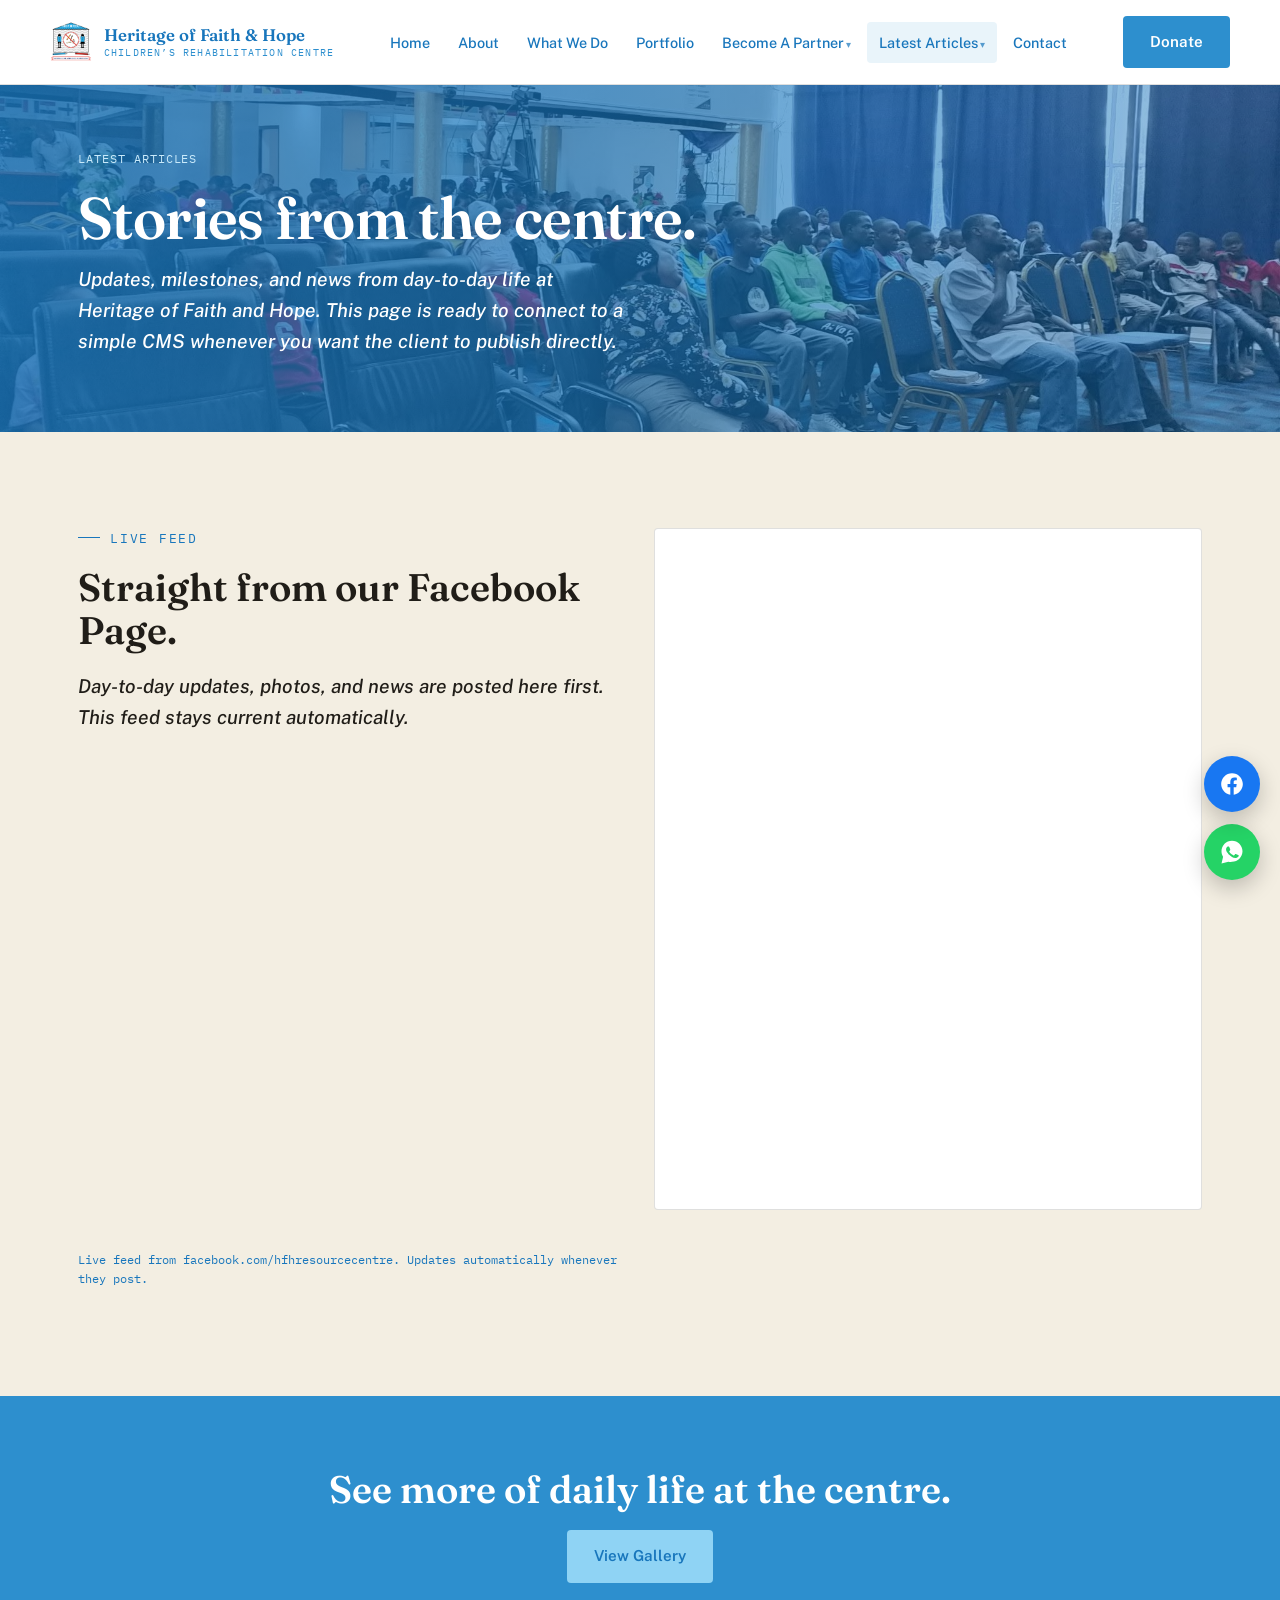
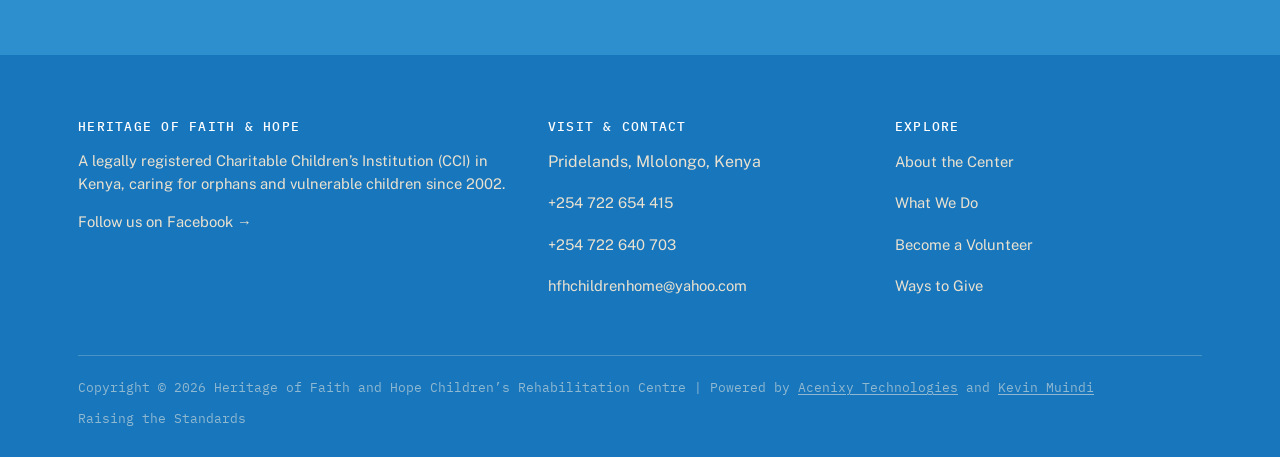
<file: latest-articles.html>
<!DOCTYPE html>
<html lang="en">
<head>
<meta charset="UTF-8">
<meta name="viewport" content="width=device-width, initial-scale=1.0">
<title>Latest Articles · Heritage of Faith and Hope</title>
<meta name="description" content="News and stories from Heritage of Faith and Hope Children&rsquo;s Rehabilitation Centre.">
<link rel="stylesheet" href="css/styles.css">
</head>
<body>
  <header class="site-header">
    <div class="container nav">
      <a class="brand" href="index.html">
        <img src="assets/logo.png" alt="Heritage of Faith and Hope logo" class="brand-mark">
        <span class="brand-word">Heritage of Faith &amp; Hope<small>Children&rsquo;s Rehabilitation Centre</small></span>
      </a>
      <nav aria-label="Primary">
        <ul class="nav-links">
          <li><a class="nav-link" href="index.html">Home</a></li>
<li><a class="nav-link" href="about.html">About</a></li>
<li><a class="nav-link" href="what-we-do.html">What We Do</a></li>
<li><a class="nav-link" href="portfolio.html">Portfolio</a></li>
<li class="has-dropdown">
              <a class="nav-link" href="become-a-partner.html">Become A Partner</a>
              <ul class="dropdown"><li><a href="become-a-volunteer.html">Become A Volunteer</a></li></ul>
            </li>
<li class="has-dropdown">
              <a class="nav-link is-active" href="latest-articles.html">Latest Articles</a>
              <ul class="dropdown"><li><a href="gallery.html">Gallery</a></li></ul>
            </li>
<li><a class="nav-link" href="contact.html">Contact</a></li>
          <li class="btn-donate-mobile"><a class="btn btn-donate btn-block" href="donate.html">Donate</a></li>
        </ul>
      </nav>
      <div class="nav-actions">
        <a class="btn btn-donate" href="donate.html">Donate</a>
        <button class="nav-toggle" aria-label="Toggle menu" aria-expanded="false">☰</button>
      </div>
    </div>
  </header>
  
  <section class="page-head" style="background-image:url('assets/hall-gathering.jpg');">
    <div class="container">
      <p class="breadcrumb">Latest Articles</p>
      <h1>Stories from the centre.</h1>
      <p class="lede">Updates, milestones, and news from day-to-day life at Heritage of Faith and Hope. This page is ready to connect to a simple CMS whenever you want the client to publish directly.</p>
    </div>
  </section>

  <section class="section">
    <div class="container grid grid-2" style="align-items:flex-start;">
      <div class="reveal">
        <p class="eyebrow">Live Feed</p>
        <h2>Straight from our Facebook Page.</h2>
        <p class="lede">Day-to-day updates, photos, and news are posted here first. This feed stays current automatically.</p>
      </div>
      <div class="fb-embed-wrap reveal">
      <iframe src="https://www.facebook.com/plugins/page.php?href=https%3A%2F%2Fwww.facebook.com%2Fhfhresourcecentre&tabs=timeline&width=500&height=680&small_header=false&adapt_container_width=true&hide_cover=false&show_facepile=true" width="500" height="680" style="border:none;overflow:hidden"
        scrolling="no" frameborder="0" allowfullscreen="true"
        allow="autoplay; clipboard-write; encrypted-media; picture-in-picture; web-share"
        title="Heritage of Faith and Hope on Facebook"></iframe>
    </div>
    <p class="fb-embed-note">Live feed from <a href="https://www.facebook.com/hfhresourcecentre" target="_blank" rel="noopener">facebook.com/hfhresourcecentre</a>. Updates automatically whenever they post.</p>
    </div>
  </section>

  <section class="cta-band">
    <div class="container">
      <h2>See more of daily life at the centre.</h2>
      <a href="gallery.html" class="btn btn-primary">View Gallery</a>
    </div>
  </section>

  <footer class="site-footer">
    <div class="container">
      <div class="footer-grid">
        <div>
          <h4>Heritage of Faith &amp; Hope</h4>
          <p>A legally registered Charitable Children&rsquo;s Institution (CCI) in Kenya, caring for orphans and vulnerable children since 2002.</p>
          <p><a href="https://web.facebook.com/hfhresourcecentre" target="_blank" rel="noopener">Follow us on Facebook &rarr;</a></p>
        </div>
        <div>
          <h4>Visit &amp; Contact</h4>
          <ul class="stack">
            <li>Pridelands, Mlolongo, Kenya</li>
            <li><a href="tel:+254722654415">+254 722 654 415</a></li>
            <li><a href="tel:+254722640703">+254 722 640 703</a></li>
            <li><a href="mailto:hfhchildrenhome@yahoo.com">hfhchildrenhome@yahoo.com</a></li>
          </ul>
        </div>
        <div>
          <h4>Explore</h4>
          <ul class="stack">
            <li><a href="about.html">About the Center</a></li>
            <li><a href="what-we-do.html">What We Do</a></li>
            <li><a href="become-a-volunteer.html">Become a Volunteer</a></li>
            <li><a href="donate.html">Ways to Give</a></li>
          </ul>
        </div>
      </div>
      <div class="footer-bottom">
        <span>Copyright &copy; 2026 Heritage of Faith and Hope Children&rsquo;s Rehabilitation Centre | Powered by <a href="https://acenixytech.co.ke/" target="_blank" rel="noopener">Acenixy Technologies</a> and <a href="https://muindikelvin.github.io/" target="_blank" rel="noopener">Kevin Muindi</a></span>
        <span>Raising the Standards</span>
      </div>
    </div>
  </footer>
  <a href="https://wa.me/254722654415?text=Hi%2C%20I%27d%20like%20to%20get%20in%20touch%20with%20Heritage%20of%20Faith%20and%20Hope." target="_blank" rel="noopener" class="whatsapp-float" aria-label="Chat with us on WhatsApp">
    <svg viewBox="0 0 32 32" xmlns="http://www.w3.org/2000/svg"><path d="M16.004 3C9.377 3 4 8.373 4 15c0 2.34.673 4.523 1.837 6.37L4 29l7.84-1.79A12.93 12.93 0 0 0 16.004 27C22.63 27 28 21.627 28 15S22.63 3 16.004 3Zm7.1 18.1c-.3.85-1.72 1.62-2.37 1.7-.6.08-1.36.11-2.2-.14-.5-.15-1.15-.37-1.98-.72-3.48-1.5-5.75-5-5.92-5.24-.17-.24-1.41-1.88-1.41-3.58 0-1.7.9-2.53 1.21-2.88.32-.35.7-.44.93-.44.24 0 .47 0 .68.01.22.01.51-.08.8.61.3.71 1.01 2.46 1.1 2.64.09.18.15.4.03.64-.12.24-.18.39-.36.6-.18.21-.38.47-.54.63-.18.18-.37.37-.16.73.21.36.93 1.53 1.99 2.48 1.37 1.22 2.52 1.6 2.88 1.78.36.18.57.15.78-.09.21-.24.9-1.05 1.14-1.41.24-.36.48-.3.81-.18.33.12 2.1.99 2.46 1.17.36.18.6.27.69.42.09.15.09.85-.21 1.7Z"/></svg>
  </a>
    <a href="https://www.facebook.com/hfhresourcecentre" target="_blank" rel="noopener" class="facebook-float" aria-label="Visit our Facebook page">
    <svg viewBox="0 0 24 24" xmlns="http://www.w3.org/2000/svg"><path d="M22 12.06C22 6.505 17.523 2 12 2S2 6.505 2 12.06c0 5.02 3.657 9.184 8.438 9.94v-7.03H7.898v-2.91h2.54V9.845c0-2.522 1.492-3.915 3.777-3.915 1.094 0 2.238.196 2.238.196v2.475h-1.26c-1.243 0-1.63.774-1.63 1.567v1.882h2.773l-.443 2.91h-2.33V22c4.78-.756 8.437-4.92 8.437-9.94Z"/></svg>
  </a>
    <script src="js/main.js"></script>
</body>
</html>
</file>
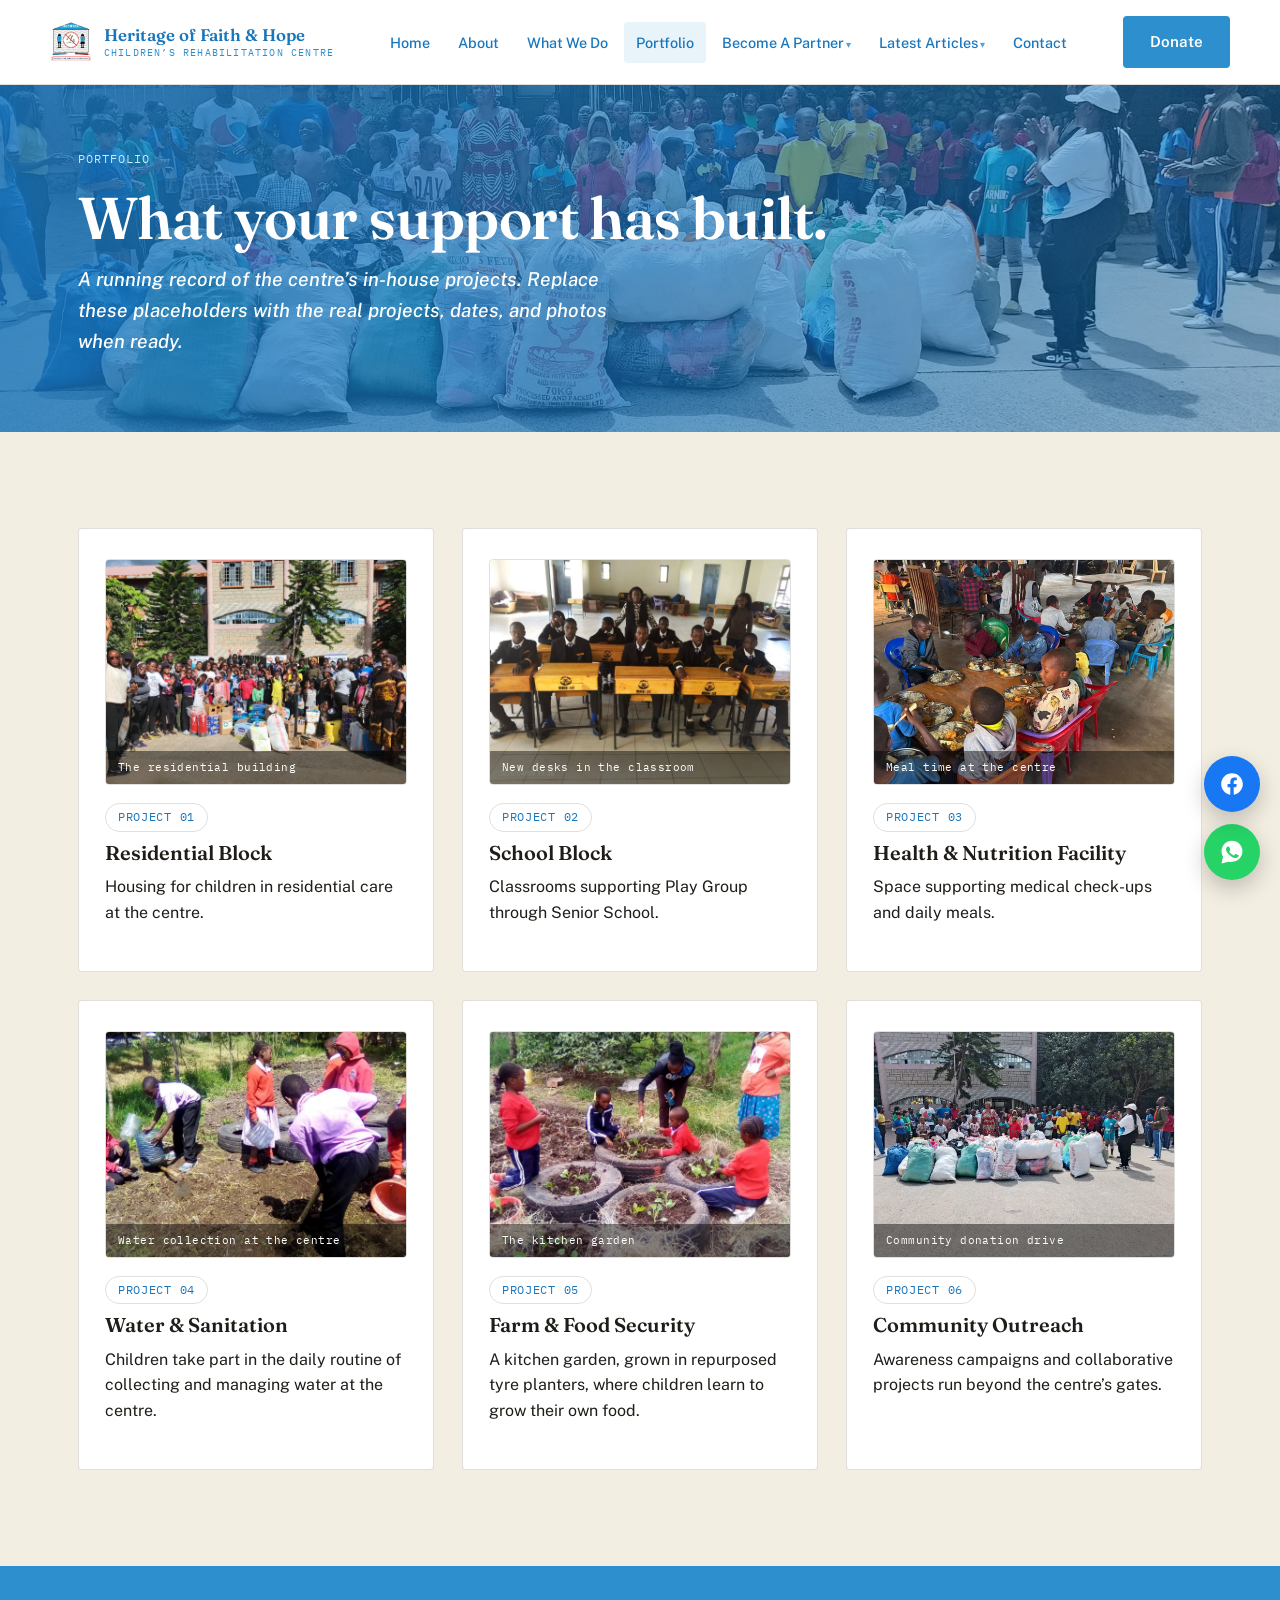
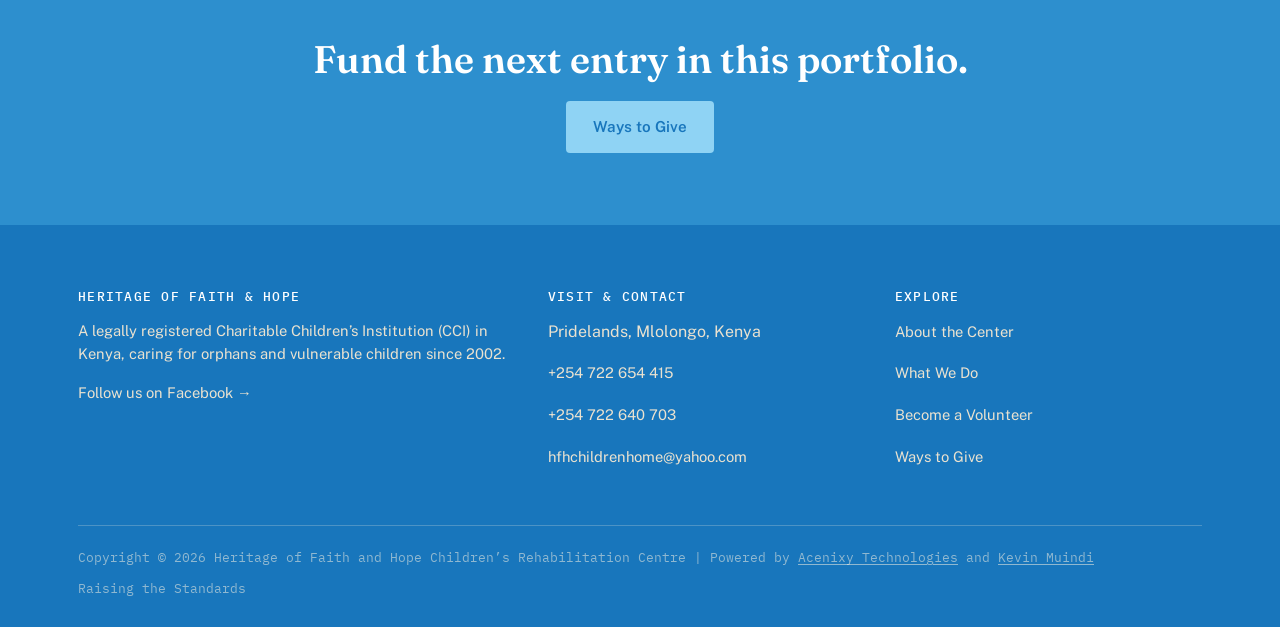
<file: portfolio.html>
<!DOCTYPE html>
<html lang="en">
<head>
<meta charset="UTF-8">
<meta name="viewport" content="width=device-width, initial-scale=1.0">
<title>Portfolio · Heritage of Faith and Hope</title>
<meta name="description" content="In-house projects built at Heritage of Faith and Hope Children&rsquo;s Rehabilitation Centre.">
<link rel="stylesheet" href="css/styles.css">
</head>
<body>
  <header class="site-header">
    <div class="container nav">
      <a class="brand" href="index.html">
        <img src="assets/logo.png" alt="Heritage of Faith and Hope logo" class="brand-mark">
        <span class="brand-word">Heritage of Faith &amp; Hope<small>Children&rsquo;s Rehabilitation Centre</small></span>
      </a>
      <nav aria-label="Primary">
        <ul class="nav-links">
          <li><a class="nav-link" href="index.html">Home</a></li>
<li><a class="nav-link" href="about.html">About</a></li>
<li><a class="nav-link" href="what-we-do.html">What We Do</a></li>
<li><a class="nav-link is-active" href="portfolio.html">Portfolio</a></li>
<li class="has-dropdown">
              <a class="nav-link" href="become-a-partner.html">Become A Partner</a>
              <ul class="dropdown"><li><a href="become-a-volunteer.html">Become A Volunteer</a></li></ul>
            </li>
<li class="has-dropdown">
              <a class="nav-link" href="latest-articles.html">Latest Articles</a>
              <ul class="dropdown"><li><a href="gallery.html">Gallery</a></li></ul>
            </li>
<li><a class="nav-link" href="contact.html">Contact</a></li>
          <li class="btn-donate-mobile"><a class="btn btn-donate btn-block" href="donate.html">Donate</a></li>
        </ul>
      </nav>
      <div class="nav-actions">
        <a class="btn btn-donate" href="donate.html">Donate</a>
        <button class="nav-toggle" aria-label="Toggle menu" aria-expanded="false">☰</button>
      </div>
    </div>
  </header>
  
  <section class="page-head" style="background-image:url('assets/donation-drive.jpg');">
    <div class="container">
      <p class="breadcrumb">Portfolio</p>
      <h1>What your support has built.</h1>
      <p class="lede">A running record of the centre&rsquo;s in-house projects. Replace these placeholders with the real projects, dates, and photos when ready.</p>
    </div>
  </section>

  <section class="section">
    <div class="container">
      <div class="grid grid-3">
        <div class="card reveal">
          <div style="margin-bottom:18px;"><div class="real-photo reveal">
      <img src="assets/pavicon-donation.jpg" alt="The centre's residential building" loading="lazy">
      <span class="illustration-caption">The residential building</span>
    </div></div>
          <span class="tag">Project 01</span>
          <h3>Residential Block</h3>
          <p>Housing for children in residential care at the centre.</p>
        </div>
        <div class="card reveal">
          <div style="margin-bottom:18px;"><div class="real-photo reveal">
      <img src="assets/classroom-desks.jpg" alt="New classroom desks" loading="lazy">
      <span class="illustration-caption">New desks in the classroom</span>
    </div></div>
          <span class="tag">Project 02</span>
          <h3>School Block</h3>
          <p>Classrooms supporting Play Group through Senior School.</p>
        </div>
        <div class="card reveal">
          <div style="margin-bottom:18px;"><div class="real-photo reveal">
      <img src="assets/meal-time.jpg" alt="Children sharing a meal" loading="lazy">
      <span class="illustration-caption">Meal time at the centre</span>
    </div></div>
          <span class="tag">Project 03</span>
          <h3>Health &amp; Nutrition Facility</h3>
          <p>Space supporting medical check-ups and daily meals.</p>
        </div>
        <div class="card reveal">
          <div style="margin-bottom:18px;"><div class="real-photo reveal">
      <img src="assets/water-carrying-1.jpg" alt="Children collecting water at the centre" loading="lazy">
      <span class="illustration-caption">Water collection at the centre</span>
    </div></div>
          <span class="tag">Project 04</span>
          <h3>Water &amp; Sanitation</h3>
          <p>Children take part in the daily routine of collecting and managing water at the centre.</p>
        </div>
        <div class="card reveal">
          <div style="margin-bottom:18px;"><div class="real-photo reveal">
      <img src="assets/farm-gardening-1.jpg" alt="Children tending a kitchen garden" loading="lazy">
      <span class="illustration-caption">The kitchen garden</span>
    </div></div>
          <span class="tag">Project 05</span>
          <h3>Farm &amp; Food Security</h3>
          <p>A kitchen garden, grown in repurposed tyre planters, where children learn to grow their own food.</p>
        </div>
        <div class="card reveal">
          <div style="margin-bottom:18px;"><div class="real-photo reveal">
      <img src="assets/donation-drive.jpg" alt="Community donation drive with children and volunteers" loading="lazy">
      <span class="illustration-caption">Community donation drive</span>
    </div></div>
          <span class="tag">Project 06</span>
          <h3>Community Outreach</h3>
          <p>Awareness campaigns and collaborative projects run beyond the centre&rsquo;s gates.</p>
        </div>
      </div>
    </div>
  </section>

  <section class="cta-band">
    <div class="container">
      <h2>Fund the next entry in this portfolio.</h2>
      <a href="donate.html" class="btn btn-primary">Ways to Give</a>
    </div>
  </section>

  <footer class="site-footer">
    <div class="container">
      <div class="footer-grid">
        <div>
          <h4>Heritage of Faith &amp; Hope</h4>
          <p>A legally registered Charitable Children&rsquo;s Institution (CCI) in Kenya, caring for orphans and vulnerable children since 2002.</p>
          <p><a href="https://web.facebook.com/hfhresourcecentre" target="_blank" rel="noopener">Follow us on Facebook &rarr;</a></p>
        </div>
        <div>
          <h4>Visit &amp; Contact</h4>
          <ul class="stack">
            <li>Pridelands, Mlolongo, Kenya</li>
            <li><a href="tel:+254722654415">+254 722 654 415</a></li>
            <li><a href="tel:+254722640703">+254 722 640 703</a></li>
            <li><a href="mailto:hfhchildrenhome@yahoo.com">hfhchildrenhome@yahoo.com</a></li>
          </ul>
        </div>
        <div>
          <h4>Explore</h4>
          <ul class="stack">
            <li><a href="about.html">About the Center</a></li>
            <li><a href="what-we-do.html">What We Do</a></li>
            <li><a href="become-a-volunteer.html">Become a Volunteer</a></li>
            <li><a href="donate.html">Ways to Give</a></li>
          </ul>
        </div>
      </div>
      <div class="footer-bottom">
        <span>Copyright &copy; 2026 Heritage of Faith and Hope Children&rsquo;s Rehabilitation Centre | Powered by <a href="https://acenixytech.co.ke/" target="_blank" rel="noopener">Acenixy Technologies</a> and <a href="https://muindikelvin.github.io/" target="_blank" rel="noopener">Kevin Muindi</a></span>
        <span>Raising the Standards</span>
      </div>
    </div>
  </footer>
  <a href="https://wa.me/254722654415?text=Hi%2C%20I%27d%20like%20to%20get%20in%20touch%20with%20Heritage%20of%20Faith%20and%20Hope." target="_blank" rel="noopener" class="whatsapp-float" aria-label="Chat with us on WhatsApp">
    <svg viewBox="0 0 32 32" xmlns="http://www.w3.org/2000/svg"><path d="M16.004 3C9.377 3 4 8.373 4 15c0 2.34.673 4.523 1.837 6.37L4 29l7.84-1.79A12.93 12.93 0 0 0 16.004 27C22.63 27 28 21.627 28 15S22.63 3 16.004 3Zm7.1 18.1c-.3.85-1.72 1.62-2.37 1.7-.6.08-1.36.11-2.2-.14-.5-.15-1.15-.37-1.98-.72-3.48-1.5-5.75-5-5.92-5.24-.17-.24-1.41-1.88-1.41-3.58 0-1.7.9-2.53 1.21-2.88.32-.35.7-.44.93-.44.24 0 .47 0 .68.01.22.01.51-.08.8.61.3.71 1.01 2.46 1.1 2.64.09.18.15.4.03.64-.12.24-.18.39-.36.6-.18.21-.38.47-.54.63-.18.18-.37.37-.16.73.21.36.93 1.53 1.99 2.48 1.37 1.22 2.52 1.6 2.88 1.78.36.18.57.15.78-.09.21-.24.9-1.05 1.14-1.41.24-.36.48-.3.81-.18.33.12 2.1.99 2.46 1.17.36.18.6.27.69.42.09.15.09.85-.21 1.7Z"/></svg>
  </a>
    <a href="https://www.facebook.com/hfhresourcecentre" target="_blank" rel="noopener" class="facebook-float" aria-label="Visit our Facebook page">
    <svg viewBox="0 0 24 24" xmlns="http://www.w3.org/2000/svg"><path d="M22 12.06C22 6.505 17.523 2 12 2S2 6.505 2 12.06c0 5.02 3.657 9.184 8.438 9.94v-7.03H7.898v-2.91h2.54V9.845c0-2.522 1.492-3.915 3.777-3.915 1.094 0 2.238.196 2.238.196v2.475h-1.26c-1.243 0-1.63.774-1.63 1.567v1.882h2.773l-.443 2.91h-2.33V22c4.78-.756 8.437-4.92 8.437-9.94Z"/></svg>
  </a>
    <script src="js/main.js"></script>
</body>
</html>
</file>
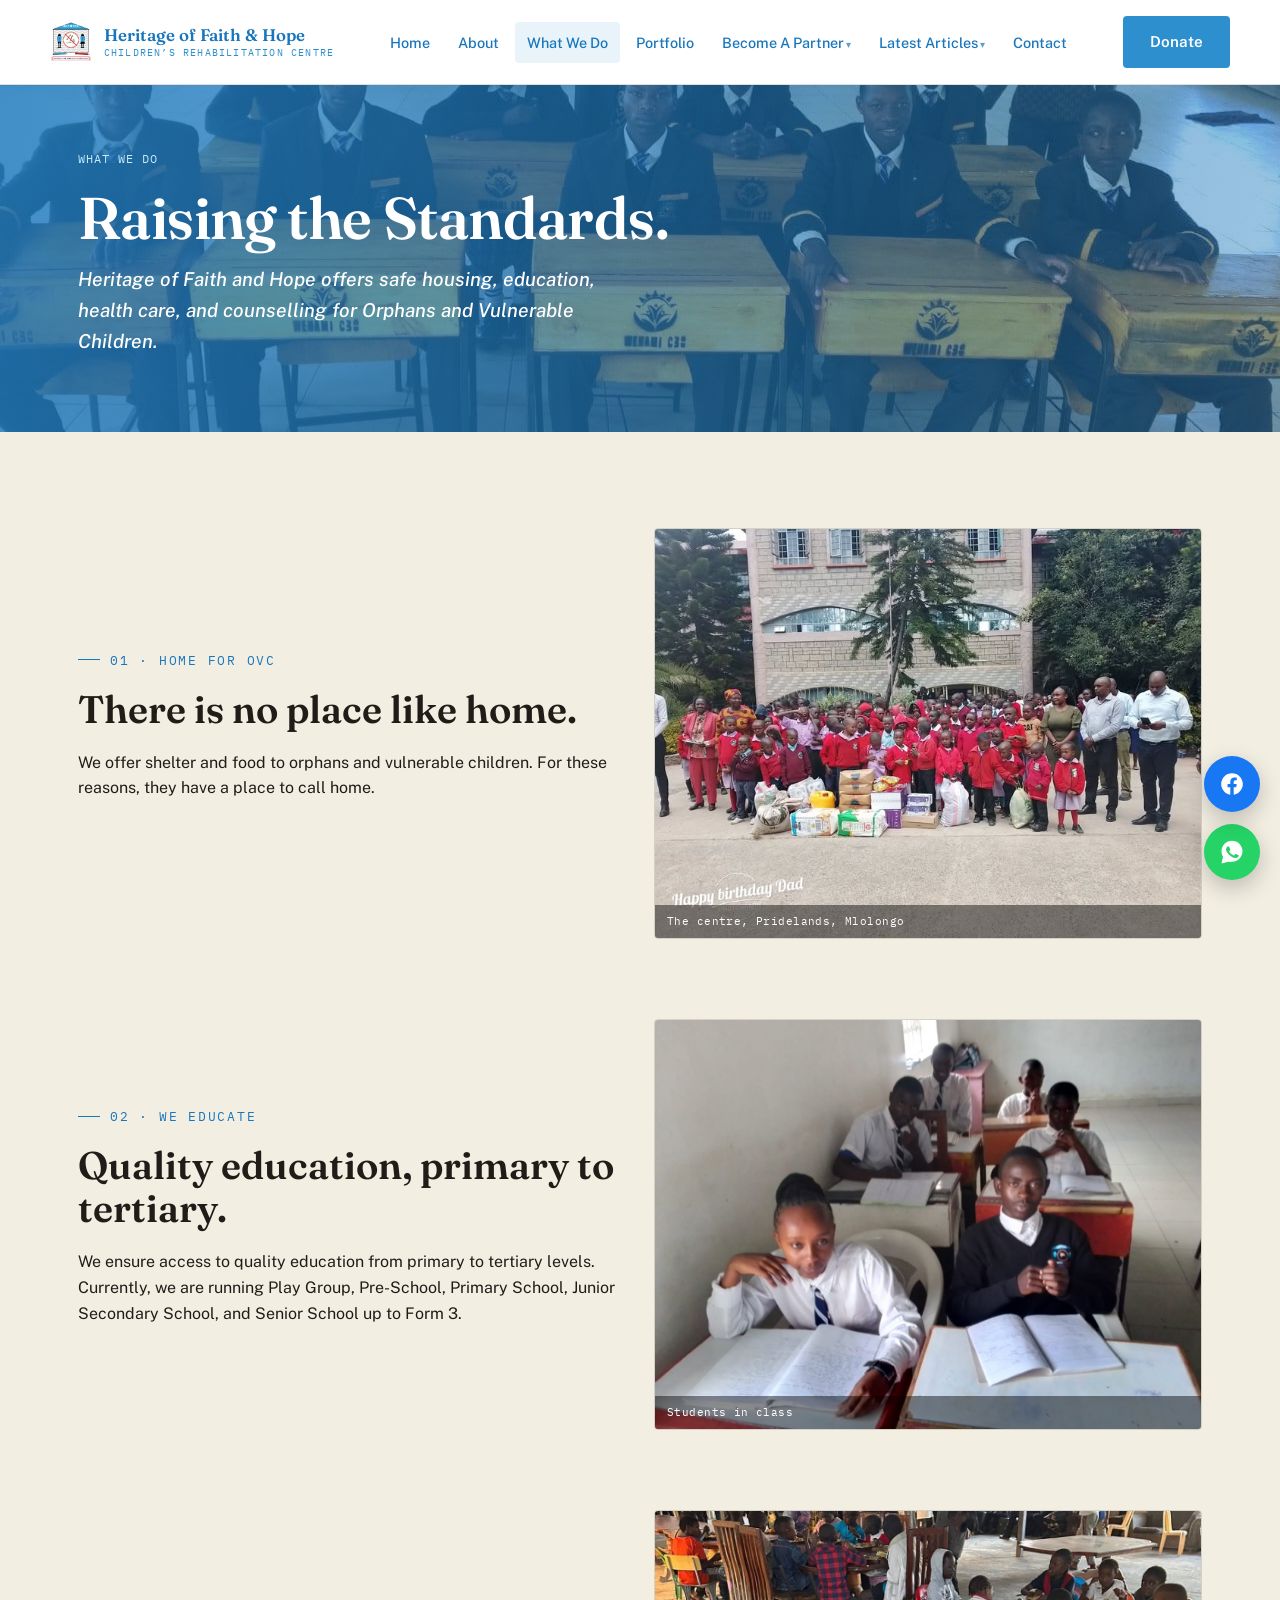
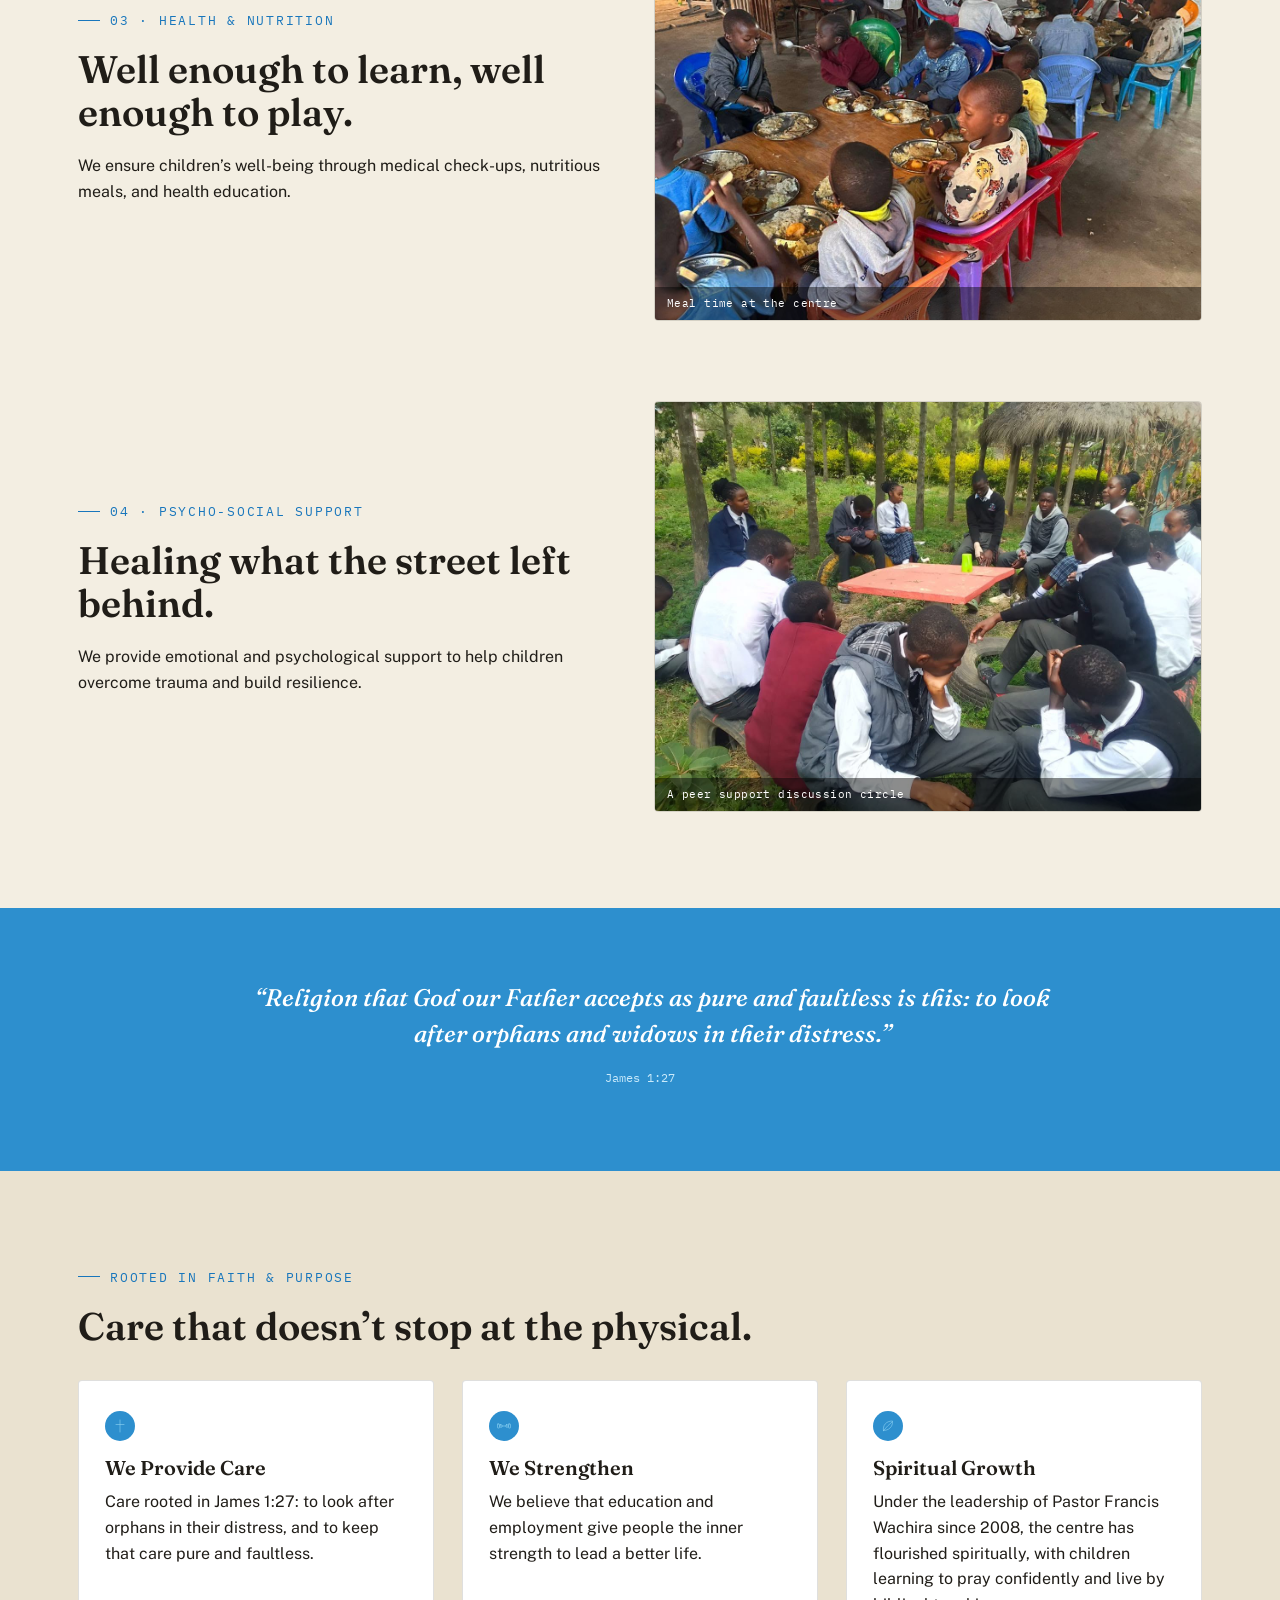
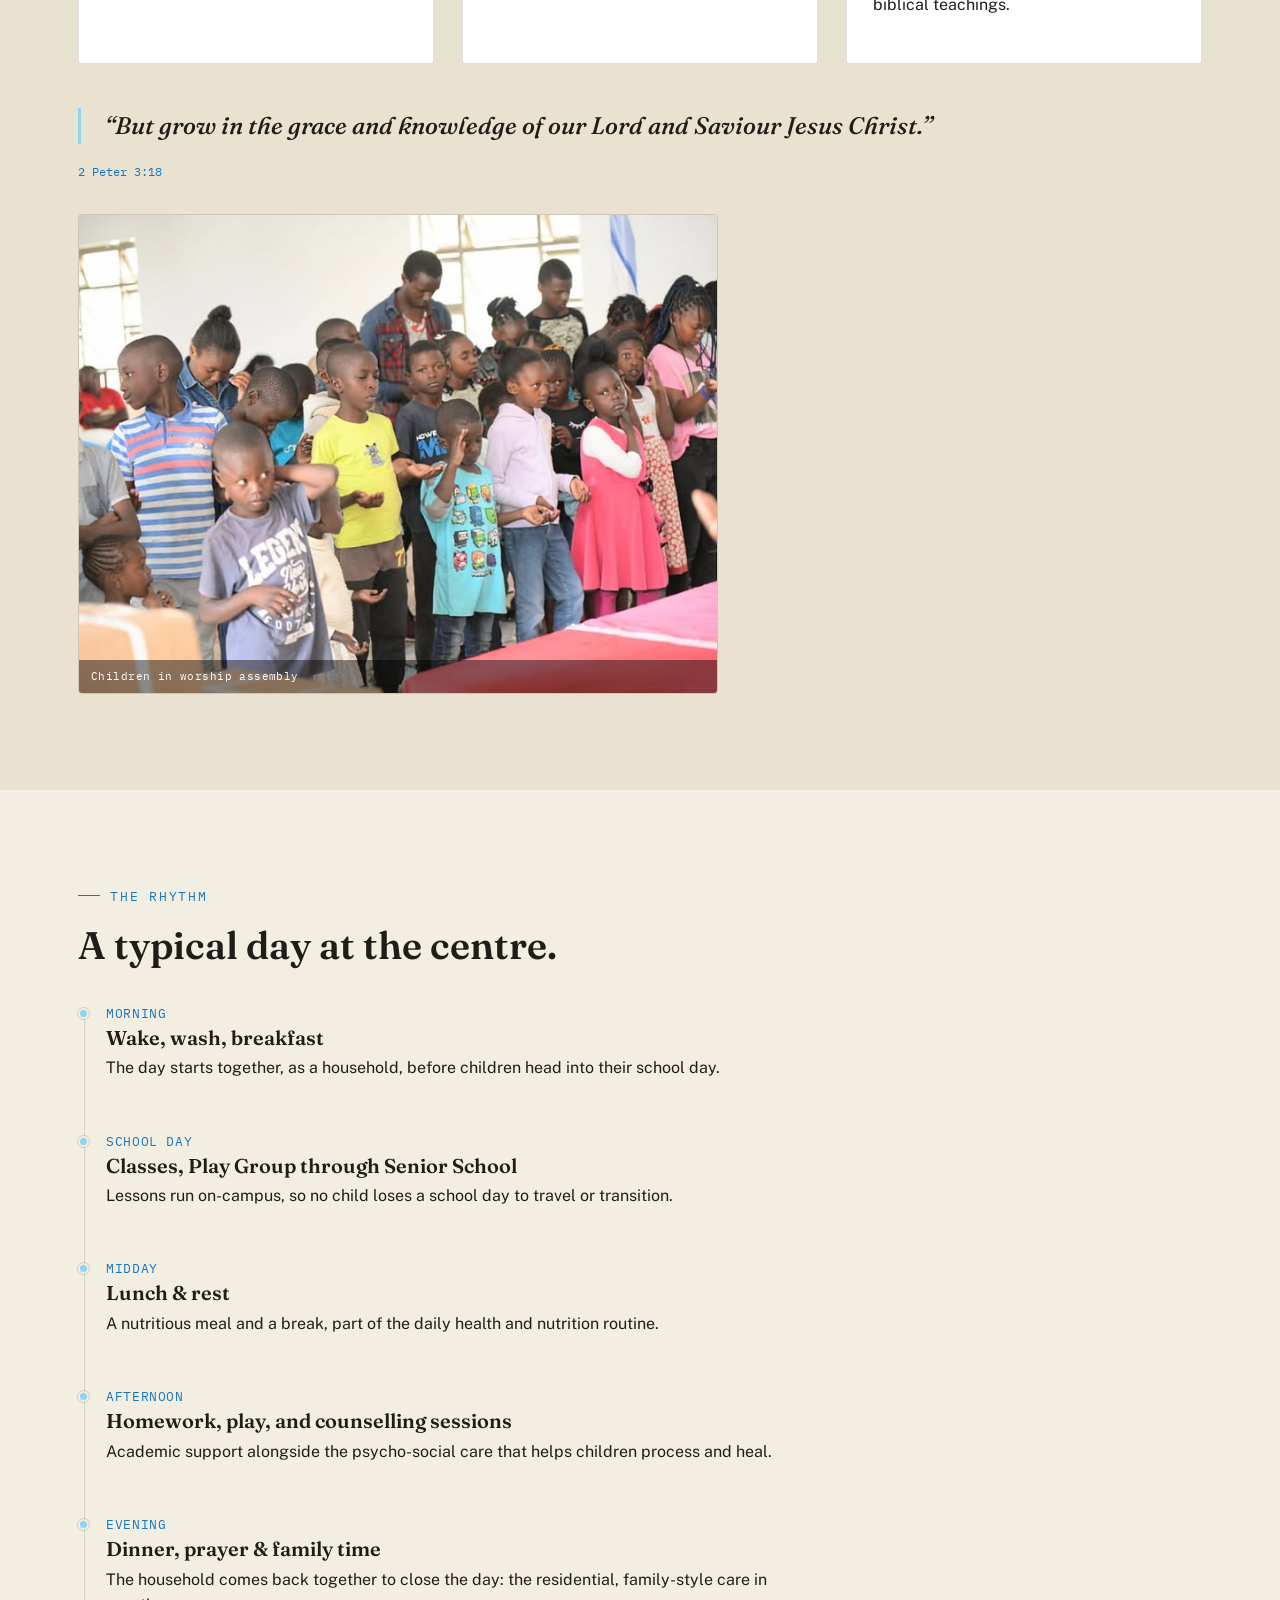
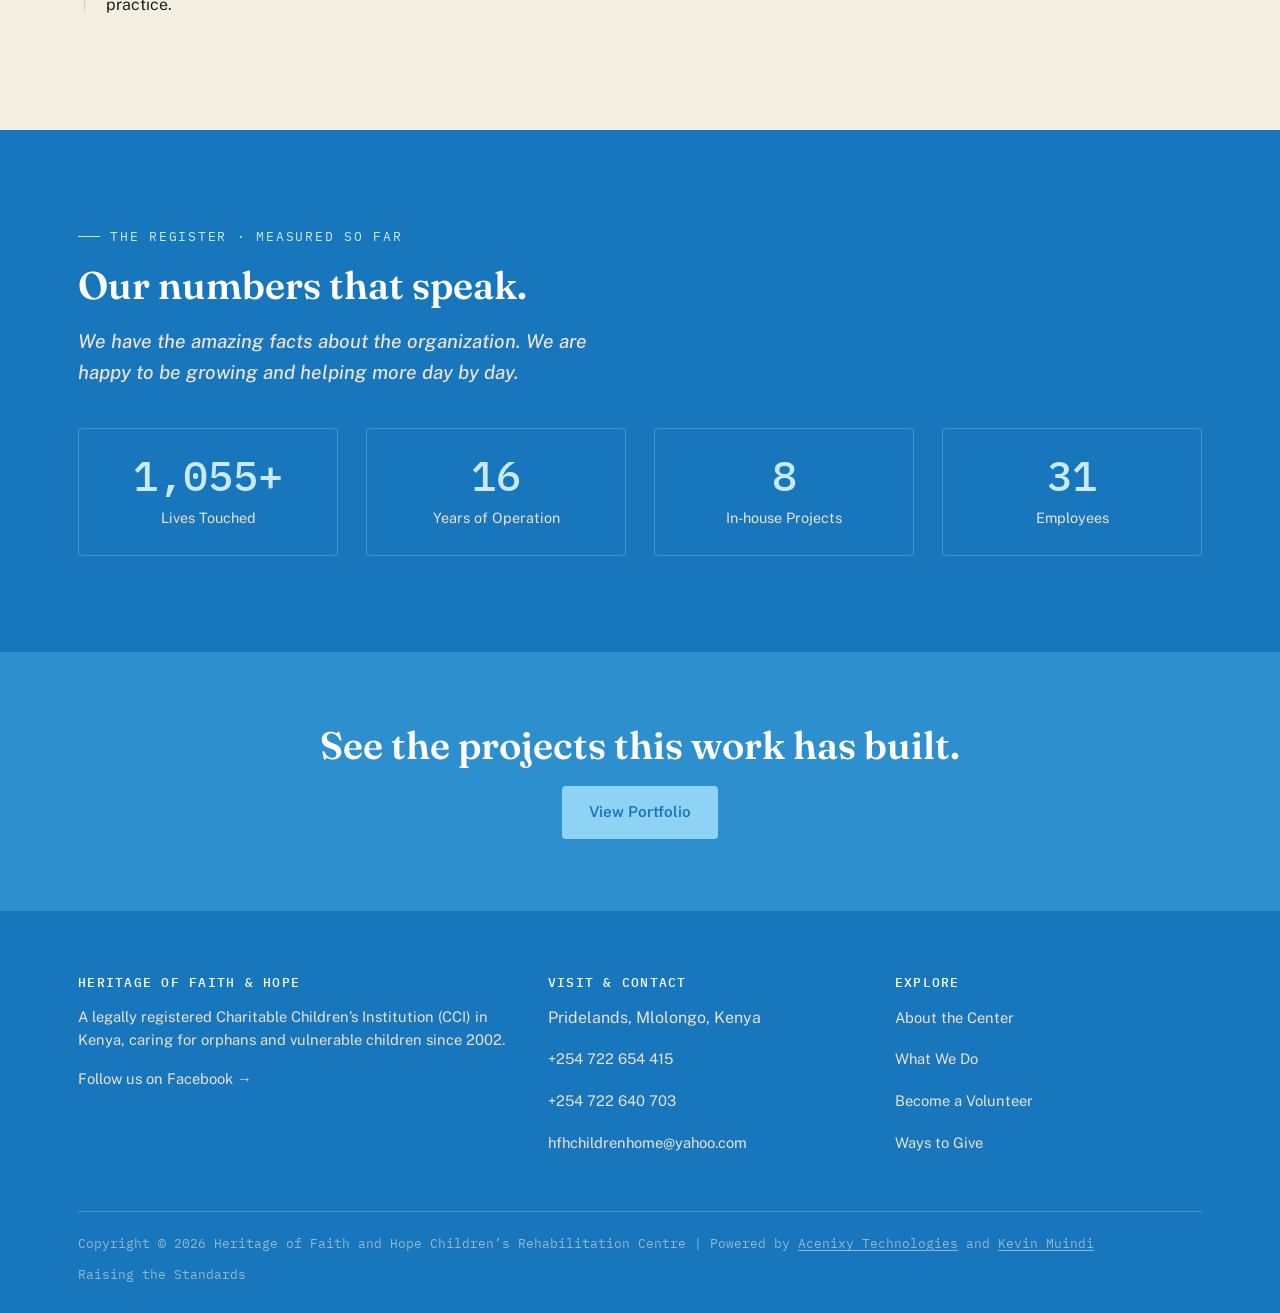
<file: what-we-do.html>
<!DOCTYPE html>
<html lang="en">
<head>
<meta charset="UTF-8">
<meta name="viewport" content="width=device-width, initial-scale=1.0">
<title>What We Do · Heritage of Faith and Hope</title>
<meta name="description" content="Residential care, education from Play Group to Senior School, health and nutrition, and psycho-social support for children at Heritage of Faith and Hope.">
<link rel="stylesheet" href="css/styles.css">
</head>
<body>
  <header class="site-header">
    <div class="container nav">
      <a class="brand" href="index.html">
        <img src="assets/logo.png" alt="Heritage of Faith and Hope logo" class="brand-mark">
        <span class="brand-word">Heritage of Faith &amp; Hope<small>Children&rsquo;s Rehabilitation Centre</small></span>
      </a>
      <nav aria-label="Primary">
        <ul class="nav-links">
          <li><a class="nav-link" href="index.html">Home</a></li>
<li><a class="nav-link" href="about.html">About</a></li>
<li><a class="nav-link is-active" href="what-we-do.html">What We Do</a></li>
<li><a class="nav-link" href="portfolio.html">Portfolio</a></li>
<li class="has-dropdown">
              <a class="nav-link" href="become-a-partner.html">Become A Partner</a>
              <ul class="dropdown"><li><a href="become-a-volunteer.html">Become A Volunteer</a></li></ul>
            </li>
<li class="has-dropdown">
              <a class="nav-link" href="latest-articles.html">Latest Articles</a>
              <ul class="dropdown"><li><a href="gallery.html">Gallery</a></li></ul>
            </li>
<li><a class="nav-link" href="contact.html">Contact</a></li>
          <li class="btn-donate-mobile"><a class="btn btn-donate btn-block" href="donate.html">Donate</a></li>
        </ul>
      </nav>
      <div class="nav-actions">
        <a class="btn btn-donate" href="donate.html">Donate</a>
        <button class="nav-toggle" aria-label="Toggle menu" aria-expanded="false">☰</button>
      </div>
    </div>
  </header>
  
  <section class="page-head" style="background-image:url('assets/classroom-desks.jpg');">
    <div class="container">
      <p class="breadcrumb">What We Do</p>
      <h1>Raising the Standards.</h1>
      <p class="lede">Heritage of Faith and Hope offers safe housing, education, health care, and counselling for Orphans and Vulnerable Children.</p>
    </div>
  </section>

  <section class="section">
    <div class="container">
      <div class="grid grid-2" style="align-items:center; margin-bottom:80px;">
        <div class="reveal">
          <p class="eyebrow">01 &middot; Home for OVC</p>
          <h2>There is no place like home.</h2>
          <p>We offer shelter and food to orphans and vulnerable children. For these reasons, they have a place to call home.</p>
        </div>
        <div class="real-photo reveal">
      <img src="assets/donation-handover.jpg" alt="Children outside the centre building" loading="lazy">
      <span class="illustration-caption">The centre, Pridelands, Mlolongo</span>
    </div>
      </div>

      <div class="grid grid-2" style="align-items:center; margin-bottom:80px;">
        <div style="order:2;"><div class="real-photo reveal">
      <img src="assets/classroom-study.jpg" alt="Students studying in class" loading="lazy">
      <span class="illustration-caption">Students in class</span>
    </div></div>
        <div class="reveal">
          <p class="eyebrow">02 &middot; We Educate</p>
          <h2>Quality education, primary to tertiary.</h2>
          <p>We ensure access to quality education from primary to tertiary levels. Currently, we are running Play Group, Pre-School, Primary School, Junior Secondary School, and Senior School up to Form 3.</p>
        </div>
      </div>

      <div class="grid grid-2" style="align-items:center; margin-bottom:80px;">
        <div class="reveal">
          <p class="eyebrow">03 &middot; Health &amp; Nutrition</p>
          <h2>Well enough to learn, well enough to play.</h2>
          <p>We ensure children&rsquo;s well-being through medical check-ups, nutritious meals, and health education.</p>
        </div>
        <div class="real-photo reveal">
      <img src="assets/meal-time.jpg" alt="Children sharing a meal" loading="lazy">
      <span class="illustration-caption">Meal time at the centre</span>
    </div>
      </div>

      <div class="grid grid-2" style="align-items:center;">
        <div style="order:2;"><div class="real-photo reveal">
      <img src="assets/peer-support-circle.jpg" alt="Students in a peer support discussion circle" loading="lazy">
      <span class="illustration-caption">A peer support discussion circle</span>
    </div></div>
        <div class="reveal">
          <p class="eyebrow">04 &middot; Psycho-social Support</p>
          <h2>Healing what the street left behind.</h2>
          <p>We provide emotional and psychological support to help children overcome trauma and build resilience.</p>
        </div>
      </div>
    </div>
  </section>

  <section class="section--dark section" style="padding:72px 0;">
    <div class="container text-center">
      <p class="pull-quote" style="border-left:none; margin:0 auto; text-align:center; color:#fff; max-width:52ch;">&ldquo;Religion that God our Father accepts as pure and faultless is this: to look after orphans and widows in their distress.&rdquo;</p>
      <p class="form-note" style="color:var(--gold-soft); margin-top:16px;">James 1:27</p>
    </div>
  </section>

  <section class="section section--sunken">
    <div class="container">
      <p class="eyebrow">Rooted in Faith &amp; Purpose</p>
      <h2 class="reveal">Care that doesn&rsquo;t stop at the physical.</h2>
      <div class="grid grid-3" style="margin-top:32px;">
        <div class="card reveal">
          <div class="card-number"><svg viewBox="0 0 64 64" fill="none" stroke="currentColor" stroke-width="2.4" stroke-linecap="round" stroke-linejoin="round"><path d="M32 8v48"/><path d="M16 26h32"/></svg></div>
          <h3>We Provide Care</h3>
          <p>Care rooted in James 1:27: to look after orphans in their distress, and to keep that care pure and faultless.</p>
        </div>
        <div class="card reveal">
          <div class="card-number"><svg viewBox="0 0 64 64" fill="none" stroke="currentColor" stroke-width="2.4" stroke-linecap="round" stroke-linejoin="round"><rect x="6" y="24" width="8" height="16" rx="2"/><rect x="50" y="24" width="8" height="16" rx="2"/><rect x="16" y="27" width="8" height="10" rx="2"/><rect x="40" y="27" width="8" height="10" rx="2"/><path d="M24 32h16"/></svg></div>
          <h3>We Strengthen</h3>
          <p>We believe that education and employment give people the inner strength to lead a better life.</p>
        </div>
        <div class="card reveal">
          <div class="card-number"><svg viewBox="0 0 64 64" fill="none" stroke="currentColor" stroke-width="2.4" stroke-linecap="round" stroke-linejoin="round"><path d="M14 50C10 30 24 12 50 12c2 24-16 38-36 38Z"/><path d="M16 48C26 36 36 26 48 16"/></svg></div>
          <h3>Spiritual Growth</h3>
          <p>Under the leadership of Pastor Francis Wachira since 2008, the centre has flourished spiritually, with children learning to pray confidently and live by biblical teachings.</p>
        </div>
      </div>
      <p class="pull-quote reveal" style="margin-top:44px; max-width:56ch;">&ldquo;But grow in the grace and knowledge of our Lord and Saviour Jesus Christ.&rdquo;</p>
      <p class="form-note">2 Peter 3:18</p>
      <div class="real-photo reveal" style="margin-top:32px; max-width:640px;">
        <img src="assets/worship-assembly.jpg" alt="Children in a worship assembly" loading="lazy">
        <span class="illustration-caption">Children in worship assembly</span>
      </div>
    </div>
  </section>

  <section class="section">
    <div class="container">
      <p class="eyebrow">The Rhythm</p>
      <h2 class="reveal">A typical day at the centre.</h2>
      <div class="timeline reveal" style="margin-top:36px; max-width:70ch;">
        <div class="timeline-entry">
          <div class="timeline-date">MORNING</div>
          <h3>Wake, wash, breakfast</h3>
          <p>The day starts together, as a household, before children head into their school day.</p>
        </div>
        <div class="timeline-entry">
          <div class="timeline-date">SCHOOL DAY</div>
          <h3>Classes, Play Group through Senior School</h3>
          <p>Lessons run on-campus, so no child loses a school day to travel or transition.</p>
        </div>
        <div class="timeline-entry">
          <div class="timeline-date">MIDDAY</div>
          <h3>Lunch &amp; rest</h3>
          <p>A nutritious meal and a break, part of the daily health and nutrition routine.</p>
        </div>
        <div class="timeline-entry">
          <div class="timeline-date">AFTERNOON</div>
          <h3>Homework, play, and counselling sessions</h3>
          <p>Academic support alongside the psycho-social care that helps children process and heal.</p>
        </div>
        <div class="timeline-entry">
          <div class="timeline-date">EVENING</div>
          <h3>Dinner, prayer &amp; family time</h3>
          <p>The household comes back together to close the day: the residential, family-style care in practice.</p>
        </div>
      </div>
    </div>
  </section>

  <section class="section facts-strip">
    <div class="container">
      <p class="eyebrow" style="color:var(--gold-soft)">The Register &middot; Measured So Far</p>
      <h2 class="reveal">Our numbers that speak.</h2>
      <p class="lede reveal" style="color:var(--paper-2);">We have the amazing facts about the organization. We are happy to be growing and helping more day by day.</p>
      <div class="counter-grid">
        <div class="counter-item reveal">
          <div class="counter-value" data-target="1500" data-suffix="+">0+</div>
          <div class="counter-label">Lives Touched</div>
        </div><div class="counter-item reveal">
          <div class="counter-value" data-target="24" data-suffix="">0</div>
          <div class="counter-label">Years of Operation</div>
        </div><div class="counter-item reveal">
          <div class="counter-value" data-target="12" data-suffix="">0</div>
          <div class="counter-label">In-house Projects</div>
        </div><div class="counter-item reveal">
          <div class="counter-value" data-target="45" data-suffix="">0</div>
          <div class="counter-label">Employees</div>
        </div>
      </div>
    </div>
  </section>

  <section class="cta-band">
    <div class="container">
      <h2>See the projects this work has built.</h2>
      <a href="portfolio.html" class="btn btn-primary">View Portfolio</a>
    </div>
  </section>

  <footer class="site-footer">
    <div class="container">
      <div class="footer-grid">
        <div>
          <h4>Heritage of Faith &amp; Hope</h4>
          <p>A legally registered Charitable Children&rsquo;s Institution (CCI) in Kenya, caring for orphans and vulnerable children since 2002.</p>
          <p><a href="https://web.facebook.com/hfhresourcecentre" target="_blank" rel="noopener">Follow us on Facebook &rarr;</a></p>
        </div>
        <div>
          <h4>Visit &amp; Contact</h4>
          <ul class="stack">
            <li>Pridelands, Mlolongo, Kenya</li>
            <li><a href="tel:+254722654415">+254 722 654 415</a></li>
            <li><a href="tel:+254722640703">+254 722 640 703</a></li>
            <li><a href="mailto:hfhchildrenhome@yahoo.com">hfhchildrenhome@yahoo.com</a></li>
          </ul>
        </div>
        <div>
          <h4>Explore</h4>
          <ul class="stack">
            <li><a href="about.html">About the Center</a></li>
            <li><a href="what-we-do.html">What We Do</a></li>
            <li><a href="become-a-volunteer.html">Become a Volunteer</a></li>
            <li><a href="donate.html">Ways to Give</a></li>
          </ul>
        </div>
      </div>
      <div class="footer-bottom">
        <span>Copyright &copy; 2026 Heritage of Faith and Hope Children&rsquo;s Rehabilitation Centre | Powered by <a href="https://acenixytech.co.ke/" target="_blank" rel="noopener">Acenixy Technologies</a> and <a href="https://muindikelvin.github.io/" target="_blank" rel="noopener">Kevin Muindi</a></span>
        <span>Raising the Standards</span>
      </div>
    </div>
  </footer>
  <a href="https://wa.me/254722654415?text=Hi%2C%20I%27d%20like%20to%20get%20in%20touch%20with%20Heritage%20of%20Faith%20and%20Hope." target="_blank" rel="noopener" class="whatsapp-float" aria-label="Chat with us on WhatsApp">
    <svg viewBox="0 0 32 32" xmlns="http://www.w3.org/2000/svg"><path d="M16.004 3C9.377 3 4 8.373 4 15c0 2.34.673 4.523 1.837 6.37L4 29l7.84-1.79A12.93 12.93 0 0 0 16.004 27C22.63 27 28 21.627 28 15S22.63 3 16.004 3Zm7.1 18.1c-.3.85-1.72 1.62-2.37 1.7-.6.08-1.36.11-2.2-.14-.5-.15-1.15-.37-1.98-.72-3.48-1.5-5.75-5-5.92-5.24-.17-.24-1.41-1.88-1.41-3.58 0-1.7.9-2.53 1.21-2.88.32-.35.7-.44.93-.44.24 0 .47 0 .68.01.22.01.51-.08.8.61.3.71 1.01 2.46 1.1 2.64.09.18.15.4.03.64-.12.24-.18.39-.36.6-.18.21-.38.47-.54.63-.18.18-.37.37-.16.73.21.36.93 1.53 1.99 2.48 1.37 1.22 2.52 1.6 2.88 1.78.36.18.57.15.78-.09.21-.24.9-1.05 1.14-1.41.24-.36.48-.3.81-.18.33.12 2.1.99 2.46 1.17.36.18.6.27.69.42.09.15.09.85-.21 1.7Z"/></svg>
  </a>
    <a href="https://www.facebook.com/hfhresourcecentre" target="_blank" rel="noopener" class="facebook-float" aria-label="Visit our Facebook page">
    <svg viewBox="0 0 24 24" xmlns="http://www.w3.org/2000/svg"><path d="M22 12.06C22 6.505 17.523 2 12 2S2 6.505 2 12.06c0 5.02 3.657 9.184 8.438 9.94v-7.03H7.898v-2.91h2.54V9.845c0-2.522 1.492-3.915 3.777-3.915 1.094 0 2.238.196 2.238.196v2.475h-1.26c-1.243 0-1.63.774-1.63 1.567v1.882h2.773l-.443 2.91h-2.33V22c4.78-.756 8.437-4.92 8.437-9.94Z"/></svg>
  </a>
    <script src="js/main.js"></script>
</body>
</html>
</file>
<file: css/styles.css>
/* ==========================================================================
   Heritage of Faith and Hope: Design Tokens
   Palette: sky blue (brand) across a warm paper daylight base, with
   acacia green (growth/education) and clay (urgent CTA) as accents.
   ========================================================================== */

@import url('https://fonts.googleapis.com/css2?family=Fraunces:ital,opsz,wght@0,9..144,300;0,9..144,500;0,9..144,600;0,9..144,700;1,9..144,500;1,9..144,600&family=Public+Sans:wght@400;500;600;700&family=IBM+Plex+Mono:wght@400;500&display=swap');

:root{
  --ink:        #201D18;
  --paper:      #F3EEE2;
  --paper-2:    #EAE2D0;
  --indigo:     #2D8FCE;
  --indigo-2:   #1876BC;
  --gold:       #8FD3F4;
  --gold-soft:  #C9EAFB;
  --acacia:     #3E6B52;
  --clay:       #B5532C;
  --line:       rgba(32,29,24,0.14);
  --line-light: rgba(243,238,226,0.24);

  --font-display: 'Fraunces', Georgia, serif;
  --font-body:    'Public Sans', -apple-system, BlinkMacSystemFont, sans-serif;
  --font-mono:    'IBM Plex Mono', ui-monospace, monospace;

  --container: 1180px;
  --radius: 4px;
}

*, *::before, *::after{ box-sizing: border-box; }
html{ scroll-behavior: smooth; }
body{
  margin: 0;
  font-family: var(--font-body);
  color: var(--ink);
  background: var(--paper);
  line-height: 1.6;
  -webkit-font-smoothing: antialiased;
}
img{ max-width: 100%; display: block; }
a{ color: inherit; text-decoration: none; }
ul{ margin: 0; padding: 0; list-style: none; }
h1,h2,h3,h4{ font-family: var(--font-display); margin: 0 0 0.5em; font-weight: 600; line-height: 1.12; }
p{ margin: 0 0 1em; }

:focus-visible{ outline: 2px solid var(--gold); outline-offset: 3px; }

.container{ max-width: var(--container); margin: 0 auto; padding: 0 28px; }
.section{ padding: 96px 0; }
.section--tight{ padding: 64px 0; }
.section--dark{ background: var(--indigo); color: var(--paper); }
.section--dark h1, .section--dark h2, .section--dark h3{ color: #fff; }
.section--sunken{ background: var(--paper-2); }

.eyebrow{
  font-family: var(--font-mono);
  font-size: 12.5px;
  letter-spacing: 0.14em;
  text-transform: uppercase;
  color: var(--indigo-2);
  display: flex;
  align-items: center;
  gap: 10px;
  margin-bottom: 18px;
}
.section--dark .eyebrow{ color: var(--gold-soft); }
.eyebrow::before{
  content: "";
  width: 22px; height: 1px;
  background: currentColor;
}

h1{ font-size: clamp(2.4rem, 4.6vw, 4rem); letter-spacing: -0.01em; }
h2{ font-size: clamp(1.8rem, 3vw, 2.6rem); }
h3{ font-size: 1.25rem; }
.lede{ font-size: 1.2rem; font-style: italic; font-weight: 500; max-width: 46ch; }
.section--dark .lede{ color: var(--paper-2); }

/* ---------- Buttons ---------- */
.btn{
  display: inline-flex;
  align-items: center;
  gap: 10px;
  padding: 13px 26px;
  font-family: var(--font-body);
  font-weight: 600;
  font-size: 0.95rem;
  border-radius: var(--radius);
  border: 1px solid transparent;
  cursor: pointer;
  transition: transform 0.15s ease, background 0.15s ease, border-color 0.15s ease, color 0.15s ease;
}
.btn:hover{ transform: translateY(-1px); }
.btn-primary{ background: var(--gold); color: var(--indigo-2); }
.btn-primary:hover{ background: var(--gold-soft); }
.btn-ghost{ border-color: currentColor; color: inherit; background: transparent; }
.section--dark .btn-ghost{ color: var(--paper); }
.btn-ghost:hover{ background: rgba(255,255,255,0.08); }
.btn-donate{ background: var(--indigo); color: #fff; }
.btn-donate:hover{ background: var(--indigo-2); }
.btn-block{ width: 100%; justify-content: center; }

/* ---------- Header / Nav ---------- */
.site-header{
  position: sticky; top: 0; z-index: 100;
  background: #fff;
  border-bottom: 1px solid var(--line);
  box-shadow: 0 1px 0 rgba(11,90,150,0.04);
}
.nav{
  display: flex; align-items: center; justify-content: space-between;
  padding: 16px 0;
}
.brand{
  display: flex; align-items: center; gap: 12px;
  color: var(--indigo-2);
  font-family: var(--font-display);
}
.brand-mark{
  height: 46px;
  width: auto;
  flex-shrink: 0;
  object-fit: contain;
}
.brand-word{ font-size: 1.05rem; line-height: 1.15; font-weight: 600; color: var(--indigo-2); }
.brand-word small{
  display: block; font-family: var(--font-mono); font-size: 10px;
  letter-spacing: 0.12em; text-transform: uppercase; color: var(--indigo);
  font-weight: 400; margin-top: 2px;
}

.nav-links{ display: flex; align-items: center; gap: 4px; }
.nav-links > li{ position: relative; }
.btn-donate-mobile{ display: none; }
.nav-links a.nav-link{
  color: var(--indigo-2);
  font-size: 0.9rem; font-weight: 500;
  padding: 9px 12px; display: block; border-radius: var(--radius);
  transition: color 0.15s ease, background 0.15s ease;
  white-space: nowrap;
}
.nav-links a.nav-link:hover, .nav-links a.nav-link.is-active{ color: var(--indigo-2); background: rgba(45,143,206,0.1); }

.has-dropdown > .nav-link::after{ content: " \25BE"; font-size: 10px; opacity: 0.7; }
.dropdown{
  position: absolute; top: 100%; left: 0;
  min-width: 200px;
  background: #fff;
  border: 1px solid var(--line);
  border-radius: var(--radius);
  padding: 6px;
  box-shadow: 0 12px 28px rgba(11,90,150,0.12);
  opacity: 0; visibility: hidden; transform: translateY(6px);
  transition: opacity 0.15s ease, transform 0.15s ease, visibility 0.15s ease;
}
.has-dropdown:hover .dropdown,
.has-dropdown:focus-within .dropdown{ opacity: 1; visibility: visible; transform: translateY(0); }
.dropdown a{ display: block; padding: 10px 12px; border-radius: 3px; color: var(--indigo-2); font-size: 0.9rem; }
.dropdown a:hover{ background: rgba(45,143,206,0.1); color: var(--indigo-2); }

.nav-actions{ display: flex; align-items: center; gap: 10px; }
.nav-toggle{
  display: none;
  background: none; border: none; color: var(--indigo-2); cursor: pointer;
  padding: 8px; font-size: 22px;
}

@media (max-width: 960px){
  .nav-toggle{ display: block; }
  .nav-links{
    position: fixed; top: var(--header-h, 73px); left: 0; right: 0; bottom: 0;
    z-index: 500;
    background: #fff;
    flex-direction: column; align-items: stretch;
    padding: 20px; gap: 2px;
    transform: translateX(100%);
    transition: transform 0.25s ease;
    overflow-y: auto;
  }
  .nav-links.is-open{ transform: translateX(0); }
  .dropdown{ position: static; opacity: 1; visibility: visible; transform: none; background: transparent; border: none; box-shadow: none; padding-left: 14px; display: none; }
  .has-dropdown.is-open .dropdown{ display: block; }
  .nav-actions .btn-donate{ display: none; }
  .nav-links .btn-donate-mobile{ display: block; margin-top: 10px; }
}

/* ---------- Hero ---------- */
.hero{
  background:
    radial-gradient(ellipse 900px 500px at 85% -10%, rgba(226,163,59,0.18), transparent),
    linear-gradient(180deg, var(--indigo) 0%, var(--indigo-2) 100%);
  color: #fff;
  padding: 88px 0 72px;
}
.hero-grid{ display: grid; grid-template-columns: 1.1fr 0.9fr; gap: 56px; align-items: center; }
.hero h1{ color: #fff; }
.hero p.lede{ color: var(--paper-2); }
.hero-actions{ display: flex; gap: 14px; margin-top: 34px; flex-wrap: wrap; }
.hero-panel{
  border: 1px solid var(--line-light);
  border-radius: var(--radius);
  padding: 26px;
  background: rgba(24,118,188,0.45);
  backdrop-filter: blur(8px);
  -webkit-backdrop-filter: blur(8px);
}
.hero-panel.panel-dark .register-line{ border-color: var(--line-light); }
.hero-panel.panel-dark .register-label{ color: var(--paper-2); }
@media (max-width: 860px){ .hero-grid{ grid-template-columns: 1fr; } }

/* ---------- Hero Carousel ---------- */
.hero-carousel{
  position: relative;
  overflow: hidden;
  background: linear-gradient(180deg, var(--indigo) 0%, var(--indigo-2) 100%);
  color: #fff;
}
.carousel-track{
  display: flex;
  transition: transform 0.6s cubic-bezier(.65,0,.35,1);
}
.carousel-slide{
  flex: 0 0 100%;
  padding: 88px 0 72px;
  position: relative;
  background-size: cover;
  background-position: center;
}
.carousel-slide::before{
  content:"";
  position:absolute; inset:0;
  background:
    linear-gradient(100deg, rgba(24,118,188,0.82) 0%, rgba(24,118,188,0.68) 40%, rgba(24,118,188,0.42) 75%, rgba(24,118,188,0.28) 100%),
    radial-gradient(ellipse 900px 500px at 85% -10%, rgba(143,211,244,0.16), transparent);
  pointer-events: none;
}
.carousel-slide .hero-grid{ position: relative; z-index: 1; }
.carousel-slide h1{ color:#fff; }
.carousel-slide .lede{ color: var(--paper-2); }

.carousel-dots{
  display: flex; gap: 10px; justify-content: center;
  padding-bottom: 28px;
  position: relative; z-index: 2;
}
.carousel-dot{
  width: 9px; height: 9px; border-radius: 50%;
  background: rgba(255,255,255,0.3);
  border: none; padding: 0; cursor: pointer;
  transition: background 0.2s ease, transform 0.2s ease;
}
.carousel-dot.is-active{ background: var(--gold); transform: scale(1.25); }

.carousel-arrow{
  position: absolute; top: 50%; transform: translateY(-50%);
  z-index: 3;
  width: 42px; height: 42px; border-radius: 50%;
  border: 1px solid var(--line-light);
  background: rgba(255,255,255,0.06);
  color: #fff;
  display: flex; align-items: center; justify-content: center;
  cursor: pointer;
  font-size: 18px;
  transition: background 0.15s ease;
}
.carousel-arrow:hover{ background: rgba(255,255,255,0.16); }
.carousel-arrow--prev{ left: 20px; }
.carousel-arrow--next{ right: 20px; }
@media (max-width: 760px){
  .carousel-arrow{ display: none; }
}

.slide-icon{
  width: 78px; height: 78px; border-radius: 50%;
  background: rgba(226,163,59,0.14);
  border: 1px solid rgba(226,163,59,0.4);
  display: flex; align-items: center; justify-content: center;
  margin-bottom: 24px;
}
.slide-icon svg{ width: 36px; height: 36px; stroke: var(--gold-soft); }

.register{
  font-family: var(--font-mono);
}
.register-line{
  display: flex; justify-content: space-between; align-items: baseline;
  padding: 14px 0;
  border-bottom: 1px solid var(--line);
}
.register-line:first-child{ border-top: 1px solid var(--line); }
.register-no{ font-size: 11px; color: var(--indigo-2); width: 56px; flex-shrink: 0; }
.section--dark .register-no{ color: var(--gold-soft); }
.register-label{ flex: 1; font-family: var(--font-body); font-size: 0.95rem; padding: 0 12px; }
.register-value{ font-size: 1.5rem; font-weight: 500; color: var(--indigo); white-space: nowrap; }
.section--dark .register-value{ color: var(--gold-soft); }
.register-value .unit{ font-size: 0.9rem; opacity: 0.7; margin-left: 3px; }
.register-value .tbd{ font-size: 0.85rem; font-style: italic; opacity: 0.55; font-family: var(--font-body); }

/* Timeline variant of the register */
.timeline{ position: relative; padding-left: 28px; }
.timeline::before{ content:""; position:absolute; left:6px; top:6px; bottom:6px; width:1px; background: var(--line); }
.timeline-entry{ position: relative; padding-bottom: 34px; }
.timeline-entry:last-child{ padding-bottom: 0; }
.timeline-entry::before{
  content:""; position:absolute; left:-28px; top:5px;
  width:11px; height:11px; border-radius:50%;
  background: var(--gold); border: 2px solid var(--paper);
  box-shadow: 0 0 0 1px var(--line);
}
.timeline-date{ font-family: var(--font-mono); font-size: 12.5px; color: var(--indigo-2); letter-spacing: 0.05em; }
.timeline-entry h3{ margin: 4px 0 6px; }

/* ---------- Cards / Grids ---------- */
.grid{ display: grid; gap: 28px; }
.grid-2{ grid-template-columns: repeat(2, 1fr); }
.grid-3{ grid-template-columns: repeat(3, 1fr); }
.grid-4{ grid-template-columns: repeat(4, 1fr); }
@media (max-width: 900px){ .grid-4{ grid-template-columns: repeat(2,1fr);} .grid-3{ grid-template-columns: repeat(2,1fr);} }
@media (max-width: 620px){ .grid-2, .grid-3, .grid-4{ grid-template-columns: 1fr; } }

.card{
  background: #fff;
  border: 1px solid var(--line);
  border-radius: var(--radius);
  padding: 30px 26px;
  transition: transform 0.2s ease, box-shadow 0.2s ease, border-color 0.2s ease;
}
.card:hover{
  transform: translateY(-4px);
  box-shadow: 0 12px 28px rgba(31,58,95,0.12);
  border-color: rgba(226,163,59,0.4);
}
.card .eyebrow{ margin-bottom: 14px; }
.card-number{
  font-family: var(--font-mono); font-size: 13px; color: var(--gold);
  background: var(--indigo); display: inline-flex; align-items:center; justify-content:center;
  width: 30px; height: 30px; border-radius: 50%; margin-bottom: 16px;
}
.card-number svg{ width: 16px; height: 16px; stroke: var(--gold); }

.illustration{
  aspect-ratio: 4/3;
  border-radius: var(--radius);
  position: relative;
  overflow: hidden;
  display: flex; align-items: center; justify-content: center;
  color: #fff;
}
.illustration svg{ width: 34%; height: 34%; position: relative; z-index: 2; opacity: 0.92; transition: transform 0.3s ease; }
.illustration:hover svg{ transform: scale(1.12) rotate(-3deg); }
.illustration-caption{
  position: absolute; left: 0; right: 0; bottom: 0; z-index: 3;
  font-family: var(--font-mono); font-size: 10.5px; letter-spacing: 0.04em;
  color: rgba(255,255,255,0.92);
  background: rgba(0,0,0,0.22);
  padding: 8px 12px;
  text-align: left;
}
.illustration::after{
  content: ""; position: absolute; inset: 0; z-index: 1;
  background-image:
    radial-gradient(circle at 18% 20%, rgba(255,255,255,0.14) 0, transparent 40%),
    radial-gradient(circle at 85% 90%, rgba(0,0,0,0.18) 0, transparent 45%);
}
.bg-indigo{ background: linear-gradient(150deg, var(--indigo), var(--indigo-2)); }
.bg-gold{ background: linear-gradient(150deg, var(--gold), var(--indigo-2)); }
.bg-acacia{ background: linear-gradient(150deg, var(--indigo-2), var(--gold)); }
.bg-clay{ background: linear-gradient(150deg, var(--clay), #6f2f16); }

.real-photo{
  aspect-ratio: 4/3;
  border-radius: var(--radius);
  overflow: hidden;
  position: relative;
  border: 1px solid var(--line);
}
.gallery-extra{ display: none; }
.real-photo img{ width: 100%; height: 100%; object-fit: cover; display: block; transition: transform 0.3s ease; }
.real-photo:hover img{ transform: scale(1.05); }
.real-photo .illustration-caption{
  position: absolute; left: 0; right: 0; bottom: 0;
  font-family: var(--font-mono); font-size: 10.5px; letter-spacing: 0.04em;
  color: #fff; background: rgba(0,0,0,0.45); padding: 8px 12px;
}

/* ---------- Facts strip ---------- */
.facts-strip{ background: var(--indigo-2); color: #fff; }

/* ---------- Partner logo strip ---------- */
.logo-strip{ display: flex; flex-wrap: wrap; gap: 14px; align-items: center; }
.logo-chip{
  font-family: var(--font-mono); font-size: 12px; letter-spacing: 0.04em;
  border: 1px solid var(--line); border-radius: 999px; padding: 8px 16px;
  color: var(--ink); opacity: 0.75; background: #fff;
}

.logo-marquee{
  overflow: hidden;
  -webkit-mask-image: linear-gradient(90deg, transparent, #000 6%, #000 94%, transparent);
  mask-image: linear-gradient(90deg, transparent, #000 6%, #000 94%, transparent);
}
.logo-marquee-track{
  display: flex;
  align-items: center;
  width: max-content;
  animation: marquee-scroll 34s linear infinite;
}
.logo-marquee:hover .logo-marquee-track{ animation-play-state: paused; }
.logo-marquee-item{
  flex: 0 0 auto;
  height: 64px;
  display: flex;
  align-items: center;
  justify-content: center;
  margin: 0 30px;
}
.logo-marquee-item img{
  height: 100%;
  width: auto;
  max-width: 160px;
  object-fit: contain;
  opacity: 0.85;
  transition: opacity 0.2s ease, transform 0.2s ease;
}
.logo-marquee-item img:hover{ opacity: 1; transform: scale(1.05); }
@keyframes marquee-scroll{
  from{ transform: translateX(0); }
  to{ transform: translateX(-50%); }
}
@media (prefers-reduced-motion: reduce){
  .logo-marquee-track{ animation: none; flex-wrap: wrap; width: 100%; justify-content: center; }
}

/* ---------- Quote / pull ---------- */
.pull-quote{
  font-family: var(--font-display); font-style: italic; font-weight: 500;
  font-size: 1.5rem; line-height: 1.5; max-width: 60ch;
  border-left: 3px solid var(--gold); padding-left: 24px;
}

/* ---------- Forms ---------- */
.form-field{ margin-bottom: 18px; }
.form-field label{ display:block; font-size: 0.85rem; font-weight: 600; margin-bottom: 6px; }
.form-field input, .form-field select, .form-field textarea{
  width: 100%; padding: 12px 14px; font-family: var(--font-body); font-size: 0.95rem;
  border: 1px solid var(--line); border-radius: var(--radius); background: #fff; color: var(--ink);
}
.form-field textarea{ resize: vertical; min-height: 120px; }
.form-note{ font-family: var(--font-mono); font-size: 12px; color: var(--indigo-2); margin-top: -6px; }

/* ---------- Donate detail box ---------- */
.pay-box{
  border: 1px solid var(--line); border-radius: var(--radius);
  padding: 22px 26px; background: #fff;
}
.pay-row{ display: flex; justify-content: space-between; gap: 20px; padding: 10px 0; border-bottom: 1px solid var(--line); font-size: 0.95rem; }
.pay-row:last-child{ border-bottom: none; }
.pay-row .k{ color: var(--indigo-2); font-family: var(--font-mono); font-size: 12.5px; text-transform: uppercase; letter-spacing: 0.06em; }
.pay-row .v{ font-weight: 600; font-family: var(--font-mono); }

/* ---------- Donate page extras ---------- */
.pay-row{ position: relative; }
.copy-btn{
  font-family: var(--font-mono); font-size: 11px; letter-spacing: 0.04em; text-transform: uppercase;
  border: 1px solid var(--line); border-radius: 999px; background: #fff; color: var(--indigo-2);
  padding: 4px 10px; margin-left: 12px; cursor: pointer; flex-shrink: 0;
  transition: background 0.15s ease, color 0.15s ease, border-color 0.15s ease;
}
.copy-btn:hover{ background: var(--indigo-2); color: #fff; border-color: var(--indigo-2); }
.copy-btn.is-copied{ background: var(--gold); color: var(--indigo-2); border-color: var(--gold); }
.pay-row .v-wrap{ display: flex; align-items: center; }

.amount-grid{ display: grid; grid-template-columns: repeat(4, 1fr); gap: 16px; margin-top: 28px; }
@media (max-width: 760px){ .amount-grid{ grid-template-columns: repeat(2, 1fr); } }
.amount-chip{
  border: 1px solid var(--line); border-radius: var(--radius); background: #fff;
  padding: 20px 16px; text-align: center; cursor: default;
  transition: transform 0.2s ease, box-shadow 0.2s ease, border-color 0.2s ease;
}
.amount-chip:hover{ transform: translateY(-3px); box-shadow: 0 10px 22px rgba(31,58,95,0.1); border-color: rgba(226,163,59,0.5); }
.amount-value{ font-family: var(--font-mono); font-size: 1.3rem; font-weight: 500; color: var(--indigo); }
.amount-impact{ font-size: 0.82rem; color: var(--indigo-2); margin-top: 6px; }

.whatsapp-cta{
  display: inline-flex; align-items: center; gap: 10px;
  background: #25D366; color: #fff; padding: 13px 24px; border-radius: var(--radius);
  font-weight: 600; font-size: 0.95rem;
}
.whatsapp-cta svg{ width: 20px; height: 20px; flex-shrink: 0; }
.whatsapp-cta:hover{ background: #1ebe5a; }

/* ---------- Floating WhatsApp button ---------- */
.whatsapp-float{
  position: fixed;
  right: 20px;
  bottom: 20px;
  z-index: 400;
  width: 56px; height: 56px;
  border-radius: 50%;
  background: #25D366;
  display: flex; align-items: center; justify-content: center;
  box-shadow: 0 8px 22px rgba(0,0,0,0.22);
  transition: transform 0.2s ease, box-shadow 0.2s ease;
}
.whatsapp-float:hover{ transform: scale(1.08); box-shadow: 0 10px 26px rgba(0,0,0,0.28); }
.whatsapp-float svg{ width: 28px; height: 28px; fill: #fff; }
@media (max-width: 600px){
  .whatsapp-float{ right: 14px; bottom: 14px; width: 50px; height: 50px; }
  .whatsapp-float svg{ width: 25px; height: 25px; }
}

.facebook-float{
  position: fixed;
  right: 20px;
  bottom: 88px;
  z-index: 400;
  width: 56px; height: 56px;
  border-radius: 50%;
  background: #1877F2;
  display: flex; align-items: center; justify-content: center;
  box-shadow: 0 8px 22px rgba(0,0,0,0.22);
  transition: transform 0.2s ease, box-shadow 0.2s ease;
}
.facebook-float:hover{ transform: scale(1.08); box-shadow: 0 10px 26px rgba(0,0,0,0.28); }
.facebook-float svg{ width: 26px; height: 26px; fill: #fff; }
@media (max-width: 600px){
  .facebook-float{ right: 14px; bottom: 76px; width: 50px; height: 50px; }
  .facebook-float svg{ width: 23px; height: 23px; }
}

.cta-band{
  background: var(--indigo); color: #fff; text-align: center; padding: 72px 0;
}
.cta-band h2{ color: #fff; }
.cta-band .lede{ margin: 0 auto 30px; color: rgba(255,255,255,0.85); }

/* ---------- Footer ---------- */
.site-footer{ background: var(--indigo-2); color: var(--paper-2); padding: 64px 0 28px; }
.footer-grid{ display: grid; grid-template-columns: 1.4fr 1fr 1fr; gap: 40px; margin-bottom: 48px; }
.footer-grid h4{ color: #fff; font-family: var(--font-mono); font-size: 12.5px; letter-spacing: 0.1em; text-transform: uppercase; font-weight: 500; margin-bottom: 16px; }
.footer-grid p, .footer-grid a{ font-size: 0.92rem; color: var(--paper-2); }
.footer-grid a:hover{ color: var(--gold-soft); }
.footer-grid li{ margin-bottom: 8px; }
.footer-bottom{
  border-top: 1px solid var(--line-light); padding-top: 22px;
  display: flex; justify-content: space-between; flex-wrap: wrap; gap: 10px;
  font-size: 0.8rem; color: rgba(243,238,226,0.55);
  font-family: var(--font-mono);
}
.footer-bottom a{ color: inherit; text-decoration: underline; text-underline-offset: 2px; }
.footer-bottom a:hover{ color: var(--gold-soft); }
@media (max-width: 760px){ .footer-grid{ grid-template-columns: 1fr; } }

/* ---------- Page header (interior pages) ---------- */
.page-head{
  padding: 64px 0 56px;
  background: var(--indigo);
  color: #fff;
  position: relative;
  background-size: cover;
  background-position: center;
  overflow: hidden;
}
.page-head::before{
  content: "";
  position: absolute; inset: 0;
  background: linear-gradient(100deg, rgba(24,118,188,0.82) 0%, rgba(24,118,188,0.68) 45%, rgba(24,118,188,0.42) 100%);
  pointer-events: none;
}
.page-head .container{ position: relative; z-index: 1; }
.page-head h1{ color: #fff; margin-bottom: 14px; }
.breadcrumb{ font-family: var(--font-mono); font-size: 12px; letter-spacing: 0.08em; text-transform: uppercase; color: var(--gold-soft); margin-bottom: 16px; }

/* ---------- Animated counters ---------- */
.counter-grid{
  display: grid; grid-template-columns: repeat(4, 1fr); gap: 28px;
  margin-top: 40px;
}
@media (max-width: 760px){ .counter-grid{ grid-template-columns: repeat(2, 1fr); } }
.counter-item{
  border: 1px solid var(--line-light);
  border-radius: var(--radius);
  padding: 26px 20px;
  text-align: center;
}
.counter-value{
  font-family: var(--font-mono); font-size: clamp(2rem, 4vw, 2.6rem);
  color: var(--gold-soft); font-weight: 500; line-height: 1;
}
.counter-label{
  margin-top: 10px; font-size: 0.9rem; color: var(--paper-2);
}

.fb-embed-wrap{
  border: 1px solid var(--line);
  border-radius: var(--radius);
  overflow: hidden;
  background: #fff;
  max-width: 560px;
}
.fb-embed-wrap iframe{ display: block; width: 100%; }
.fb-embed-note{ font-family: var(--font-mono); font-size: 12px; color: var(--indigo-2); margin-top: 12px; }

.mt-0{ margin-top: 0; } .mb-0{ margin-bottom: 0; }
.text-center{ text-align: center; }
.stack{ display:flex; flex-direction:column; gap: 8px; }
.tag{
  display:inline-block; font-family: var(--font-mono); font-size: 11.5px; letter-spacing: 0.06em;
  text-transform: uppercase; color: var(--indigo-2); border: 1px solid var(--line); border-radius: 999px;
  padding: 4px 12px; margin-bottom: 10px;
}

/* Reveal-on-scroll (respects reduced motion) */
.reveal{ opacity: 0; transform: translateY(14px); transition: opacity 0.6s ease, transform 0.6s ease; }
.reveal.is-visible{ opacity: 1; transform: translateY(0); }
@media (prefers-reduced-motion: reduce){
  .reveal{ opacity: 1; transform: none; transition: none; }
  html{ scroll-behavior: auto; }
}
</file>
